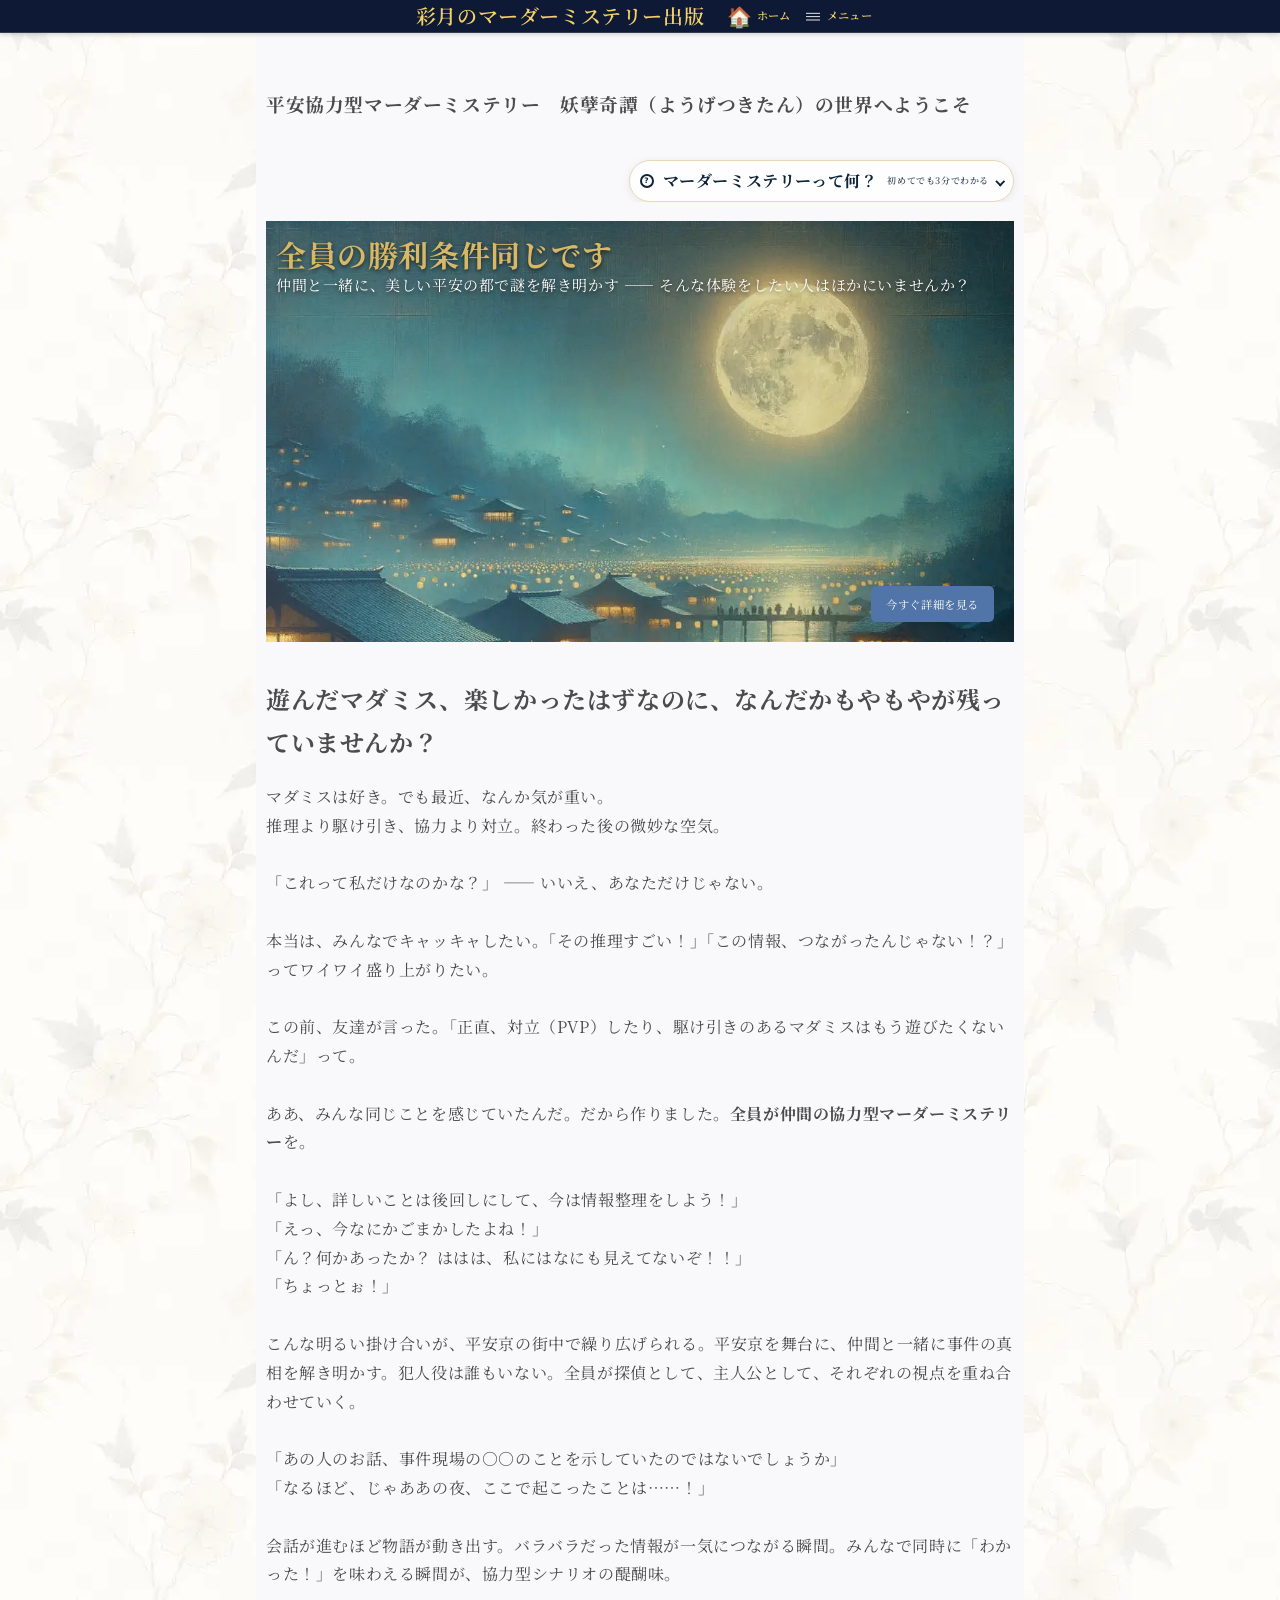
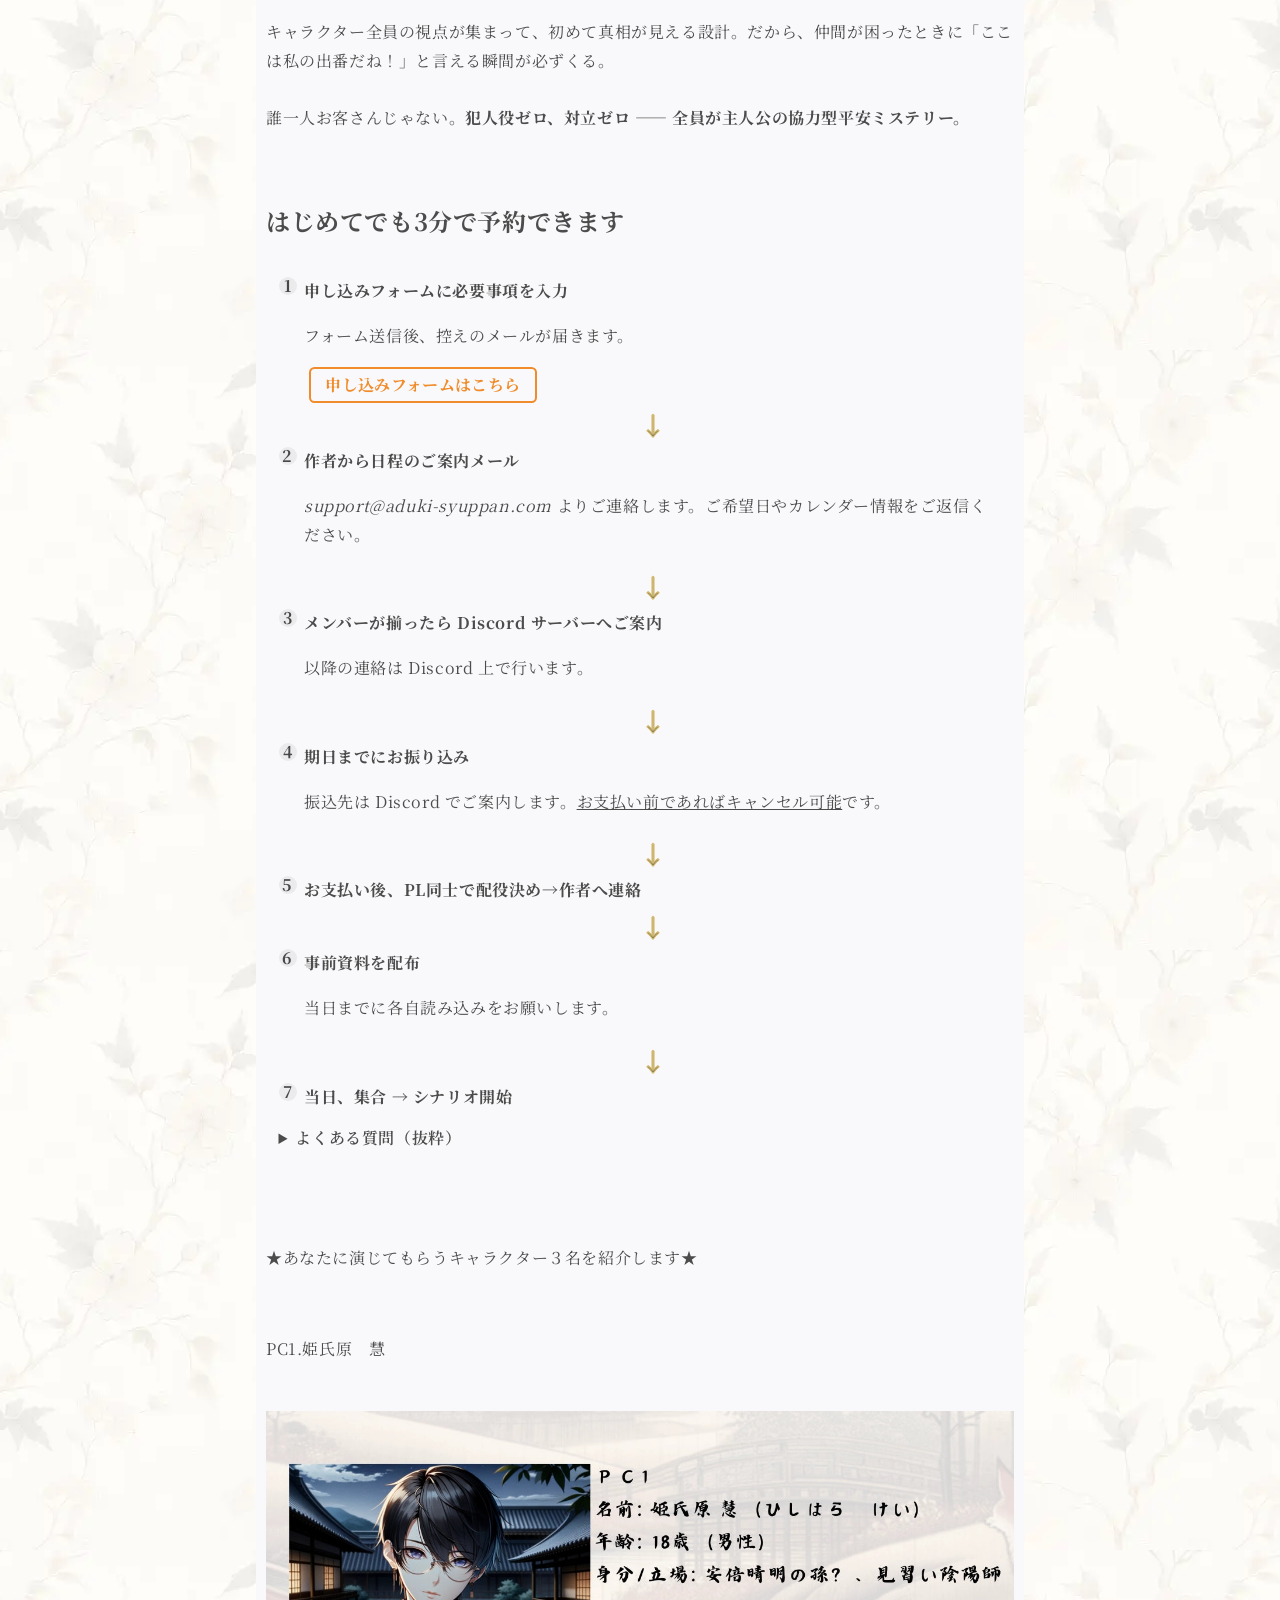
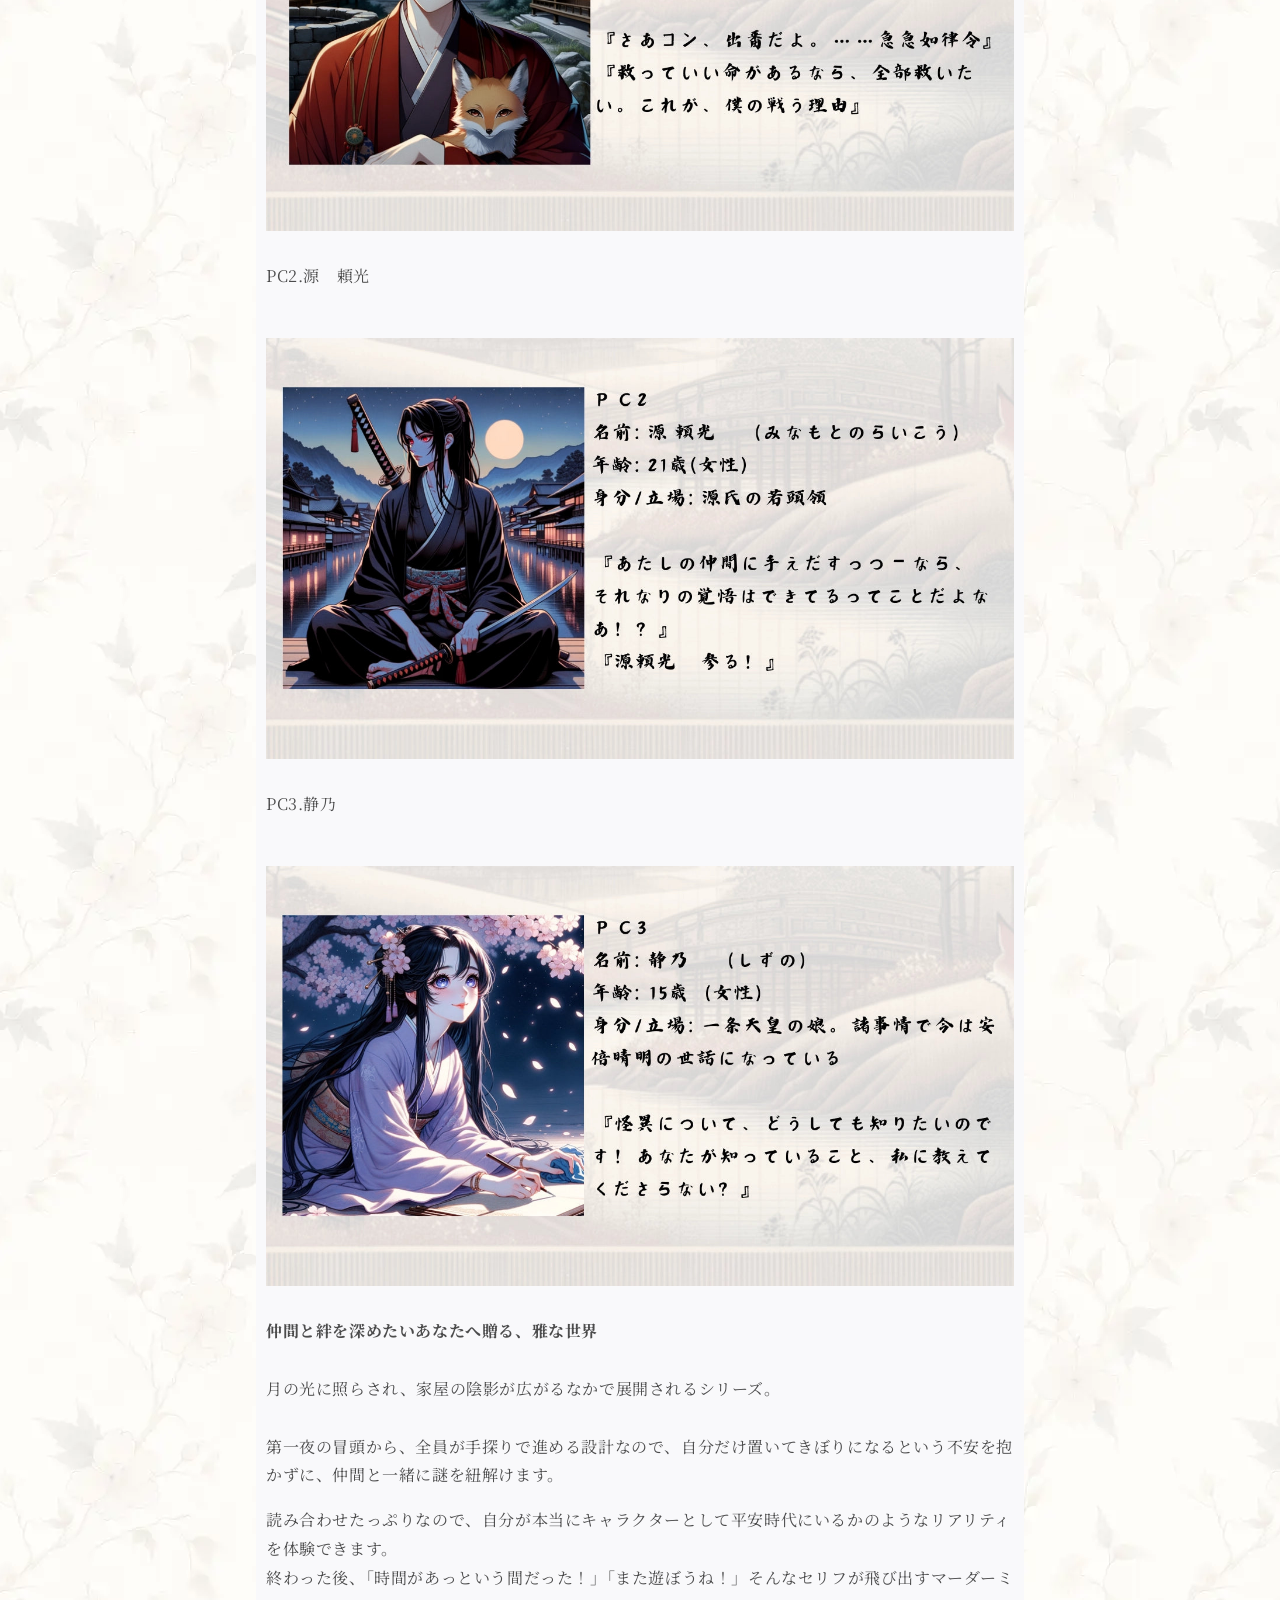
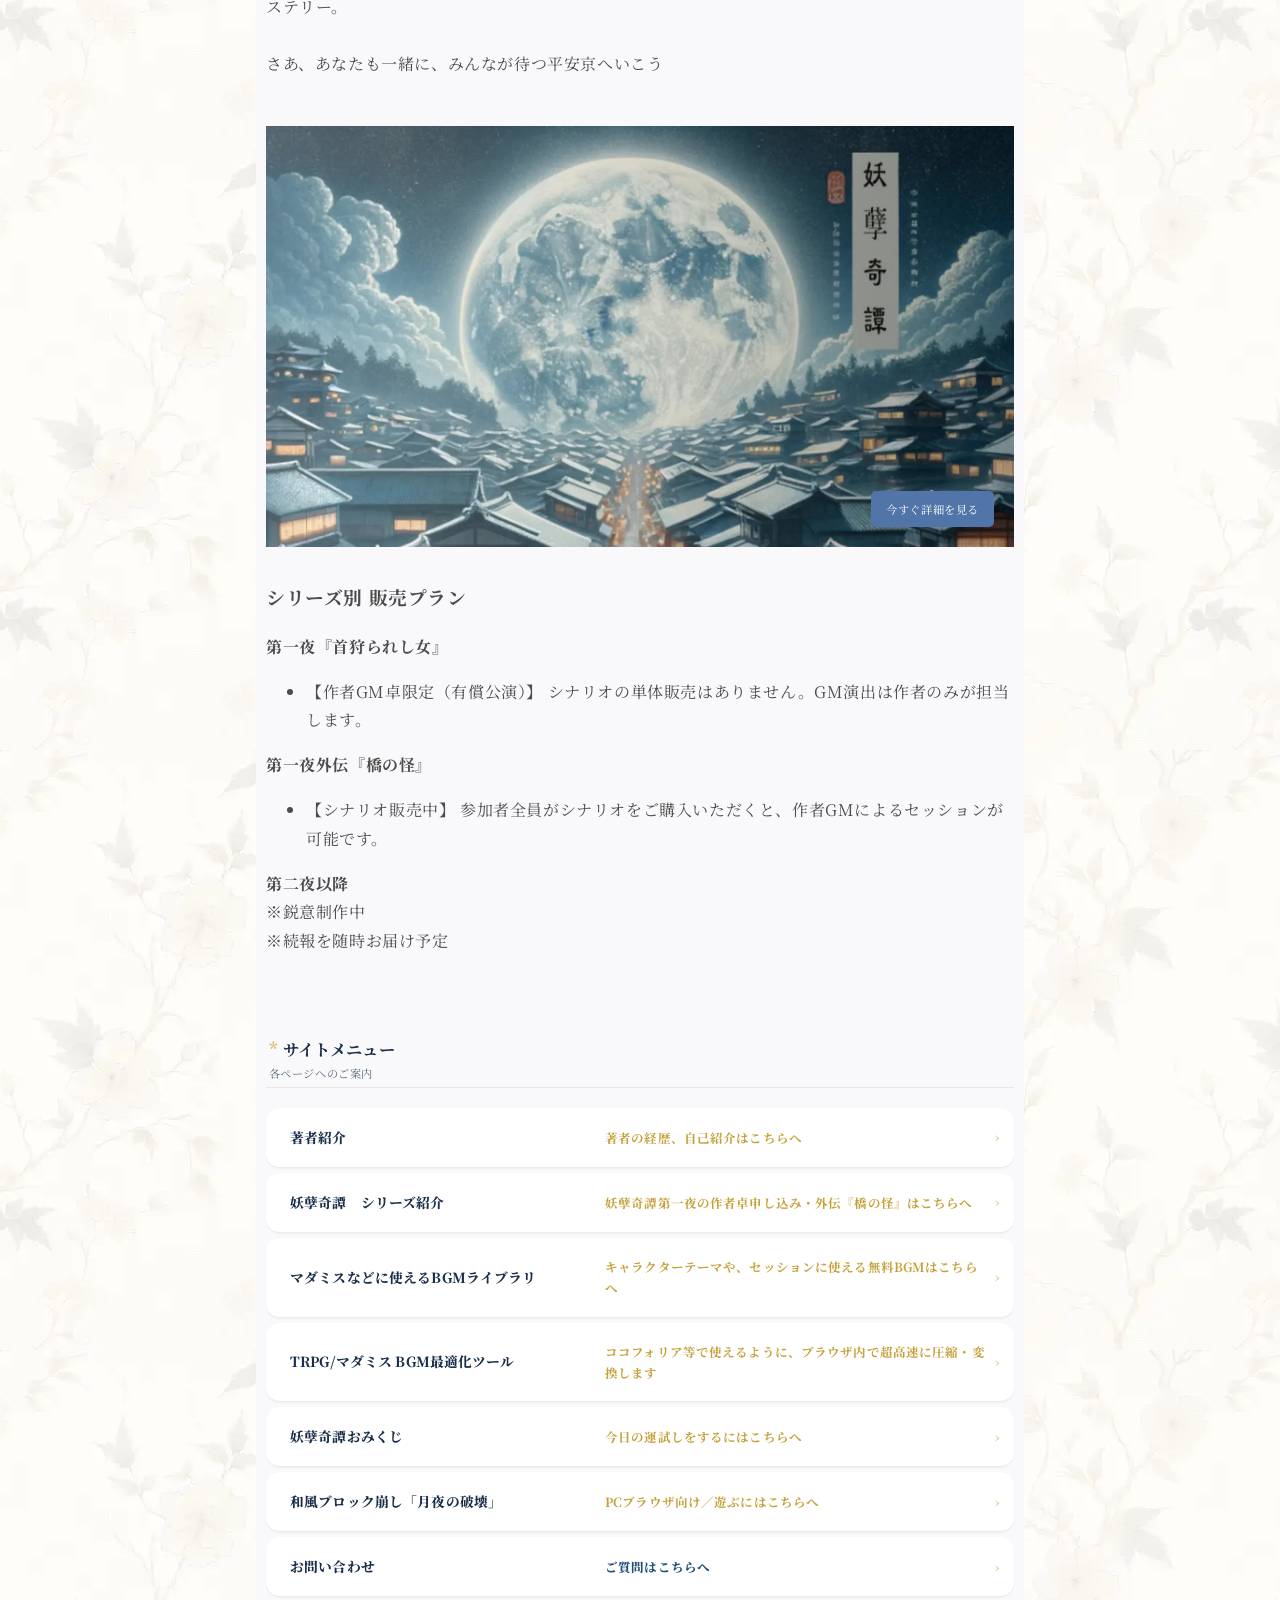
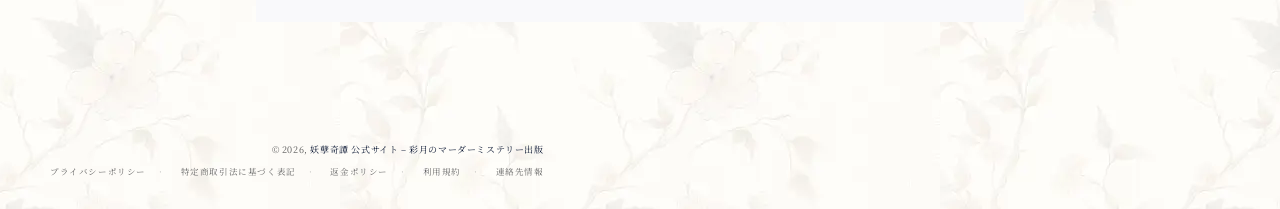
<file: index.html>
﻿<!DOCTYPE html>
<html lang="ja">
<head>
  <meta charset="utf-8">
  <meta name="viewport" content="width=device-width,initial-scale=1">
  <title>彩月のマーダーミステリー出版　『妖孽奇譚』公式ホームページ – 妖孽奇譚 公式サイト</title>
  <meta name="description" content="平安時代×マーダーミステリー『妖孽奇譚』の公式サイト。 物語と謎解きの快感を、あなたの端末で。 お知らせや特典情報も更新中。">

  <!-- OGP -->
  <meta property="og:site_name" content="妖孽奇譚 公式サイト – 彩月のマーダーミステリー出版">
  <meta property="og:url" content="https://aduki-syuppan.com/">
  <meta property="og:title" content="彩月のマーダーミステリー出版　『妖孽奇譚』公式ホームページ">
  <meta property="og:type" content="website">
  <meta property="og:description" content="平安時代×マーダーミステリー『妖孽奇譚』の公式サイト。 物語と謎解きの快感を、あなたの端末で。 お知らせや特典情報も更新中。">
  <meta property="og:image" content="https://aduki-syuppan.com/assets/images/1_hero.webp">
  <meta name="twitter:card" content="summary_large_image">

  <!-- フォント -->
  <link rel="preconnect" href="https://fonts.googleapis.com">
  <link rel="preconnect" href="https://fonts.gstatic.com" crossorigin>
  <link href="https://fonts.googleapis.com/css2?family=Noto+Serif+JP:wght@400;600;700&display=swap" rel="stylesheet">

  <!-- CSS -->
  <link rel="stylesheet" href="css/hero-heian.css?v=4">
  <link rel="stylesheet" href="css/home-single-column.css">
  <link rel="stylesheet" href="css/section-footer.css">
  <link rel="stylesheet" href="css/component-list-payment.css">
  <link rel="stylesheet" href="css/component-list-menu.css">
  <link rel="stylesheet" href="css/component-newsletter.css">

  <style>
    :root {
      --font-body-family: 'Noto Serif JP', serif;
      --font-heading-family: 'Noto Serif JP', serif;
      --font-body-scale: 1.0;
      --font-body-weight: 400;
      --font-body-style: normal;
      --font-heading-weight: 700;
      --color-foreground: 18,18,18;
      --color-background: 255,255,255;
      --color-shadow: 18,18,18;
      --color-button: 18,18,18;
      --color-button-text: 255,255,255;
      --page-width: 120rem;
      --text-boxes-radius: 0px;
      --text-boxes-shadow-horizontal-offset: 0px;
      --text-boxes-shadow-vertical-offset: 4px;
      --text-boxes-shadow-blur-radius: 5px;
      --text-boxes-shadow-opacity: 0.0;
      --spacing-sections-desktop: 0px;
      --spacing-sections-mobile: 0px;
    }
    *, *::before, *::after { box-sizing: inherit; }
    html { box-sizing: border-box; font-size: calc(var(--font-body-scale) * 62.5%); height: 100%; }
    body {
      display: grid; grid-template-rows: auto auto 1fr auto; grid-template-columns: 100%;
      min-height: 100%; margin: 0;
      font-size: 1.5rem; letter-spacing: 0.06rem;
      line-height: calc(1 + 0.8 / var(--font-body-scale));
      font-family: var(--font-body-family);
      color: rgba(var(--color-foreground), 0.75);
      background: url("assets/images/washi-texture2.webp") center/600px repeat;
    }
    @media screen and (min-width: 750px) { body { font-size: 1.6rem; } }
    @media (max-width: 768px) { body { background-size: 400px; } }

    /* 申し込みフローのスタイル */
    .bookingflow {
      --arrow-fill: #111;
      --arrow-stroke: #d8c079;
      margin: 2rem 0 3rem;
    }
    .bookingflow .section-title { margin: 0 0 1.25rem; }
    .bookingflow__box {
      border-radius: var(--text-boxes-radius);
      background: var(--color-background, #fff);
      padding: 1.25rem 1.25rem 1.5rem;
    }
    .bookingflow .flowlist { counter-reset: step; list-style: none; margin: 0 0 1.25rem; padding: 0; }
    .bookingflow .flowlist li {
      counter-increment: step; display: flex; gap: .75rem; align-items: flex-start; margin: 1rem 0; position: relative;
    }
    .bookingflow .flowlist li::before {
      content: counter(step); flex: 0 0 1.8rem; height: 1.8rem; line-height: 1.8rem; text-align: center; border-radius: 999px;
      background: rgba(var(--color-foreground), .06); font-weight: 700;
    }
    .bookingflow .flowtext { min-width: 0; }
    .bookingflow .flowtext strong { font-weight: 700; }
    .bookingflow .flow-next {
      text-align: center; margin: .35rem 0 .7rem 2.6rem; font-size: 24px; line-height: 1;
      font-weight: 900; color: var(--arrow-fill); opacity: 1; letter-spacing: .02em;
      -webkit-text-stroke: 1px var(--arrow-stroke);
      text-shadow: 0 0 0 var(--arrow-stroke), 0 1px 0 var(--arrow-stroke), 1px 0 0 var(--arrow-stroke),
        0 -1px 0 var(--arrow-stroke), -1px 0 0 var(--arrow-stroke);
    }
    .bookingflow .bookingflow__inline-btn {
      --cta: #F08C2B;
      display: inline-block; margin-left: .5rem; padding: .4em .9em;
      border: 2px solid var(--cta); border-radius: .55rem;
      background: transparent; color: var(--cta); font-weight: 700;
      text-decoration: none; line-height: 1.2; letter-spacing: .02em;
      transition: transform .08s ease, background-color .12s ease, color .12s ease;
    }
    .bookingflow .bookingflow__inline-btn:hover {
      background: var(--cta); color: #fff; transform: translateY(-1px);
    }
    .bookingflow details.faq { margin-top: 1rem; }
    .bookingflow details.faq summary { cursor: pointer; font-weight: 600; }
    @media (max-width: 640px) {
      .bookingflow .flowlist li { margin: .9rem 0; }
      .bookingflow .flow-next { font-size: 20px; margin-left: 2.4rem; }
    }

    /* フッター */
    .footer { margin-top: 75px; }
    .footer__content-bottom-wrapper { max-width: 1200px; margin: 0 auto; padding: 1rem; text-align: center; }
    .footer__copyright { font-size: .85rem; color: rgba(var(--color-foreground), .5); }
    .policies { list-style: none; padding: 0; display: flex; flex-wrap: wrap; justify-content: center; gap: .5rem; margin-top: .5rem; }
    .policies a { color: rgba(var(--color-foreground), .5); text-decoration: none; font-size: .8rem; }
    .policies a:hover { text-decoration: underline; }
    .list-payment { list-style: none; padding: 0; display: flex; justify-content: center; gap: .5rem; margin: 1rem 0; }
    .footer__payment { text-align: center; }

    /* ヒーロー画像の調整 */
    .hero-heian__main { margin: 0 auto; }
    .hero-heian__main img { width: 100%; height: auto !important; max-height: 70vh !important; object-fit: contain !important; }
    @media (max-width: 767px) { .hero-heian__main img { max-height: 55vh !important; } }
  </style>
</head>

<body class="gradient">
  <!-- ===== ヘッダー ===== -->
  <header class="header-heian" role="banner">
    <div class="header-inner">
      <a href="/" class="header-logo" aria-label="ホーム"></a>
      <div class="header-title">彩月のマーダーミステリー出版</div>
      <div class="header-actions">
        <a href="/" class="home" aria-label="ホーム">
          <span class="home-ico" aria-hidden="true">🏠</span>
          <span class="nav-label">ホーム</span>
        </a>
        <button class="burger" aria-label="メニューを開く" aria-controls="site-drawer" aria-expanded="false" type="button">
          <span class="burger-ico" aria-hidden="true">≡</span>
          <span class="nav-label">メニュー</span>
        </button>
      </div>
    </div>
    <!-- ドロワーメニュー -->
    <div class="drawer" id="site-drawer">
      <button class="drawer-close" aria-label="閉じる" type="button">✕</button>
      <nav aria-label="サイトメニュー">
        <ul class="drawer-nav">
          <li><a href="pages/about.html" class="drawer-link">著者紹介</a></li>
          <li><a href="pages/hybridbgm.html" class="drawer-link">無料BGMライブラリ</a></li>
          <li><a href="pages/audio_compress.html" class="drawer-link">BGM圧縮・最適化ツール</a></li>
          <li><a href="pages/undamesi.html" class="drawer-link">妖孽奇譚おみくじ</a></li>
          <li><a href="pages/frontpage.html" class="drawer-link">妖孽奇譚シリーズ一覧</a></li>
          <li><a href="pages/blockgame.html" class="drawer-link">和風ブロック崩し</a></li>
          <li><a href="pages/contact.html" class="drawer-link">お問い合わせ</a></li>
        </ul>
      </nav>
    </div>
  </header>

  <!-- ===== メインコンテンツ ===== -->
  <main id="MainContent" role="main">
    <section class="hs-container">

      <!-- タイトル -->
      <section class="hs-section">
        <h1>平安協力型マーダーミステリー　妖孽奇譚（ようげつきたん）の世界へようこそ</h1>
      </section>

      <!-- マーダーミステリーって何？ (折りたたみ説明) -->
      <div class="intro-explainer-row">
        <details class="bgm-terms--inline" data-mm-explainer>
          <summary class="bgm-terms__pill">
            <span class="bgm-terms__icon">?</span>
            マーダーミステリーって何？
            <span class="bgm-terms__meta">初めてでも3分でわかる</span>
          </summary>
          <div class="bgm-terms__popover">
            <button class="bgm-terms__close" type="button" aria-label="閉じる" onclick="this.closest('details').removeAttribute('open')">×</button>
            <p class="bgm-terms__digest">物語の登場人物になりきって、仲間と手がかりを読み合いながら事件の真相を解き明かす推理ゲームです。</p>
            <h4 class="mmx-sub">パート1：マーダーミステリーって何？</h4>
            <p class="mmx-p">物語の登場人物になりきって、仲間と手がかりを読み合いながら事件の真相を解き明かす推理ゲームです。映画や小説を「観る」のではなく、「体験する」感覚。自分の推理が当たったときの興奮、仲間との会話から見えてくる新しい発見が、このゲームの醍醐味です。</p>
            <h4 class="mmx-sub">パート2：協力型の特徴</h4>
            <p class="mmx-p">このシナリオは全員が同じゴールを目指す「協力型」。犯人役や裏切り者はいないので、3人で力を合わせて謎に挑めます。「これじゃない!?」「そうか、気づかなかった！」そんな会話の中で生まれる一体感。友達とおしゃべりを楽しむ感覚で安心して遊べます。</p>
            <h4 class="mmx-sub">パート3：このマーダーミステリーの遊び方</h4>
            <p class="mmx-p">Discordというオンライン通話アプリと、ココフォリアというブラウザアプリを使います。</p>
            <ol class="mmx-ol">
              <li>参加申し込み：メンバー3人を集めて申し込み。日程を決めて、お支払い</li>
              <li>準備：当日までに配られた資料PDFをあらかじめ読む</li>
              <li>当日：ルール説明のあとシナリオ開始。仲間とおしゃべりしながら、資料や新情報をもとにみんなで推理する</li>
            </ol>
            <p class="mmx-p">会話と想像力があれば、どこからでも物語の世界に飛び込めます。</p>
          </div>
        </details>
      </div>

      <!-- ヒーロー画像 -->
      <section class="hs-hero" role="banner" style="background-image:url(assets/images/5843924c0c68d8550df54a607d0733df_2000x_v_1754035098.webp.jpeg);">
        <h1 class="hs-title">全員の勝利条件同じです</h1>
        <p class="hs-lead">仲間と一緒に、美しい平安の都で謎を解き明かす —— そんな体験をしたい人はほかにいませんか？</p>
        <a href="pages/frontpage.html" class="btn-primary" aria-label="今すぐ詳細を見る">今すぐ詳細を見る</a>
      </section>

      <!-- 長文セクション：なぜ協力型？ -->
      <section class="hs-section">
        <h2>遊んだマダミス、楽しかったはずなのに、なんだかもやもやが残っていませんか？</h2>
        <p>マダミスは好き。でも最近、なんか気が重い。<br>推理より駆け引き、協力より対立。終わった後の微妙な空気。<br><br>「これって私だけなのかな？」 —— いいえ、あなただけじゃない。<br><br>本当は、みんなでキャッキャしたい。「その推理すごい！」「この情報、つながったんじゃない！？」ってワイワイ盛り上がりたい。<br><br>この前、友達が言った。「正直、対立（PVP）したり、駆け引きのあるマダミスはもう遊びたくないんだ」って。<br><br>ああ、みんな同じことを感じていたんだ。だから作りました。<strong>全員が仲間の協力型マーダーミステリー</strong>を。<br><br>「よし、詳しいことは後回しにして、今は情報整理をしよう！」<br>「えっ、今なにかごまかしたよね！」<br>「ん？何かあったか？ ははは、私にはなにも見えてないぞ！！」<br>「ちょっとぉ！」<br><br>こんな明るい掛け合いが、平安京の街中で繰り広げられる。平安京を舞台に、仲間と一緒に事件の真相を解き明かす。犯人役は誰もいない。全員が探偵として、主人公として、それぞれの視点を重ね合わせていく。<br><br>「あの人のお話、事件現場の○○のことを示していたのではないでしょうか」<br>「なるほど、じゃああの夜、ここで起こったことは……！」<br><br>会話が進むほど物語が動き出す。バラバラだった情報が一気につながる瞬間。みんなで同時に「わかった！」を味わえる瞬間が、協力型シナリオの醍醐味。<br><br>キャラクター全員の視点が集まって、初めて真相が見える設計。だから、仲間が困ったときに「ここは私の出番だね！」と言える瞬間が必ずくる。<br><br>誰一人お客さんじゃない。<strong>犯人役ゼロ、対立ゼロ —— 全員が主人公の協力型平安ミステリー。</strong></p>
      </section>

      <!-- 申し込みフロー -->
      <section class="hs-section bookingflow" id="how-to-book">
        <h2 class="section-title h2">はじめてでも3分で予約できます</h2>
        <div class="bookingflow__box">
          <ol class="flowlist">
            <li><div class="flowtext"><strong>申し込みフォームに必要事項を入力</strong><br>
              <p>フォーム送信後、控えのメールが届きます。</p>
              <a href="https://ssl.form-mailer.jp/fms/4f057064848303" class="bookingflow__inline-btn">申し込みフォームはこちら</a></div>
            </li>
            <div class="flow-next" aria-hidden="true">↓</div>
            <li><div class="flowtext"><strong>作者から日程のご案内メール</strong><br>
              <p><em>support@aduki-syuppan.com</em> よりご連絡します。ご希望日やカレンダー情報をご返信ください。</p></div>
            </li>
            <div class="flow-next" aria-hidden="true">↓</div>
            <li><div class="flowtext"><strong>メンバーが揃ったら Discord サーバーへご案内</strong><br>
              <p>以降の連絡は Discord 上で行います。</p></div>
            </li>
            <div class="flow-next" aria-hidden="true">↓</div>
            <li><div class="flowtext"><strong>期日までにお振り込み</strong><br>
              <p>振込先は Discord でご案内します。<u>お支払い前であればキャンセル可能</u>です。</p></div>
            </li>
            <div class="flow-next" aria-hidden="true">↓</div>
            <li><div class="flowtext"><strong>お支払い後、PL同士で配役決め→作者へ連絡</strong></div></li>
            <div class="flow-next" aria-hidden="true">↓</div>
            <li><div class="flowtext"><strong>事前資料を配布</strong><br>
              <p>当日までに各自読み込みをお願いします。</p></div>
            </li>
            <div class="flow-next" aria-hidden="true">↓</div>
            <li><div class="flowtext"><strong>当日、集合 → シナリオ開始</strong></div></li>
          </ol>
          <details class="faq">
            <summary>よくある質問（抜粋）</summary>
            <div style="margin-top:.5rem;">
              <p><strong>Q. 日程はどのくらい先まで予約できますか？</strong><br>空き状況に応じてご案内します。まずはフォームから希望日をご送信ください。</p>
              <p><strong>Q. メンバーがまだ揃っていません。</strong><br>申込後に募集でも大丈夫です。お支払い前まではキャンセル可能です。</p>
              <p><strong>Q. 外伝『橋の怪』を購入しました。作者GM卓を申し込みたいです。</strong><br>
                <a href="pages/contact.html">外伝『橋の怪』をご購入済みで、作者GM卓をご希望の方はこちら</a> から、フォーム項目で「作者GM申し込みについて」を選択して、お問い合わせください。</p>
            </div>
          </details>
        </div>
      </section>

      <!-- キャラクター紹介 -->
      <section class="hs-section"><p>★あなたに演じてもらうキャラクター３名を紹介します★</p></section>

      <section class="hs-section"><p>PC1.姫氏原　慧</p></section>
      <section class="hs-hero" role="banner" style="background-image:url(assets/images/1_231598a3-b666-44a0-a2aa-ffd95644ab5c_2000x_v_1754036399.webp.jpeg);"></section>

      <section class="hs-section"><p>PC2.源　頼光</p></section>
      <section class="hs-hero" role="banner" style="background-image:url(assets/images/2_1_2000x_v_1754197951.webp.jpeg);"></section>

      <section class="hs-section"><p>PC3.静乃</p></section>
      <section class="hs-hero" role="banner" style="background-image:url(assets/images/3_1_2000x_v_1754197951.webp.jpeg);"></section>

      <!-- シリーズ紹介 -->
      <section class="hs-section">
        <p><strong>仲間と絆を深めたいあなたへ贈る、雅な世界</strong><br><br>月の光に照らされ、家屋の陰影が広がるなかで展開されるシリーズ。<br><br>第一夜の冒頭から、全員が手探りで進める設計なので、自分だけ置いてきぼりになるという不安を抱かずに、仲間と一緒に謎を紐解けます。</p>
        <p>読み合わせたっぷりなので、自分が本当にキャラクターとして平安時代にいるかのようなリアリティを体験できます。<br>終わった後、「時間があっという間だった！」「また遊ぼうね！」そんなセリフが飛び出すマーダーミステリー。<br><br>さあ、あなたも一緒に、みんなが待つ平安京へいこう</p>
      </section>

      <!-- ヒーロー画像2 -->
      <section class="hs-hero" role="banner" style="background-image:url(assets/images/1_2000x_v_1754034074.webp.jpeg);">
        <a href="pages/frontpage.html" class="btn-primary" aria-label="今すぐ詳細を見る">今すぐ詳細を見る</a>
      </section>

      <!-- シリーズ別販売プラン -->
      <section class="hs-section">
        <h3>シリーズ別 販売プラン</h3>
        <p><strong>第一夜『首狩られし女』</strong></p>
        <ul><li>【作者GM卓限定（有償公演）】 シナリオの単体販売はありません。GM演出は作者のみが担当します。</li></ul>
        <p><strong>第一夜外伝『橋の怪』</strong></p>
        <ul><li>【シナリオ販売中】 参加者全員がシナリオをご購入いただくと、作者GMによるセッションが可能です。</li></ul>
        <p><strong>第二夜以降</strong><br>※鋭意制作中<br>※続報を随時お届け予定</p>
      </section>

      <section class="hs-section"></section>

      <!-- サイトメニュー -->
      <nav class="hs-menu" aria-label="サイトメニュー">
        <div class="hs-menu-heading">
          <h2 class="hs-menu-h2">
            <span class="hs-menu-symbol" aria-hidden="true">*</span>
            サイトメニュー
          </h2>
          <p class="hs-menu-note">各ページへのご案内</p>
        </div>
        <a class="hs-menu-item" href="pages/about.html">
          <span class="hs-menu-title">著者紹介</span>
          <span class="hs-menu-desc">著者の経歴、自己紹介はこちらへ</span>
          <span class="hs-menu-arrow" aria-hidden="true">›</span>
        </a>
        <a class="hs-menu-item" href="pages/frontpage.html">
          <span class="hs-menu-title">妖孽奇譚　シリーズ紹介</span>
          <span class="hs-menu-desc">妖孽奇譚第一夜の作者卓申し込み・外伝『橋の怪』はこちらへ</span>
          <span class="hs-menu-arrow" aria-hidden="true">›</span>
        </a>
        <a class="hs-menu-item" href="pages/hybridbgm.html">
          <span class="hs-menu-title">マダミスなどに使えるBGMライブラリ</span>
          <span class="hs-menu-desc">キャラクターテーマや、セッションに使える無料BGMはこちらへ</span>
          <span class="hs-menu-arrow" aria-hidden="true">›</span>
        </a>
        <a class="hs-menu-item" href="pages/audio_compress.html">
          <span class="hs-menu-title">TRPG/マダミス BGM最適化ツール</span>
          <span class="hs-menu-desc">ココフォリア等で使えるように、ブラウザ内で超高速に圧縮・変換します</span>
          <span class="hs-menu-arrow" aria-hidden="true">›</span>
        </a>
        <a class="hs-menu-item" href="pages/undamesi.html">
          <span class="hs-menu-title">妖孽奇譚おみくじ</span>
          <span class="hs-menu-desc">今日の運試しをするにはこちらへ</span>
          <span class="hs-menu-arrow" aria-hidden="true">›</span>
        </a>
        <a class="hs-menu-item" href="pages/blockgame.html">
          <span class="hs-menu-title">和風ブロック崩し「月夜の破壊」</span>
          <span class="hs-menu-desc">PCブラウザ向け／遊ぶにはこちらへ</span>
          <span class="hs-menu-arrow" aria-hidden="true">›</span>
        </a>
        <a class="hs-menu-item" href="pages/contact.html">
          <span class="hs-menu-title">お問い合わせ</span>
          <span class="hs-menu-desc">ご質問はこちらへ</span>
          <span class="hs-menu-arrow" aria-hidden="true">›</span>
        </a>
      </nav>
    </section>
  </main>

  <!-- ===== フッター ===== -->
  <footer class="footer">
    <div class="footer__content-bottom-wrapper">
      <div class="footer__copyright">
        <small>© 2026, <a href="/">妖孽奇譚 公式サイト – 彩月のマーダーミステリー出版</a></small>
        <ul class="policies">
          <li><a href="pages/privacy.html">プライバシーポリシー</a></li>
          <li><a href="pages/legal.html">特定商取引法に基づく表記</a></li>
          <li><a href="pages/refund.html">返金ポリシー</a></li>
          <li><a href="pages/terms.html">利用規約</a></li>
          <li><a href="pages/contact.html">連絡先情報</a></li>
        </ul>
      </div>
    </div>
  </footer>

  <!-- ===== ドロワーメニューのJS（Shopify不要・純粋なJS） ===== -->
  <script>
    (function(){
      const burger = document.querySelector('.burger');
      const drawer = document.getElementById('site-drawer');
      const closeBtn = document.querySelector('.drawer-close');
      if (!burger || !drawer) return;

      burger.addEventListener('click', function(){
        drawer.classList.toggle('is-open');
        burger.setAttribute('aria-expanded', drawer.classList.contains('is-open'));
      });
      closeBtn.addEventListener('click', function(){
        drawer.classList.remove('is-open');
        burger.setAttribute('aria-expanded', 'false');
      });
      // 背景クリックで閉じる
      document.addEventListener('click', function(e){
        if (drawer.classList.contains('is-open') && !drawer.contains(e.target) && !burger.contains(e.target)){
          drawer.classList.remove('is-open');
          burger.setAttribute('aria-expanded', 'false');
        }
      });
    })();
  </script>
</body>
</html>
</file>
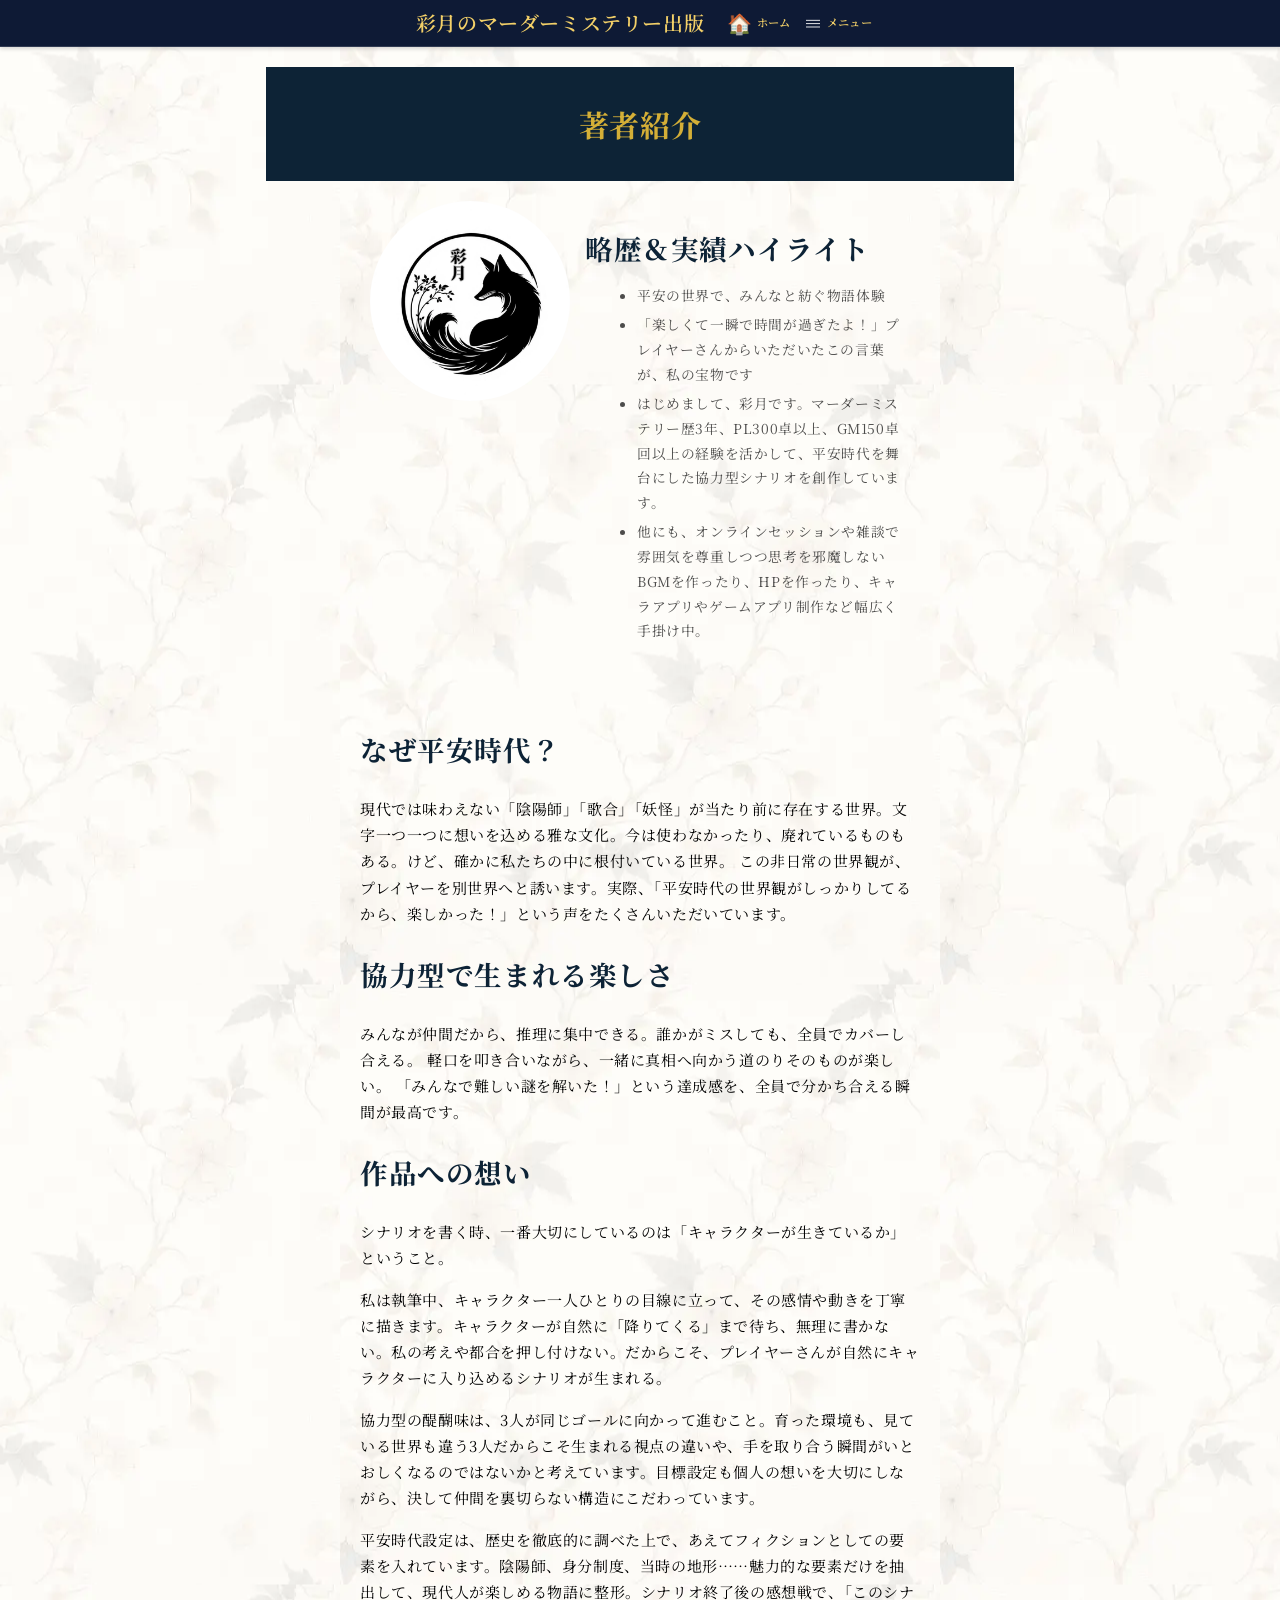
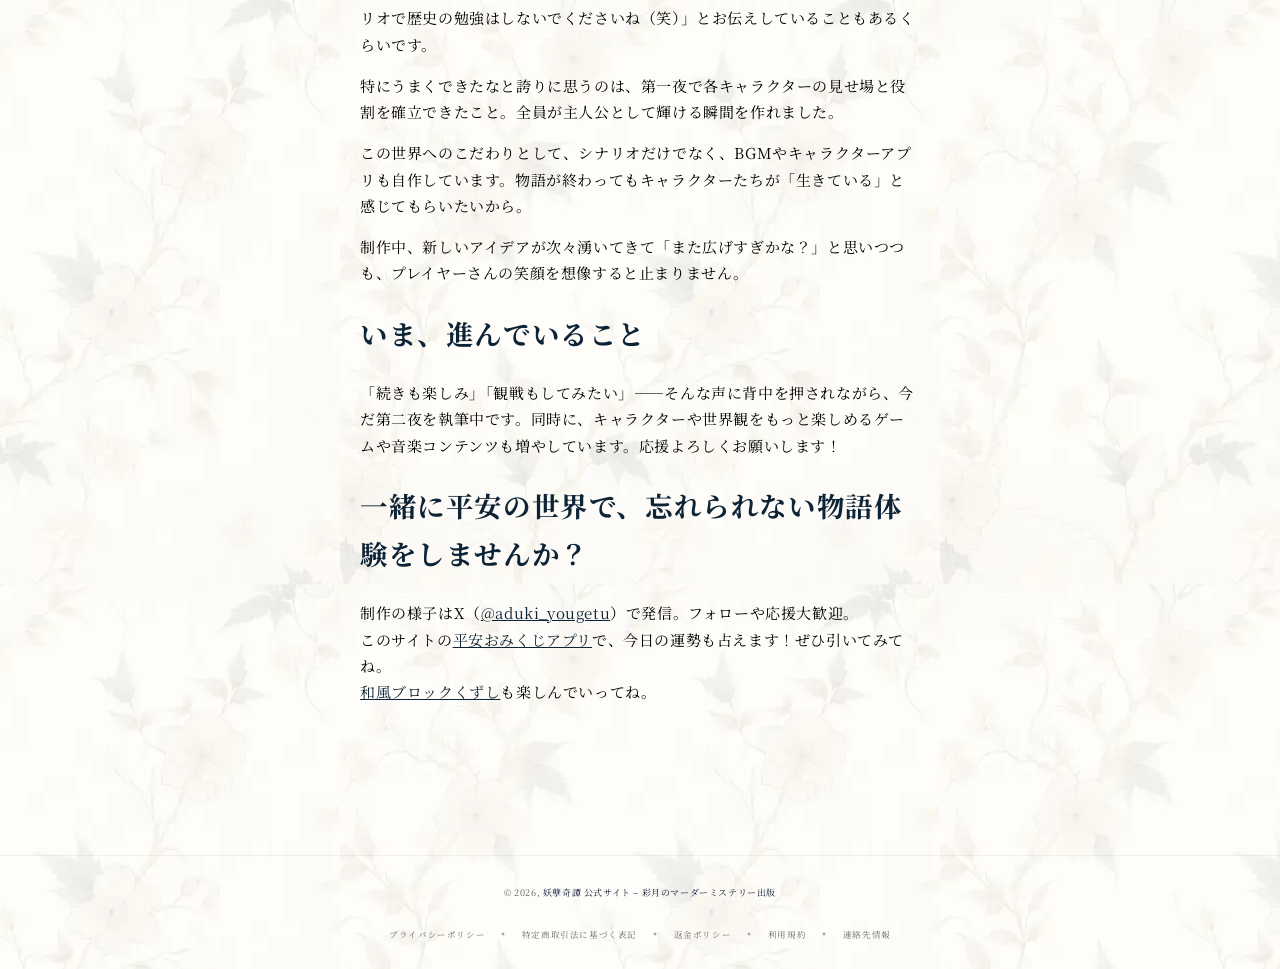
<file: pages/about.html>
﻿<!DOCTYPE html>
<html lang="ja">
<head>
  <meta charset="utf-8">
  <meta name="viewport" content="width=device-width,initial-scale=1">
  <title>著者紹介 – 妖孽奇譚 公式サイト</title>
  <meta name="description" content="マーダーミステリー『妖孽奇譚』の著者・彩月の紹介ページ。なぜ平安時代なのか、なぜ協力型なのか、作品への想いをお伝えします。">
  <link rel="preconnect" href="https://fonts.googleapis.com">
  <link rel="preconnect" href="https://fonts.gstatic.com" crossorigin>
  <link href="https://fonts.googleapis.com/css2?family=Noto+Serif+JP:wght@400;600;700&display=swap" rel="stylesheet">
  <link rel="stylesheet" href="../css/hero-heian.css?v=4">
  <link rel="stylesheet" href="../css/about.css">
  <style>
    :root {
      --font-body-family: 'Noto Serif JP', serif;
      --font-heading-family: 'Noto Serif JP', serif;
      --font-body-scale: 1.0;
      --color-foreground: 18,18,18;
      --color-background: 255,255,255;
    }
    *, *::before, *::after { box-sizing: inherit; }
    html { box-sizing: border-box; font-size: calc(var(--font-body-scale) * 62.5%); }
    body {
      min-height: 100vh; margin: 0;
      font-size: 1.5rem; letter-spacing: 0.06rem;
      line-height: calc(1 + 0.8 / var(--font-body-scale));
      font-family: var(--font-body-family);
      color: rgba(var(--color-foreground), 0.75);
      background: url("../assets/images/washi-texture2.webp") center/600px repeat;
    }
    @media screen and (min-width: 750px) { body { font-size: 1.6rem; } }
    .page-container { max-width: 768px; margin: 0 auto; padding: 2rem 1rem; }
          </style>
</head>
<body>
  <!-- ヘッダー -->
  <header class="header-heian" role="banner">
    <div class="header-inner">
      <a href="../index.html" class="header-logo" aria-label="ホーム"></a>
      <div class="header-title">彩月のマーダーミステリー出版</div>
      <div class="header-actions">
        <a href="../index.html" class="home" aria-label="ホーム">
          <span aria-hidden="true">🏠</span><span class="nav-label">ホーム</span>
        </a>
        <button class="burger" aria-label="メニューを開く" aria-controls="site-drawer" aria-expanded="false" type="button">
          <span aria-hidden="true">≡</span><span class="nav-label">メニュー</span>
        </button>
      </div>
    </div>
    <div class="drawer" id="site-drawer">
      <button class="drawer-close" aria-label="閉じる" type="button">✕</button>
      <nav aria-label="サイトメニュー">
        <ul class="drawer-nav">
          <li><a href="about.html" class="drawer-link">著者紹介</a></li>
          <li><a href="hybridbgm.html" class="drawer-link">無料BGMライブラリ</a></li>
          <li><a href="audio_compress.html" class="drawer-link">BGM圧縮・最適化ツール</a></li>
          <li><a href="undamesi.html" class="drawer-link">妖孽奇譚おみくじ</a></li>
          <li><a href="frontpage.html" class="drawer-link">妖孽奇譚シリーズ一覧</a></li>
          <li><a href="blockgame.html" class="drawer-link">和風ブロック崩し</a></li>
          <li><a href="contact.html" class="drawer-link">お問い合わせ</a></li>
        </ul>
      </nav>
    </div>
  </header>

  <main class="page-container">
    <section class="section-about">
      <div class="about-hero">
        <h1 class="about-title">著者紹介</h1>
      </div>

      <div class="about-intro-block">
        <div class="intro-image">
          <img src="../assets/images/myicon.webp" alt="著者 彩月">
        </div>
        <div class="intro-list">
          <h2>略歴＆実績ハイライト</h2>
          <ul>
            <li>平安の世界で、みんなと紡ぐ物語体験</li>
            <li>「楽しくて一瞬で時間が過ぎたよ！」プレイヤーさんからいただいたこの言葉が、私の宝物です</li>
            <li>はじめまして、彩月です。マーダーミステリー歴3年、PL300卓以上、GM150卓回以上の経験を活かして、平安時代を舞台にした協力型シナリオを創作しています。</li>
            <li>他にも、オンラインセッションや雑談で雰囲気を尊重しつつ思考を邪魔しないBGMを作ったり、HPを作ったり、キャラアプリやゲームアプリ制作など幅広く手掛け中。</li>
          </ul>
        </div>
      </div>

      <div class="about-content">
        <div class="about-text">
          <h2>なぜ平安時代？</h2>
          <p>現代では味わえない「陰陽師」「歌合」「妖怪」が当たり前に存在する世界。文字一つ一つに想いを込める雅な文化。今は使わなかったり、廃れているものもある。けど、確かに私たちの中に根付いている世界。
          この非日常の世界観が、プレイヤーを別世界へと誘います。実際、「平安時代の世界観がしっかりしてるから、楽しかった！」という声をたくさんいただいています。</p>

          <h2>協力型で生まれる楽しさ</h2>
          <p>みんなが仲間だから、推理に集中できる。誰かがミスしても、全員でカバーし合える。
          軽口を叩き合いながら、一緒に真相へ向かう道のりそのものが楽しい。
          「みんなで難しい謎を解いた！」という達成感を、全員で分かち合える瞬間が最高です。</p>

          <h2>作品への想い</h2>
          <p>シナリオを書く時、一番大切にしているのは「キャラクターが生きているか」ということ。</p>
          <p>私は執筆中、キャラクター一人ひとりの目線に立って、その感情や動きを丁寧に描きます。キャラクターが自然に「降りてくる」まで待ち、無理に書かない。私の考えや都合を押し付けない。だからこそ、プレイヤーさんが自然にキャラクターに入り込めるシナリオが生まれる。</p>
          <p>協力型の醍醐味は、3人が同じゴールに向かって進むこと。育った環境も、見ている世界も違う3人だからこそ生まれる視点の違いや、手を取り合う瞬間がいとおしくなるのではないかと考えています。目標設定も個人の想いを大切にしながら、決して仲間を裏切らない構造にこだわっています。</p>
          <p>平安時代設定は、歴史を徹底的に調べた上で、あえてフィクションとしての要素を入れています。陰陽師、身分制度、当時の地形……魅力的な要素だけを抽出して、現代人が楽しめる物語に整形。シナリオ終了後の感想戦で、「このシナリオで歴史の勉強はしないでくださいね（笑）」とお伝えしていることもあるくらいです。</p>
          <p>特にうまくできたなと誇りに思うのは、第一夜で各キャラクターの見せ場と役割を確立できたこと。全員が主人公として輝ける瞬間を作れました。</p>
          <p>この世界へのこだわりとして、シナリオだけでなく、BGMやキャラクターアプリも自作しています。物語が終わってもキャラクターたちが「生きている」と感じてもらいたいから。</p>
          <p>制作中、新しいアイデアが次々湧いてきて「また広げすぎかな？」と思いつつも、プレイヤーさんの笑顔を想像すると止まりません。</p>

          <h2>いま、進んでいること</h2>
          <p>「続きも楽しみ」「観戦もしてみたい」――そんな声に背中を押されながら、今だ第二夜を執筆中です。同時に、キャラクターや世界観をもっと楽しめるゲームや音楽コンテンツも増やしています。応援よろしくお願いします！</p>

          <h2>一緒に平安の世界で、忘れられない物語体験をしませんか？</h2>
          <p>制作の様子はX（<a href="https://x.com/aduki_yougetu" target="_blank" rel="noopener">@aduki_yougetu</a>）で発信。フォローや応援大歓迎。<br>
          このサイトの<a href="undamesi.html">平安おみくじアプリ</a>で、今日の運勢も占えます！ぜひ引いてみてね。<br>
          <a href="blockgame.html">和風ブロックくずし</a>も楽しんでいってね。</p>
        </div>
      </div>
    </section>
  </main>

  <footer class="footer">
    <div class="footer__content-bottom-wrapper">
      <div class="footer__copyright">
        <small>© 2026, <a href="../index.html">妖孽奇譚 公式サイト – 彩月のマーダーミステリー出版</a></small>
        <ul class="policies">
          <li><a href="privacy.html">プライバシーポリシー</a></li>
          <li><a href="legal.html">特定商取引法に基づく表記</a></li>
          <li><a href="refund.html">返金ポリシー</a></li>
          <li><a href="terms.html">利用規約</a></li>
          <li><a href="contact.html">連絡先情報</a></li>
        </ul>
      </div>
    </div>
  </footer>

  <script>
    (function(){
      const burger = document.querySelector('.burger');
      const drawer = document.getElementById('site-drawer');
      const closeBtn = document.querySelector('.drawer-close');
      if (!burger || !drawer) return;
      burger.addEventListener('click', function(){ drawer.classList.toggle('is-open'); burger.setAttribute('aria-expanded', drawer.classList.contains('is-open')); });
      closeBtn.addEventListener('click', function(){ drawer.classList.remove('is-open'); burger.setAttribute('aria-expanded', 'false'); });
      document.addEventListener('click', function(e){ if (drawer.classList.contains('is-open') && !drawer.contains(e.target) && !burger.contains(e.target)){ drawer.classList.remove('is-open'); burger.setAttribute('aria-expanded', 'false'); }});
    })();
  </script>
</body>
</html>
</file>
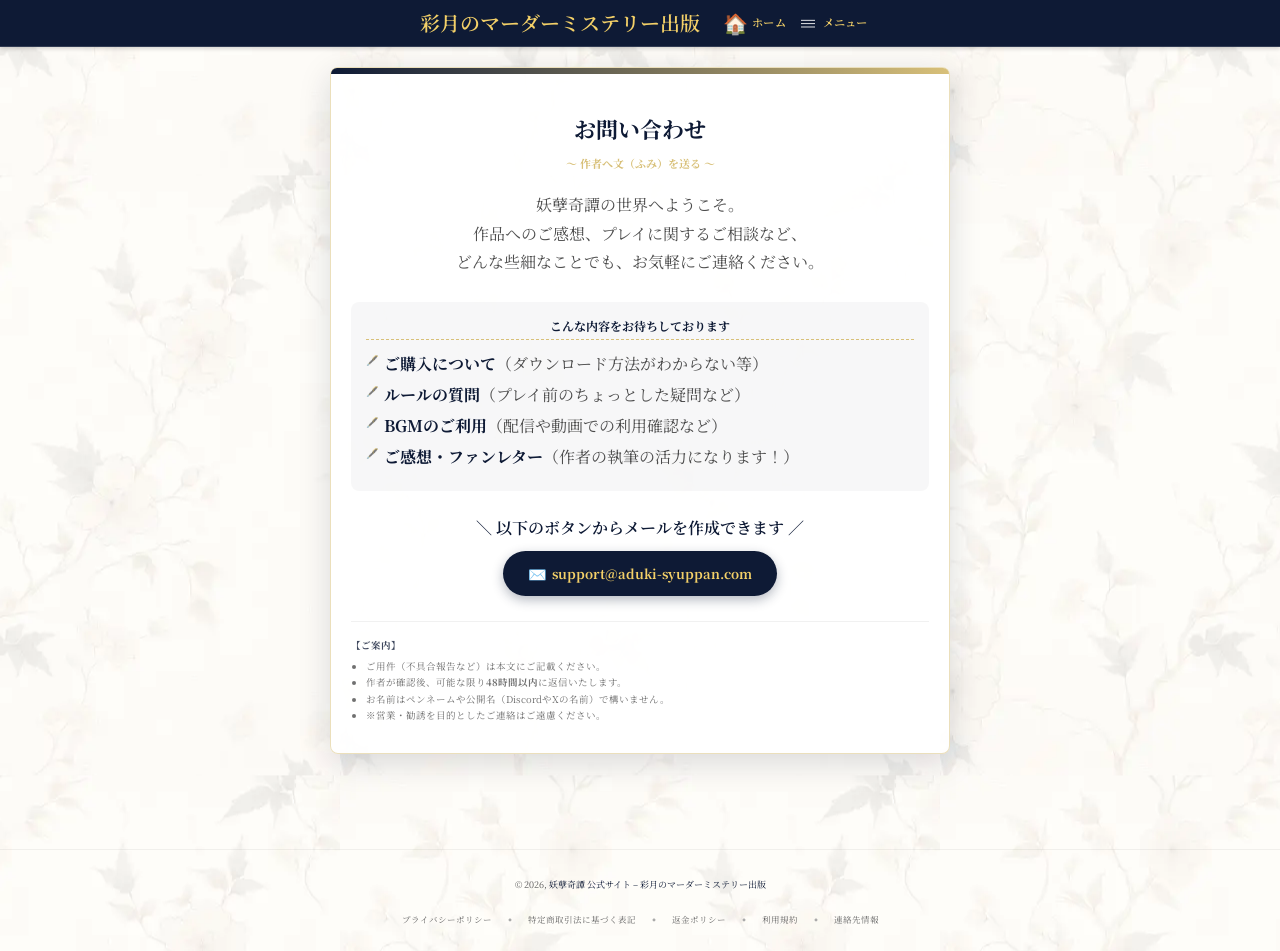
<file: pages/contact.html>
﻿<!DOCTYPE html>
<html lang="ja">
<head>
  <meta charset="utf-8">
  <meta name="viewport" content="width=device-width,initial-scale=1">
  <title>お問い合わせ – 妖孽奇譚 公式サイト</title>
  <meta name="description" content="妖孽奇譚に関するお問い合わせフォーム。ご購入、ライセンス、作者GM卓、不具合報告などお気軽にどうぞ。">
  <link rel="preconnect" href="https://fonts.googleapis.com">
  <link rel="preconnect" href="https://fonts.gstatic.com" crossorigin>
  <link href="https://fonts.googleapis.com/css2?family=Noto+Serif+JP:wght@400;600;700&display=swap" rel="stylesheet">
  <link rel="stylesheet" href="../css/hero-heian.css?v=4">
  <style>
    :root { --font-body-family: 'Noto Serif JP', serif; --color-foreground: 18,18,18; --font-body-scale: 1.0; }
    *, *::before, *::after { box-sizing: inherit; }
    html { box-sizing: border-box; font-size: calc(var(--font-body-scale) * 62.5%); }
    body { min-height: 100vh; margin: 0; font-size: 1.5rem; font-family: var(--font-body-family);
      color: rgba(var(--color-foreground), 0.75);
      background: url("../assets/images/washi-texture2.webp") center/600px repeat; }
    @media screen and (min-width: 750px) { body { font-size: 1.6rem; } }
    .page-container { max-width: 640px; margin: 0 auto; padding: 2rem 1rem; }
    .letter-card {
      background: rgba(255, 255, 255, 0.95);
      border-radius: 8px; padding: 3rem 2rem;
      box-shadow: 0 8px 32px rgba(14, 26, 53, 0.15);
      border: 1px solid rgba(216, 192, 121, 0.5);
      position: relative;
    }
    .letter-card::before {
      content: ""; position: absolute; top: 0; left: 0; right: 0; height: 6px;
      background: linear-gradient(90deg, #0e1a35, #d8c079);
      border-radius: 8px 8px 0 0;
    }
    .contact-title {
      font-size: clamp(1.8rem, 4vw, 2.2rem);
      color: #0e1a35; text-align: center; margin-bottom: 0.5rem;
    }
    .contact-subtitle {
      text-align: center; color: #d8c079; font-weight: 700; margin-bottom: 2rem; font-size: 1.1rem;
    }
    .contact-greeting {
      line-height: 1.8; text-align: center; margin-bottom: 2.5rem;
    }
    .contact-topics {
      background: rgba(14, 26, 53, 0.03);
      padding: 1.5rem; border-radius: 8px; margin-bottom: 2.5rem;
    }
    .contact-topics h3 { font-size: 1.2rem; color: #0e1a35; margin-top: 0; border-bottom: 1px dashed #d8c079; padding-bottom: 0.5rem; text-align: center; }
    .topic-list { list-style: none; padding: 0; margin: 1rem 0 0 0; }
    .topic-list li { margin: 0.8rem 0; padding-left: 1.8rem; position: relative; }
    .topic-list li::before { content: "🖋️"; position: absolute; left: 0; top: 0; font-size: 1rem; }
    .topic-list strong { color: #0e1a35; }
    
    .cta-area { text-align: center; margin-bottom: 2.5rem; }
    .mail-btn {
      display: inline-flex; align-items: center; justify-content: center; gap: 0.5rem;
      background: #0e1a35; color: #f3d068; text-decoration: none;
      padding: 1.2rem 2.5rem; border-radius: 50px; font-weight: 700; font-size: 1.3rem;
      transition: all 0.3s; box-shadow: 0 4px 12px rgba(14, 26, 53, 0.3);
    }
    .mail-btn:hover {
      background: #d8c079; color: #0e1a35; transform: translateY(-3px); box-shadow: 0 6px 16px rgba(14, 26, 53, 0.4);
    }
    .mail-address-text {
      margin-top: 1.5rem; font-size: 1.1rem; color: #555;
    }
    .mail-address-text strong { color: #0e1a35; user-select: all; border-bottom: 2px solid #d8c079; padding-bottom: 2px; }
    
    .contact-notes { font-size: 0.95rem; opacity: 0.8; line-height: 1.7; border-top: 1px solid #eee; padding-top: 1.5rem; }
    .contact-notes h4 { margin: 0 0 0.5rem 0; color: #0e1a35; }
    .contact-notes ul { padding-left: 1.5rem; margin: 0; }
  </style>
</head>
<body>
  <header class="header-heian" role="banner">
    <div class="header-inner">
      <a href="../index.html" class="header-logo"></a>
      <div class="header-title">彩月のマーダーミステリー出版</div>
      <div class="header-actions">
        <a href="../index.html"><span aria-hidden="true">🏠</span><span class="nav-label">ホーム</span></a>
        <button class="burger" aria-label="メニューを開く" aria-controls="site-drawer" aria-expanded="false" type="button">
          <span aria-hidden="true">≡</span><span class="nav-label">メニュー</span>
        </button>
      </div>
    </div>
    <div class="drawer" id="site-drawer">
      <button class="drawer-close" aria-label="閉じる" type="button">✕</button>
      <nav><ul class="drawer-nav">
        <li><a href="about.html" class="drawer-link">著者紹介</a></li>
        <li><a href="hybridbgm.html" class="drawer-link">無料BGMライブラリ</a></li>
          <li><a href="audio_compress.html" class="drawer-link">BGM圧縮・最適化ツール</a></li>
        <li><a href="undamesi.html" class="drawer-link">妖孽奇譚おみくじ</a></li>
        <li><a href="frontpage.html" class="drawer-link">妖孽奇譚シリーズ一覧</a></li>
        <li><a href="blockgame.html" class="drawer-link">和風ブロック崩し</a></li>
        <li><a href="contact.html" class="drawer-link">お問い合わせ</a></li>
      </ul></nav>
    </div>
  </header>

  <main class="page-container">
    <div class="letter-card">
      <h1 class="contact-title">お問い合わせ</h1>
      <p class="contact-subtitle">〜 作者へ文（ふみ）を送る 〜</p>
      
      <p class="contact-greeting">
        妖孽奇譚の世界へようこそ。<br>
        作品へのご感想、プレイに関するご相談など、<br>
        どんな些細なことでも、お気軽にご連絡ください。
      </p>

      <div class="contact-topics">
        <h3>こんな内容をお待ちしております</h3>
        <ul class="topic-list">
          <li><strong>ご購入について</strong>（ダウンロード方法がわからない等）</li>
          <li><strong>ルールの質問</strong>（プレイ前のちょっとした疑問など）</li>
          <li><strong>BGMのご利用</strong>（配信や動画での利用確認など）</li>
          <li><strong>ご感想・ファンレター</strong>（作者の執筆の活力になります！）</li>
        </ul>
      </div>

      <div class="cta-area">
        <p style="margin-bottom: 1.2rem; font-weight: 600; color: #0e1a35;">＼ 以下のボタンからメールを作成できます ／</p>
        <a href="mailto:support@aduki-syuppan.com" class="mail-btn">
          <span style="font-size: 1.5rem;">✉️</span> support@aduki-syuppan.com
        </a>
      </div>

      <div class="contact-notes">
        <h4>【ご案内】</h4>
        <ul>
          <li>ご用件（不具合報告など）は本文にご記載ください。</li>
          <li>作者が確認後、可能な限り<strong>48時間以内</strong>に返信いたします。</li>
          <li>お名前はペンネームや公開名（DiscordやXの名前）で構いません。</li>
          <li>※営業・勧誘を目的としたご連絡はご遠慮ください。</li>
        </ul>
      </div>
    </div>
  </main>

  <footer class="footer">
    <div class="footer__content-bottom-wrapper">
      <div class="footer__copyright">
        <small>© 2026, <a href="../index.html">妖孽奇譚 公式サイト – 彩月のマーダーミステリー出版</a></small>
        <ul class="policies">
          <li><a href="privacy.html">プライバシーポリシー</a></li>
          <li><a href="legal.html">特定商取引法に基づく表記</a></li>
          <li><a href="refund.html">返金ポリシー</a></li>
          <li><a href="terms.html">利用規約</a></li>
          <li><a href="contact.html">連絡先情報</a></li>
        </ul>
      </div>
    </div>
  </footer>
  <script>
    (function(){
      const burger = document.querySelector('.burger'), drawer = document.getElementById('site-drawer'), closeBtn = document.querySelector('.drawer-close');
      if (!burger || !drawer) return;
      burger.addEventListener('click', function(){ drawer.classList.toggle('is-open'); burger.setAttribute('aria-expanded', drawer.classList.contains('is-open')); });
      closeBtn.addEventListener('click', function(){ drawer.classList.remove('is-open'); burger.setAttribute('aria-expanded', 'false'); });
      document.addEventListener('click', function(e){ if(drawer.classList.contains('is-open')&&!drawer.contains(e.target)&&!burger.contains(e.target)){drawer.classList.remove('is-open');burger.setAttribute('aria-expanded','false');}});
    })();
  </script>
</body>
</html>
</file>
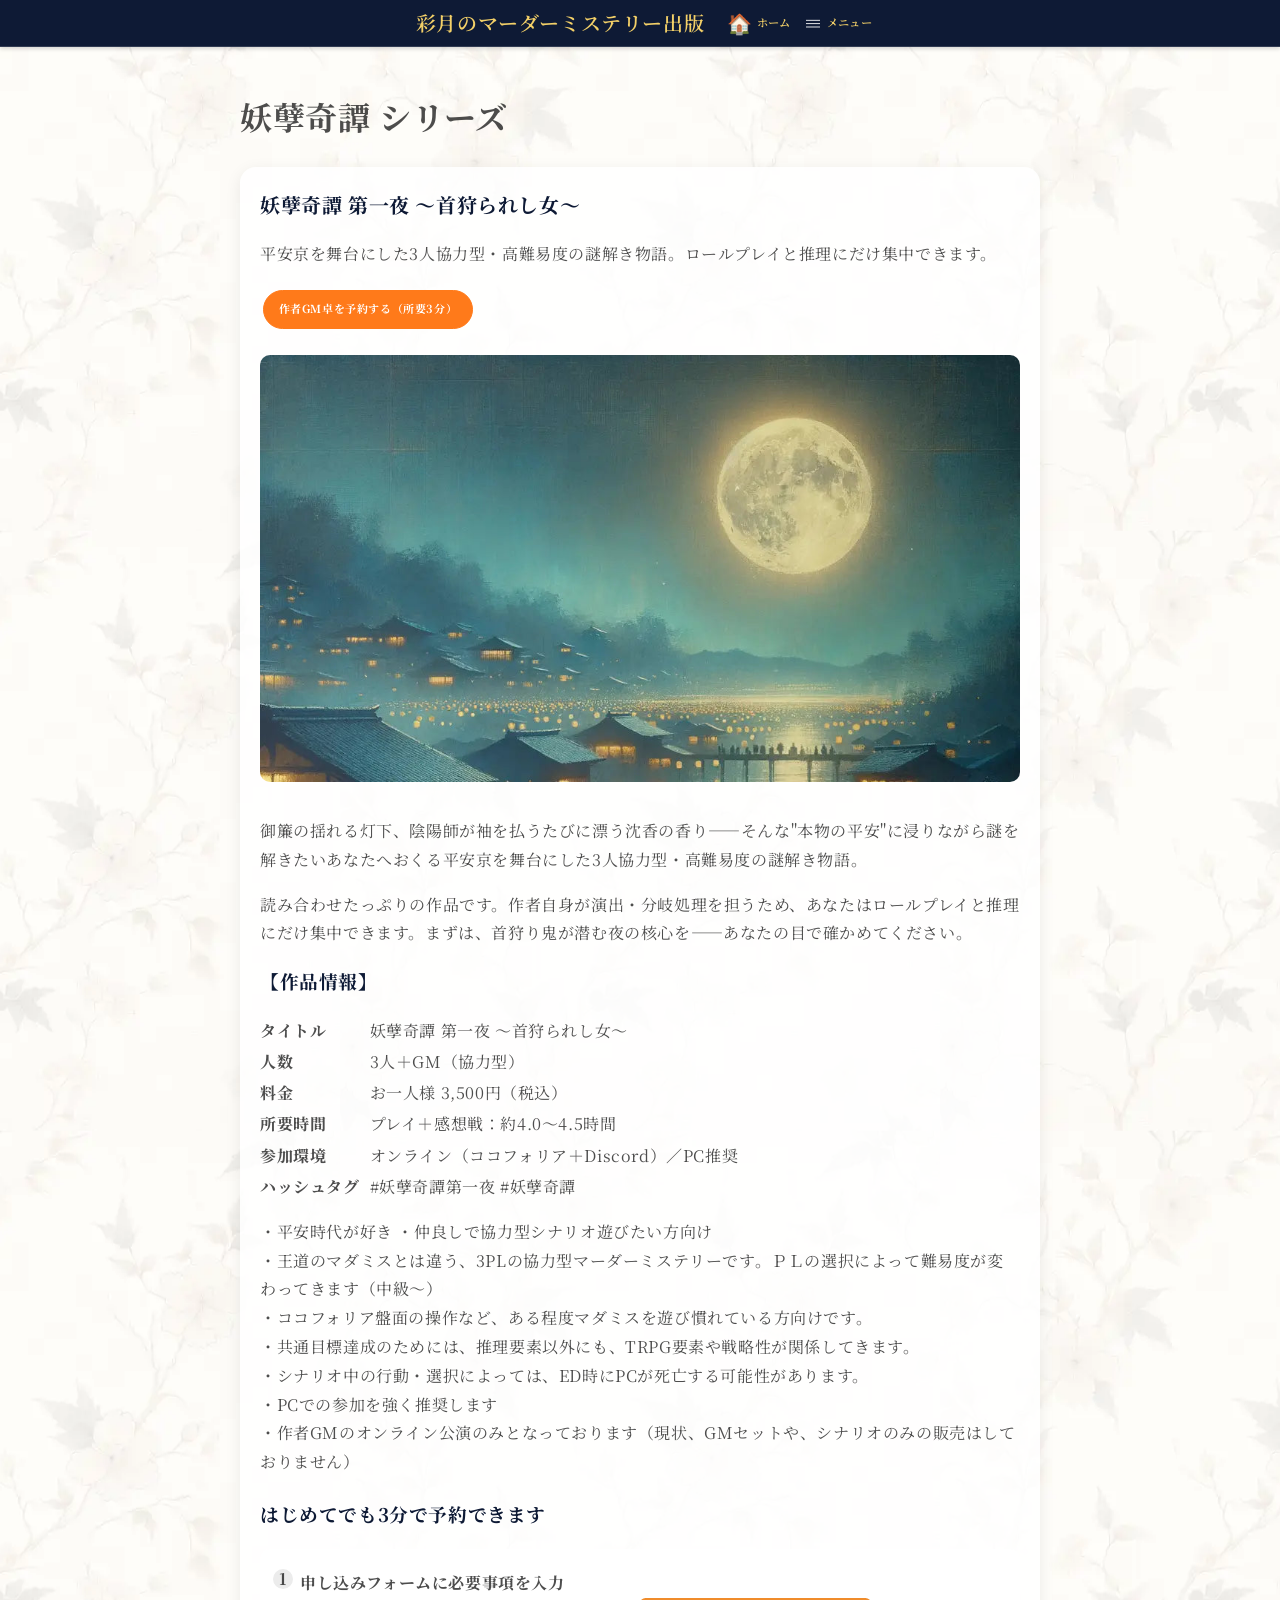
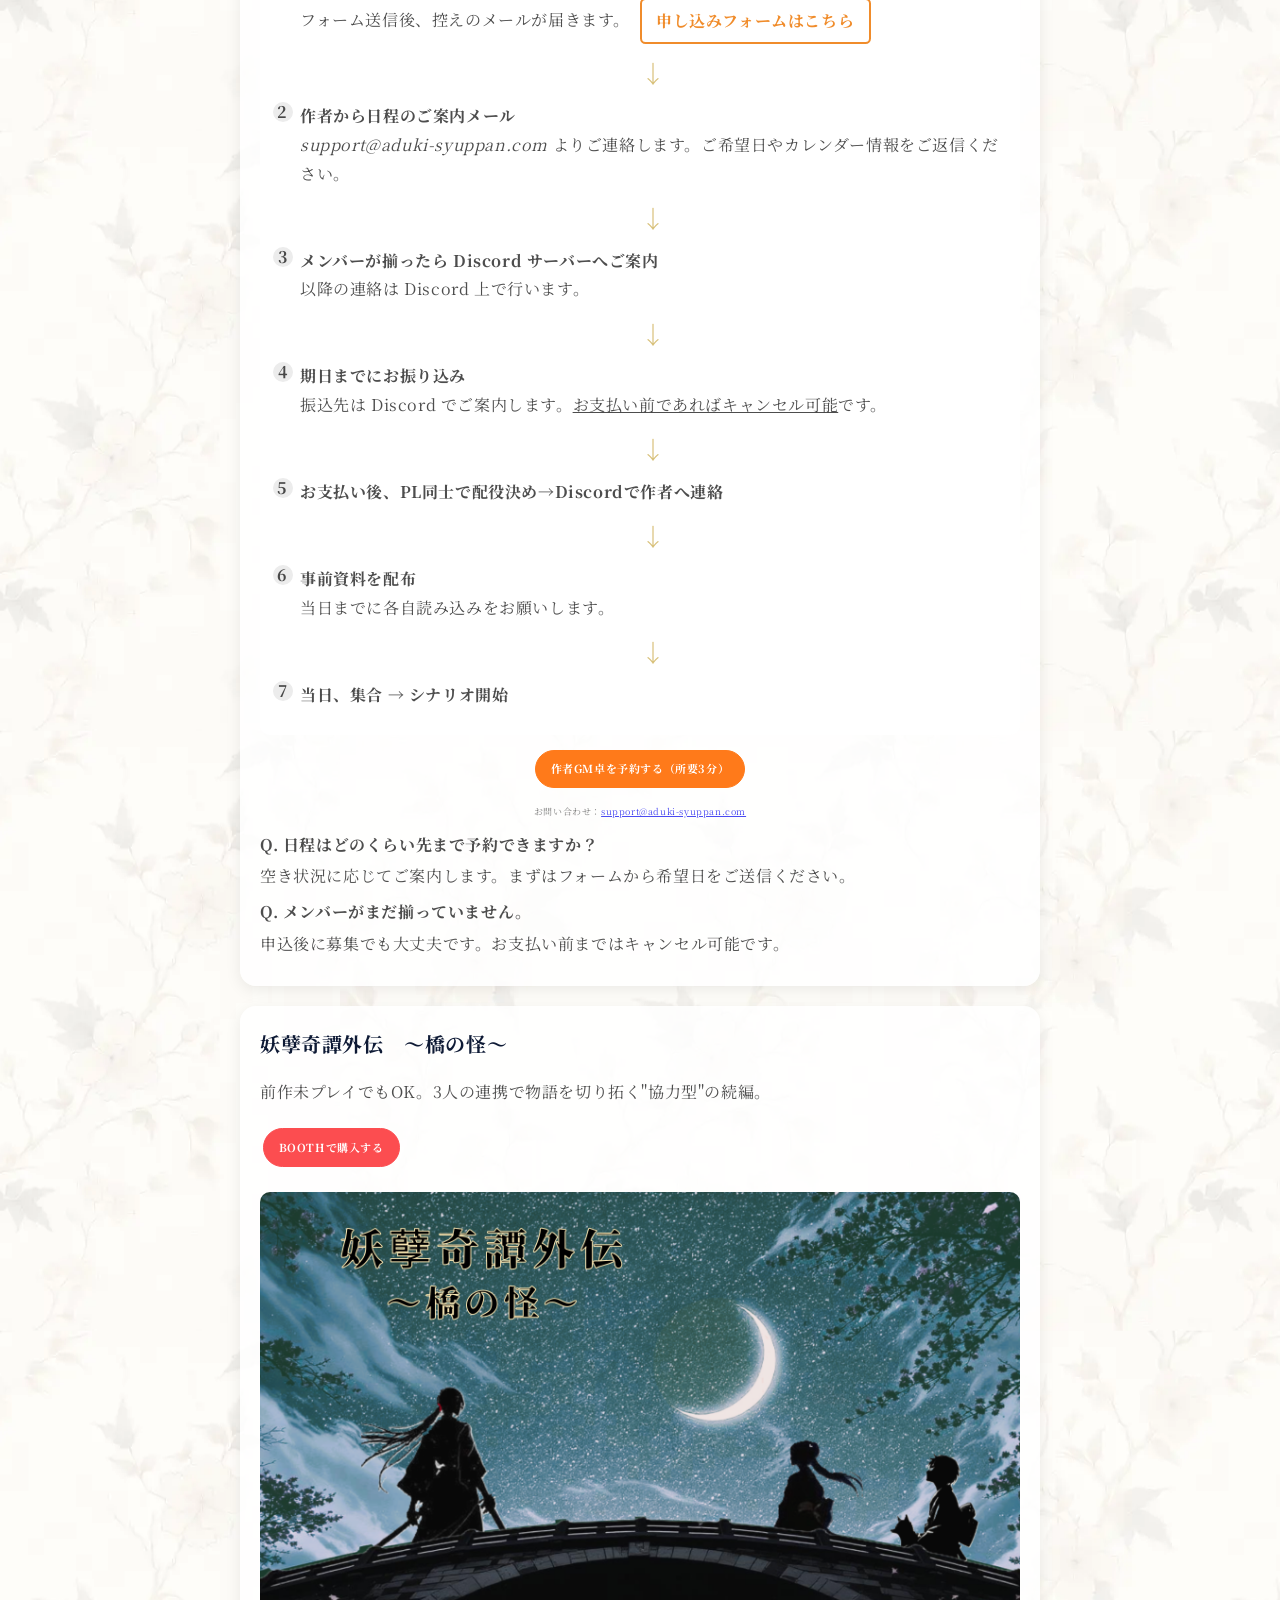
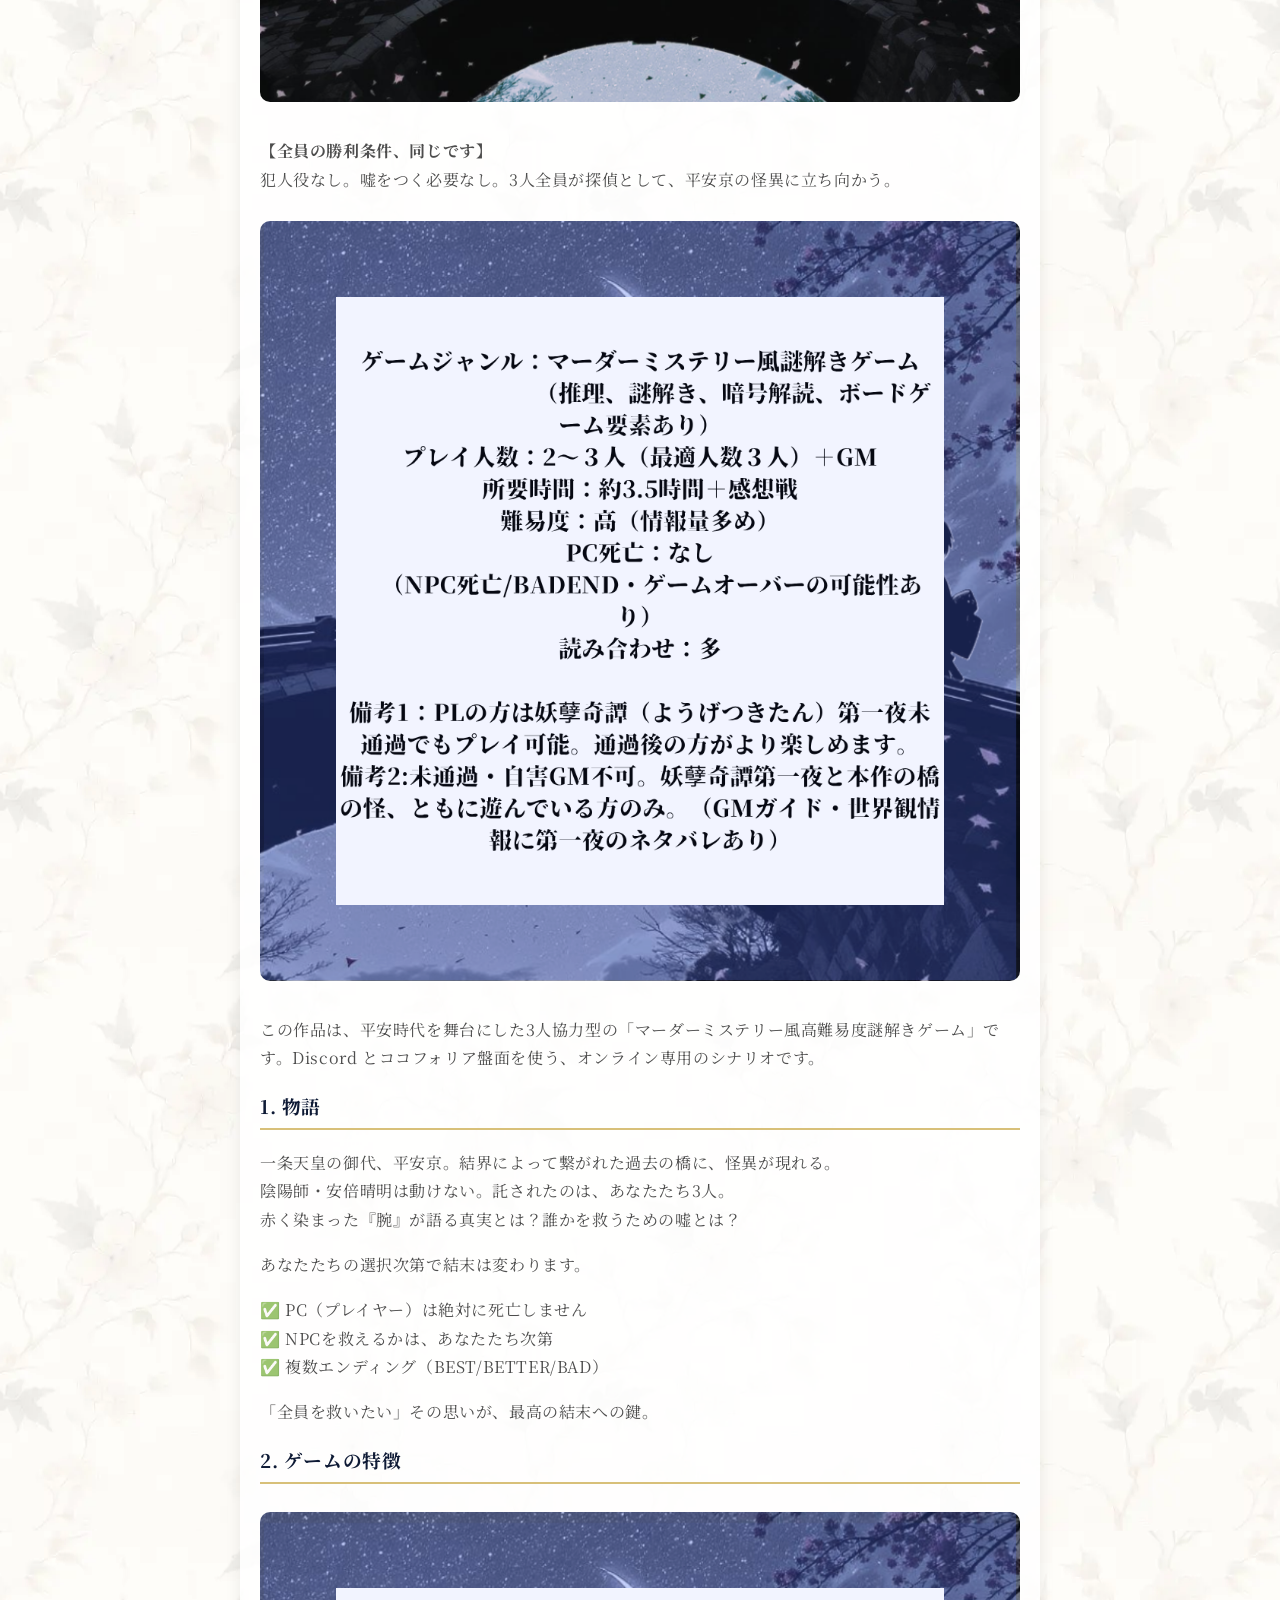
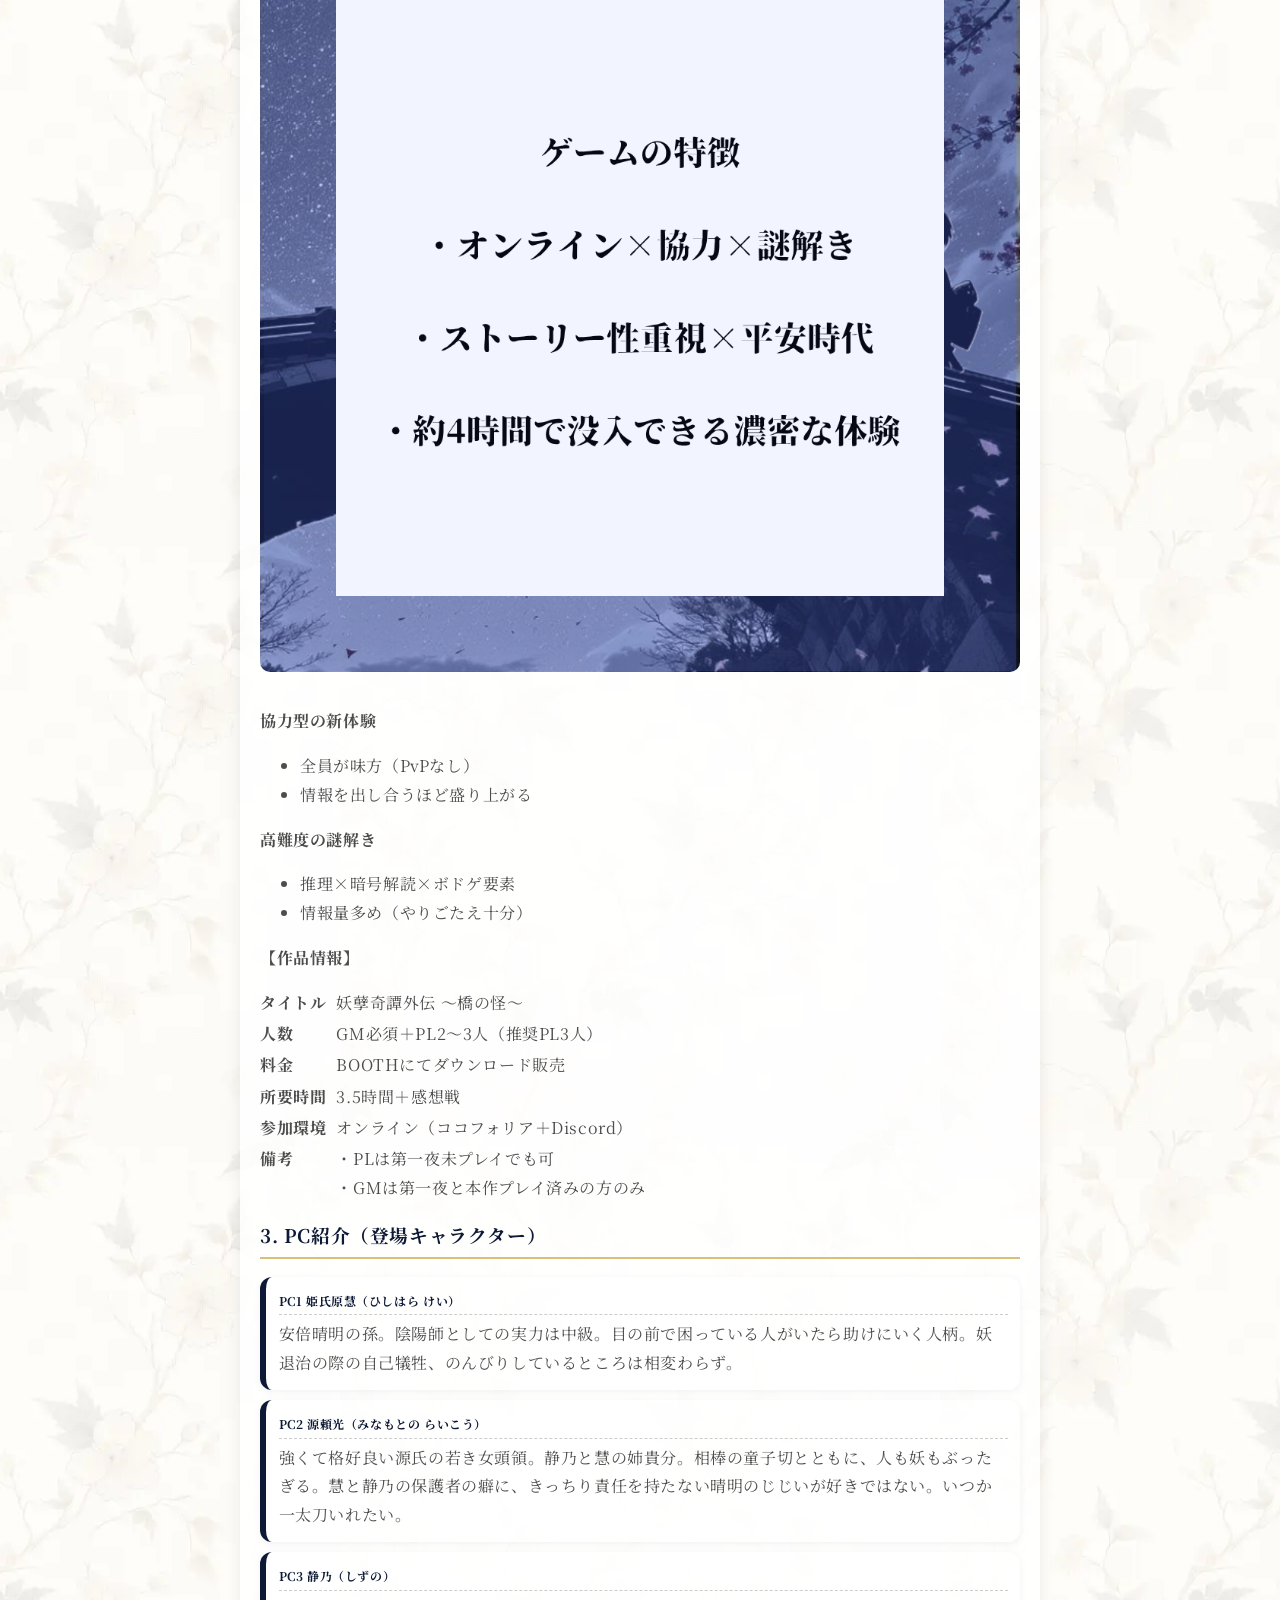
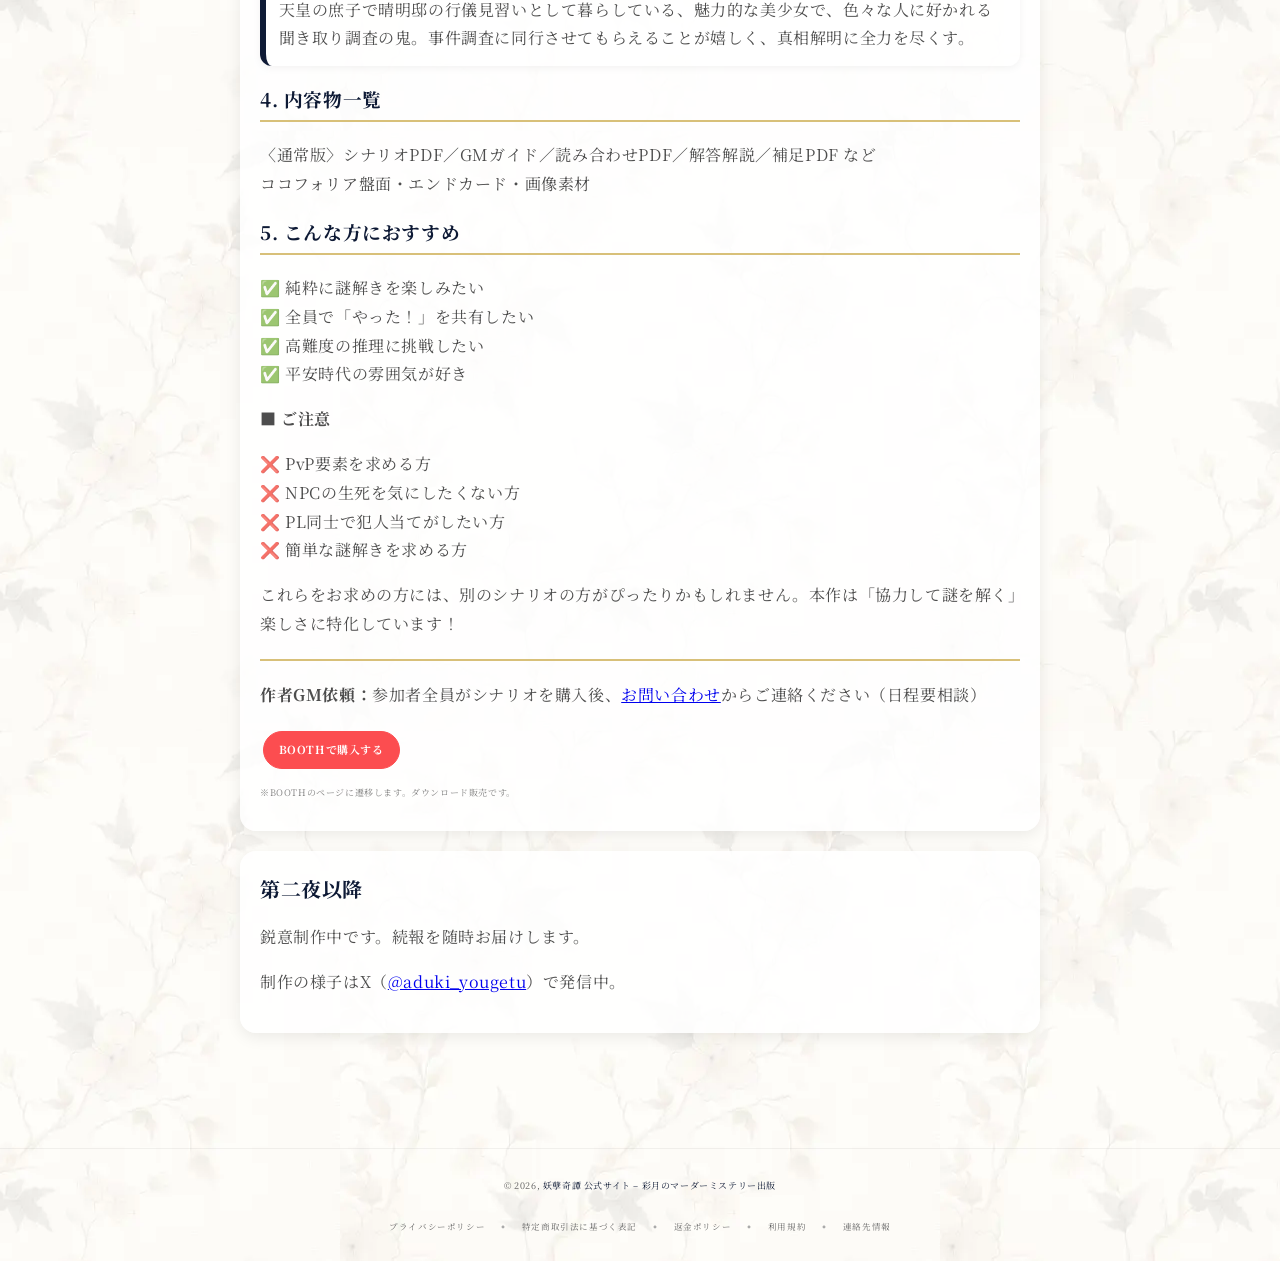
<file: pages/frontpage.html>
﻿<!DOCTYPE html>
<html lang="ja">
<head>
  <meta charset="utf-8">
  <meta name="viewport" content="width=device-width,initial-scale=1">
  <title>妖孽奇譚 シリーズ一覧 – 妖孽奇譚 公式サイト</title>
  <meta name="description" content="妖孽奇譚シリーズの作品一覧。第一夜『首狩られし女』作者GM卓、外伝『橋の怪』購入ページ。">
  <link rel="preconnect" href="https://fonts.googleapis.com">
  <link rel="preconnect" href="https://fonts.gstatic.com" crossorigin>
  <link href="https://fonts.googleapis.com/css2?family=Noto+Serif+JP:wght@400;600;700&display=swap" rel="stylesheet">
  <link rel="stylesheet" href="../css/hero-heian.css?v=4">
  <link rel="stylesheet" href="../css/home-single-column.css">
  <style>
    :root { --font-body-family: 'Noto Serif JP', serif; --color-foreground: 18,18,18; --font-body-scale: 1.0; }
    *, *::before, *::after { box-sizing: inherit; }
    html { box-sizing: border-box; font-size: calc(var(--font-body-scale) * 62.5%); }
    body { min-height: 100vh; margin: 0; font-size: 1.5rem; font-family: var(--font-body-family);
      color: rgba(var(--color-foreground), 0.75); letter-spacing: 0.06rem;
      line-height: calc(1 + 0.8 / var(--font-body-scale));
      background: url("../assets/images/washi-texture2.webp") center/600px repeat; }
    @media screen and (min-width: 750px) { body { font-size: 1.6rem; } }
    .page-container { max-width: 820px; margin: 0 auto; padding: 2rem 1rem; }

    /* 共通カード */
    .product-card {
      background: rgba(255,255,255,.85); border-radius: 16px; padding: 2rem; margin: 2rem 0;
      box-shadow: 0 4px 16px rgba(0,0,0,.08);
    }
    .product-card h2 { margin-top: 0; color: #0e1a35; font-size: clamp(1.5rem, 3vw, 2rem); }
    .product-card h3 { color: #0e1a35; margin-top: 1.5rem; }
    .product-card img { width: 100%; height: auto; border-radius: 10px; margin: 1rem 0; }

    /* CTA */
    .cta-btn {
      display: inline-block; padding: .85rem 1.5rem; border-radius: 999px;
      font-weight: 700; font-size: 1.1rem; text-decoration: none; margin: .5rem .25rem 0;
      transition: transform .1s ease, filter .15s ease;
    }
    .cta-btn--primary { background: #ff7a1a; color: #fff; border: 1px solid #ff7a1a; }
    .cta-btn--primary:hover { filter: brightness(.92); }
    .cta-btn--ghost { background: transparent; color: #ff7a1a; border: 1px solid #ff7a1a; }
    .cta-btn--ghost:hover { background: #ff7a1a; color: #fff; }
    .cta-btn--booth { background: #fc4d50; color: #fff; border: 1px solid #fc4d50; }
    .cta-btn--booth:hover { filter: brightness(.9); }

    /* Info Grid */
    .info-grid { display: grid; grid-template-columns: auto 1fr; gap: .25rem 1rem; margin: 1rem 0; }
    .info-grid dt { font-weight: 700; white-space: nowrap; }
    .info-grid dd { margin: 0; }

    /* 申し込みフロー */
    .bookingflow { margin: 2rem 0 1rem; }
    .bookingflow__box { background: #fff; padding: 1.25rem; border-radius: 10px; }
    .flowlist { counter-reset: step; list-style: none; margin: 0 0 1.25rem; padding: 0; }
    .flowlist li { counter-increment: step; display: flex; gap: .75rem; align-items: flex-start; margin: .75rem 0; }
    .flowlist li::before {
      content: counter(step); flex: 0 0 2rem; height: 2rem; line-height: 2rem; text-align: center;
      border-radius: 999px; background: rgba(var(--color-foreground), .08); font-weight: 700;
    }
    .flow-next { text-align: center; margin: .35rem 0 .7rem 2.6rem; font-size: 24px; font-weight: 900; color: #d8c079; }
    .bookingflow__inline-btn {
      display: inline-block; margin-left: .5rem; padding: .4em .9em;
      border: 2px solid #F08C2B; border-radius: .55rem; background: transparent; color: #F08C2B;
      font-weight: 700; text-decoration: none; transition: all .12s;
    }
    .bookingflow__inline-btn:hover { background: #F08C2B; color: #fff; }

    /* FAQ Section */
    .faq-item { margin: .75rem 0; }
    .faq-item dt { font-weight: 700; }
    .faq-item dd { margin: .25rem 0 0 0; }

    /* 和風見出し */
    .heian-heading { border-bottom: 2px solid #d8c079; padding-bottom: 0.5rem; margin-top: 2.5rem; color: #0e1a35; }

    /* PC紹介 */
    .pc-list { list-style: none; padding: 0; display: grid; gap: 1rem; }
    .pc-list li { background: rgba(255, 255, 255, 0.6); padding: 1.25rem; border-radius: 12px; border-left: 6px solid #0e1a35; box-shadow: 0 2px 8px rgba(0,0,0,0.05); }
    .pc-list li strong { display: block; font-size: 1.2rem; color: #0e1a35; margin-bottom: 0.5rem; border-bottom: 1px dashed #ccc; padding-bottom: 0.3rem; }

    /* 注意書き区切り */
    .section-rule { border: none; border-top: 2px solid #d8c079; margin: 2rem 0; }

    /* チェックマーク */
    .check-list, .x-list { list-style: none; padding: 0; margin: .5rem 0; }
    .check-list li::before { content: "✅ "; }
    .x-list li::before { content: "❌ "; }

          </style>
</head>
<body>
  <header class="header-heian" role="banner">
    <div class="header-inner">
      <a href="../index.html" class="header-logo"></a>
      <div class="header-title">彩月のマーダーミステリー出版</div>
      <div class="header-actions">
        <a href="../index.html"><span aria-hidden="true">🏠</span><span class="nav-label">ホーム</span></a>
        <button class="burger" aria-label="メニューを開く" aria-controls="site-drawer" aria-expanded="false" type="button">
          <span aria-hidden="true">≡</span><span class="nav-label">メニュー</span>
        </button>
      </div>
    </div>
    <div class="drawer" id="site-drawer">
      <button class="drawer-close" aria-label="閉じる" type="button">✕</button>
      <nav><ul class="drawer-nav">
        <li><a href="about.html" class="drawer-link">著者紹介</a></li>
        <li><a href="hybridbgm.html" class="drawer-link">無料BGMライブラリ</a></li>
          <li><a href="audio_compress.html" class="drawer-link">BGM圧縮・最適化ツール</a></li>
        <li><a href="undamesi.html" class="drawer-link">妖孽奇譚おみくじ</a></li>
        <li><a href="frontpage.html" class="drawer-link">妖孽奇譚シリーズ一覧</a></li>
        <li><a href="blockgame.html" class="drawer-link">和風ブロック崩し</a></li>
        <li><a href="contact.html" class="drawer-link">お問い合わせ</a></li>
      </ul></nav>
    </div>
  </header>

  <main class="page-container">
    <h1>妖孽奇譚 シリーズ</h1>

    <!-- ============================================================ -->
    <!-- 第一夜 ～首狩られし女～ -->
    <!-- ============================================================ -->
    <div class="product-card" id="detail-vol1">
      <h2>妖孽奇譚 第一夜 ～首狩られし女～</h2>
      <p>平安京を舞台にした3人協力型・高難易度の謎解き物語。ロールプレイと推理にだけ集中できます。</p>
      <p>
        <a href="https://ssl.form-mailer.jp/fms/4f057064848303" class="cta-btn cta-btn--primary" target="_blank" rel="noopener">作者GM卓を予約する（所要3分）</a>
      </p>

      <img src="../assets/images/5843924c0c68d8550df54a607d0733df_2000x_v_1754035098.webp.jpeg" alt="首狩られし女 メインビジュアル" loading="lazy">

      <p>御簾の揺れる灯下、陰陽師が袖を払うたびに漂う沈香の香り――そんな"本物の平安"に浸りながら謎を解きたいあなたへおくる平安京を舞台にした3人協力型・高難易度の謎解き物語。</p>
      <p>読み合わせたっぷりの作品です。作者自身が演出・分岐処理を担うため、あなたはロールプレイと推理にだけ集中できます。まずは、首狩り鬼が潜む夜の核心を――あなたの目で確かめてください。</p>

      <h3>【作品情報】</h3>
      <dl class="info-grid">
        <dt>タイトル</dt><dd>妖孽奇譚 第一夜 ～首狩られし女～</dd>
        <dt>人数</dt><dd>3人＋GM（協力型）</dd>
        <dt>料金</dt><dd>お一人様 3,500円（税込）</dd>
        <dt>所要時間</dt><dd>プレイ＋感想戦：約4.0～4.5時間</dd>
        <dt>参加環境</dt><dd>オンライン（ココフォリア＋Discord）／PC推奨</dd>
        <dt>ハッシュタグ</dt><dd>#妖孽奇譚第一夜 #妖孽奇譚</dd>
      </dl>

      <p>・平安時代が好き ・仲良しで協力型シナリオ遊びたい方向け<br>
      ・王道のマダミスとは違う、3PLの協力型マーダーミステリーです。ＰＬの選択によって難易度が変わってきます（中級～）<br>
      ・ココフォリア盤面の操作など、ある程度マダミスを遊び慣れている方向けです。<br>
      ・共通目標達成のためには、推理要素以外にも、TRPG要素や戦略性が関係してきます。<br>
      ・シナリオ中の行動・選択によっては、ED時にPCが死亡する可能性があります。<br>
      ・PCでの参加を強く推奨します<br>
      ・作者GMのオンライン公演のみとなっております（現状、GMセットや、シナリオのみの販売はしておりません）</p>

      <div class="bookingflow" id="how-to-book">
        <h3>はじめてでも3分で予約できます</h3>
        <div class="bookingflow__box">
          <ol class="flowlist">
            <li><div><strong>申し込みフォームに必要事項を入力</strong><br>フォーム送信後、控えのメールが届きます。
              <a href="https://ssl.form-mailer.jp/fms/4f057064848303" class="bookingflow__inline-btn" target="_blank" rel="noopener">申し込みフォームはこちら</a></div></li>
            <div class="flow-next" aria-hidden="true">↓</div>
            <li><div><strong>作者から日程のご案内メール</strong><br><em>support@aduki-syuppan.com</em> よりご連絡します。ご希望日やカレンダー情報をご返信ください。</div></li>
            <div class="flow-next" aria-hidden="true">↓</div>
            <li><div><strong>メンバーが揃ったら Discord サーバーへご案内</strong><br>以降の連絡は Discord 上で行います。</div></li>
            <div class="flow-next" aria-hidden="true">↓</div>
            <li><div><strong>期日までにお振り込み</strong><br>振込先は Discord でご案内します。<u>お支払い前であればキャンセル可能</u>です。</div></li>
            <div class="flow-next" aria-hidden="true">↓</div>
            <li><div><strong>お支払い後、PL同士で配役決め→Discordで作者へ連絡</strong></div></li>
            <div class="flow-next" aria-hidden="true">↓</div>
            <li><div><strong>事前資料を配布</strong><br>当日までに各自読み込みをお願いします。</div></li>
            <div class="flow-next" aria-hidden="true">↓</div>
            <li><div><strong>当日、集合 → シナリオ開始</strong></div></li>
          </ol>
        </div>
        <p style="text-align:center;margin-top:1rem;">
          <a href="https://ssl.form-mailer.jp/fms/4f057064848303" class="cta-btn cta-btn--primary" target="_blank" rel="noopener">作者GM卓を予約する（所要3分）</a>
        </p>
        <p style="text-align:center;font-size:.9rem;opacity:.7;">お問い合わせ：<a href="mailto:support@aduki-syuppan.com">support@aduki-syuppan.com</a></p>
      </div>

      <dl class="faq-item"><dt>Q. 日程はどのくらい先まで予約できますか？</dt><dd>空き状況に応じてご案内します。まずはフォームから希望日をご送信ください。</dd></dl>
      <dl class="faq-item"><dt>Q. メンバーがまだ揃っていません。</dt><dd>申込後に募集でも大丈夫です。お支払い前まではキャンセル可能です。</dd></dl>
    </div>

    <!-- ============================================================ -->
    <!-- 外伝 ～橋の怪～ -->
    <!-- ============================================================ -->
    <div class="product-card" id="detail-bridge">
      <h2>妖孽奇譚外伝　～橋の怪～</h2>
      <p>前作未プレイでもOK。3人の連携で物語を切り拓く"協力型"の続編。</p>

      <p style="margin-bottom: 1.5rem;">
        <a href="https://aduki.booth.pm/items/7104119" class="cta-btn cta-btn--booth" target="_blank" rel="noopener">BOOTHで購入する</a>
      </p>

      <img src="../assets/images/bridge_main.png" alt="橋の怪 メインビジュアル" loading="lazy">

      <p><strong>【全員の勝利条件、同じです】</strong><br>
      犯人役なし。嘘をつく必要なし。3人全員が探偵として、平安京の怪異に立ち向かう。</p>

      <img src="../assets/images/bridge_overview.png" alt="橋の怪 概要" loading="lazy">

      <p>この作品は、平安時代を舞台にした3人協力型の「マーダーミステリー風高難易度謎解きゲーム」です。Discord とココフォリア盤面を使う、オンライン専用のシナリオです。</p>

      <h3 class="heian-heading">1. 物語</h3>
      <p>一条天皇の御代、平安京。結界によって繋がれた過去の橋に、怪異が現れる。<br>
      陰陽師・安倍晴明は動けない。託されたのは、あなたたち3人。<br>
      赤く染まった『腕』が語る真実とは？誰かを救うための嘘とは？</p>
      <p>あなたたちの選択次第で結末は変わります。</p>
      <ul class="check-list">
        <li>PC（プレイヤー）は絶対に死亡しません</li>
        <li>NPCを救えるかは、あなたたち次第</li>
        <li>複数エンディング（BEST/BETTER/BAD）</li>
      </ul>
      <p>「全員を救いたい」その思いが、最高の結末への鍵。</p>

      <h3 class="heian-heading">2. ゲームの特徴</h3>
      <img src="../assets/images/bridge_features.png" alt="橋の怪 ゲームの特徴" loading="lazy">
      <p><strong>協力型の新体験</strong></p>
      <ul>
        <li>全員が味方（PvPなし）</li>
        <li>情報を出し合うほど盛り上がる</li>
      </ul>
      <p><strong>高難度の謎解き</strong></p>
      <ul>
        <li>推理×暗号解読×ボドゲ要素</li>
        <li>情報量多め（やりごたえ十分）</li>
      </ul>
      <p><strong>【作品情報】</strong></p>
      <dl class="info-grid">
        <dt>タイトル</dt><dd>妖孽奇譚外伝 ～橋の怪～</dd>
        <dt>人数</dt><dd>GM必須＋PL2〜3人（推奨PL3人）</dd>
        <dt>料金</dt><dd>BOOTHにてダウンロード販売</dd>
        <dt>所要時間</dt><dd>3.5時間＋感想戦</dd>
        <dt>参加環境</dt><dd>オンライン（ココフォリア＋Discord）</dd>
        <dt>備考</dt><dd>・PLは第一夜未プレイでも可<br>・GMは第一夜と本作プレイ済みの方のみ</dd>
      </dl>


      <h3 class="heian-heading">3. PC紹介（登場キャラクター）</h3>
      <ul class="pc-list">
        <li><strong>PC1 姫氏原慧（ひしはら けい）</strong>安倍晴明の孫。陰陽師としての実力は中級。目の前で困っている人がいたら助けにいく人柄。妖退治の際の自己犠牲、のんびりしているところは相変わらず。</li>
        <li><strong>PC2 源頼光（みなもとの らいこう）</strong>強くて格好良い源氏の若き女頭領。静乃と慧の姉貴分。相棒の童子切とともに、人も妖もぶったぎる。慧と静乃の保護者の癖に、きっちり責任を持たない晴明のじじいが好きではない。いつか一太刀いれたい。</li>
        <li><strong>PC3 静乃（しずの）</strong>天皇の庶子で晴明邸の行儀見習いとして暮らしている、魅力的な美少女で、色々な人に好かれる聞き取り調査の鬼。事件調査に同行させてもらえることが嬉しく、真相解明に全力を尽くす。</li>
      </ul>

      <h3 class="heian-heading">4. 内容物一覧</h3>
      <p>〈通常版〉シナリオPDF／GMガイド／読み合わせPDF／解答解説／補足PDF など<br>
      ココフォリア盤面・エンドカード・画像素材</p>

      <h3 class="heian-heading">5. こんな方におすすめ</h3>
      <ul class="check-list">
        <li>純粋に謎解きを楽しみたい</li>
        <li>全員で「やった！」を共有したい</li>
        <li>高難度の推理に挑戦したい</li>
        <li>平安時代の雰囲気が好き</li>
      </ul>

      <p><strong>■ ご注意</strong></p>
      <ul class="x-list">
        <li>PvP要素を求める方</li>
        <li>NPCの生死を気にしたくない方</li>
        <li>PL同士で犯人当てがしたい方</li>
        <li>簡単な謎解きを求める方</li>
      </ul>
      <p>これらをお求めの方には、別のシナリオの方がぴったりかもしれません。本作は「協力して謎を解く」楽しさに特化しています！</p>

      <hr class="section-rule">

      <p><strong>作者GM依頼：</strong>参加者全員がシナリオを購入後、<a href="contact.html">お問い合わせ</a>からご連絡ください（日程要相談）</p>
      <p>
        <a href="https://aduki.booth.pm/items/7104119" class="cta-btn cta-btn--booth" target="_blank" rel="noopener">BOOTHで購入する</a>
      </p>
      <p style="font-size:.9rem;opacity:.7;">※BOOTHのページに遷移します。ダウンロード販売です。</p>
    </div>

    <!-- ============================================================ -->
    <!-- 今後 -->
    <!-- ============================================================ -->
    <div class="product-card">
      <h2>第二夜以降</h2>
      <p>鋭意制作中です。続報を随時お届けします。</p>
      <p>制作の様子はX（<a href="https://x.com/aduki_yougetu" target="_blank" rel="noopener">@aduki_yougetu</a>）で発信中。</p>
    </div>
  </main>

  <footer class="footer">
    <div class="footer__content-bottom-wrapper">
      <div class="footer__copyright">
        <small>© 2026, <a href="../index.html">妖孽奇譚 公式サイト – 彩月のマーダーミステリー出版</a></small>
        <ul class="policies">
          <li><a href="privacy.html">プライバシーポリシー</a></li>
          <li><a href="legal.html">特定商取引法に基づく表記</a></li>
          <li><a href="refund.html">返金ポリシー</a></li>
          <li><a href="terms.html">利用規約</a></li>
          <li><a href="contact.html">連絡先情報</a></li>
        </ul>
      </div>
    </div>
  </footer>
  <script>
    (function(){
      const burger=document.querySelector('.burger'),drawer=document.getElementById('site-drawer'),closeBtn=document.querySelector('.drawer-close');
      if(!burger||!drawer)return;
      burger.addEventListener('click',function(){drawer.classList.toggle('is-open');burger.setAttribute('aria-expanded',drawer.classList.contains('is-open'));});
      closeBtn.addEventListener('click',function(){drawer.classList.remove('is-open');burger.setAttribute('aria-expanded','false');});
      document.addEventListener('click',function(e){if(drawer.classList.contains('is-open')&&!drawer.contains(e.target)&&!burger.contains(e.target)){drawer.classList.remove('is-open');burger.setAttribute('aria-expanded','false');}});
    })();
  </script>
</body>
</html>
</file>
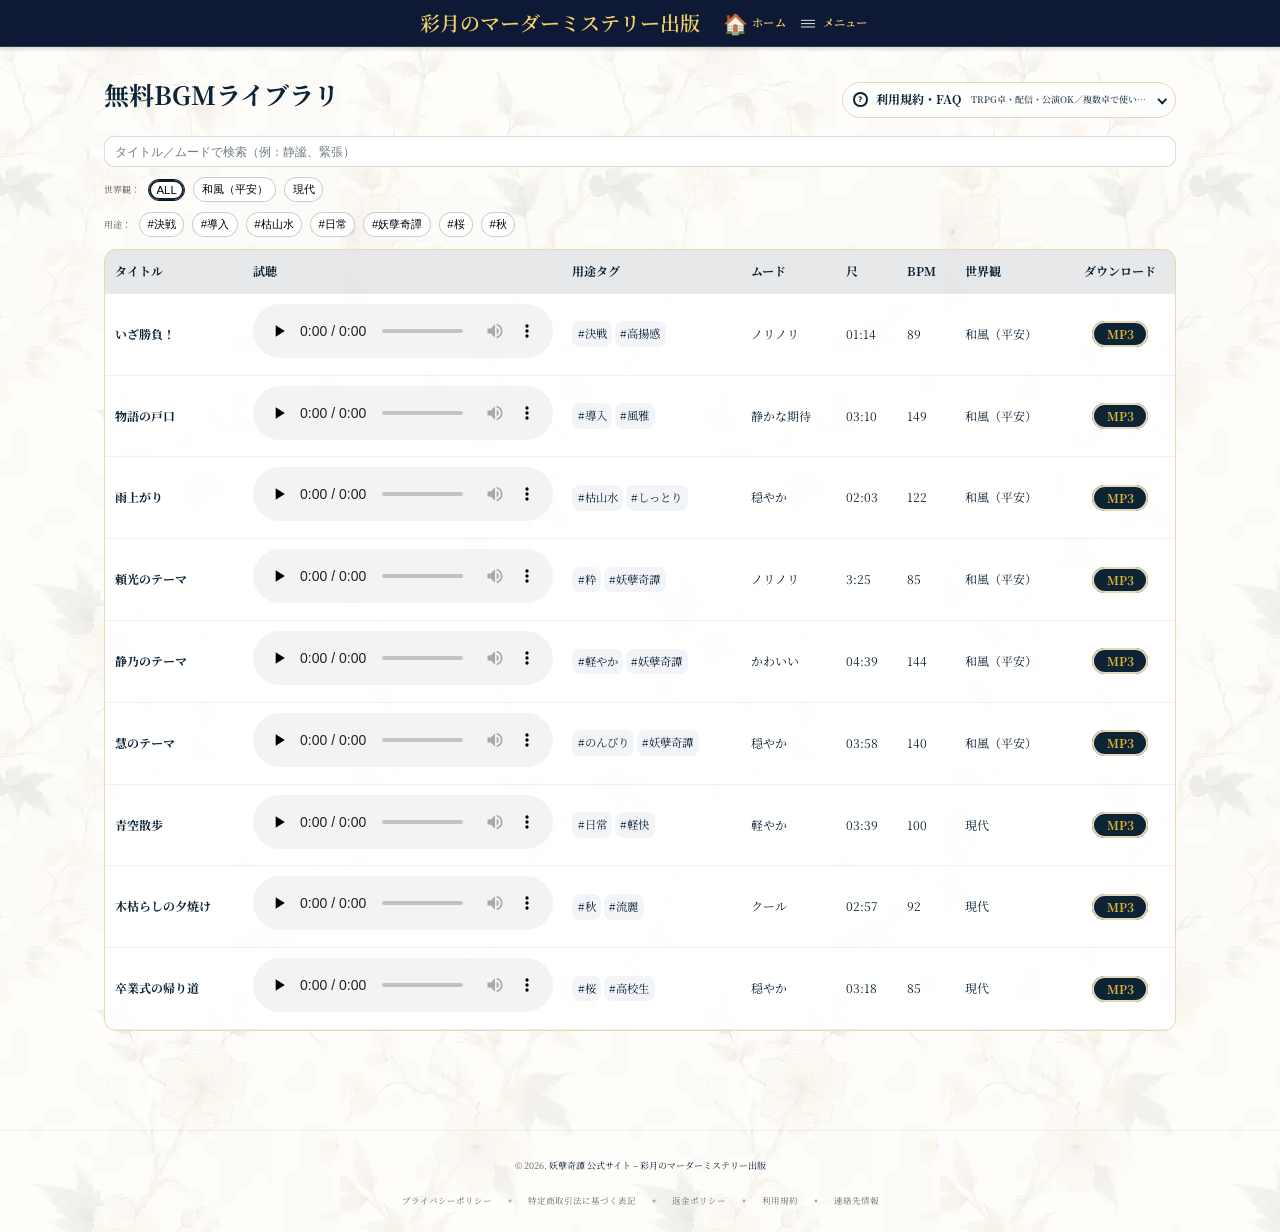
<file: pages/hybridbgm.html>
﻿<!DOCTYPE html>
<html lang="ja">
<head>
  <meta charset="utf-8">
  <meta name="viewport" content="width=device-width,initial-scale=1">
  <title>無料BGMライブラリ – 妖孽奇譚 公式サイト</title>
  <meta name="description" content="TRPGやマダミスで使える無料BGM。和風（平安）・現代の世界観別にフィルタ・試聴・ダウンロードできます。">
  <link rel="preconnect" href="https://fonts.googleapis.com">
  <link rel="preconnect" href="https://fonts.gstatic.com" crossorigin>
  <link href="https://fonts.googleapis.com/css2?family=Noto+Serif+JP:wght@400;600;700&display=swap" rel="stylesheet">
  <link rel="stylesheet" href="../css/hero-heian.css?v=4">
  <link rel="stylesheet" href="../css/bgm-free-hybrid.css">
  <style>
    :root { --font-body-family: 'Noto Serif JP', serif; --color-foreground: 18,18,18; --font-body-scale: 1.0; }
    *, *::before, *::after { box-sizing: inherit; }
    html { box-sizing: border-box; font-size: calc(var(--font-body-scale) * 62.5%); }
    body { min-height: 100vh; margin: 0; font-size: 1.5rem; font-family: var(--font-body-family);
      color: rgba(var(--color-foreground), 0.75);
      background: url("../assets/images/washi-texture2.webp") center/600px repeat; }
    @media screen and (min-width: 750px) { body { font-size: 1.6rem; } }
            .bgm-btn--disabled { pointer-events: none; cursor: not-allowed; opacity: .8; text-decoration: none; }
  </style>
</head>
<body>
  <header class="header-heian" role="banner">
    <div class="header-inner">
      <a href="../index.html" class="header-logo"></a>
      <div class="header-title">彩月のマーダーミステリー出版</div>
      <div class="header-actions">
        <a href="../index.html"><span aria-hidden="true">🏠</span><span class="nav-label">ホーム</span></a>
        <button class="burger" aria-label="メニューを開く" aria-controls="site-drawer" aria-expanded="false" type="button">
          <span aria-hidden="true">≡</span><span class="nav-label">メニュー</span>
        </button>
      </div>
    </div>
    <div class="drawer" id="site-drawer">
      <button class="drawer-close" aria-label="閉じる" type="button">✕</button>
      <nav><ul class="drawer-nav">
        <li><a href="about.html" class="drawer-link">著者紹介</a></li>
        <li><a href="hybridbgm.html" class="drawer-link">無料BGMライブラリ</a></li>
          <li><a href="audio_compress.html" class="drawer-link">BGM圧縮・最適化ツール</a></li>
        <li><a href="undamesi.html" class="drawer-link">妖孽奇譚おみくじ</a></li>
        <li><a href="frontpage.html" class="drawer-link">妖孽奇譚シリーズ一覧</a></li>
        <li><a href="blockgame.html" class="drawer-link">和風ブロック崩し</a></li>
        <li><a href="contact.html" class="drawer-link">お問い合わせ</a></li>
      </ul></nav>
    </div>
  </header>

  <main>
    <section class="bgm-free" aria-labelledby="bgm-free-heading">
      <div class="bgm-free__inner">

        <div class="bgm-free__headrow">
          <h1 id="bgm-free-heading" class="bgm-free__heading">無料BGMライブラリ</h1>
          <details class="bgm-terms bgm-terms--inline">
            <summary class="bgm-terms__pill">
              <span class="bgm-terms__icon" aria-hidden="true">?</span>
              <span class="bgm-terms__pill-label">利用規約・FAQ</span>
              <span class="bgm-terms__meta">TRPG卓・配信・公演OK／複数卓で使い回し可／クレジット任意／再配布不可</span>
            </summary>
            <div class="bgm-terms__popover" role="region" aria-label="利用規約とFAQの要点">
              <button type="button" class="bgm-terms__close" aria-label="閉じる">×</button>
              <ul class="bgm-terms__points">
                <li>TRPGやマダミスなどのBGMにどうぞ（商用もOK）</li>
                <li>著作権は放棄していませんが、ロイヤリティフリーの利用許諾をお渡しします（回数制限なし）</li>
                <li>再配布と素材改変はご遠慮ください（音量調整などの非改変操作はOK）</li>
              </ul>
              <p class="bgm-terms__digest">TRPG卓・配信・公演OK／複数卓で使い回し可／クレジット任意／再配布不可</p>
            </div>
          </details>
        </div>

        <!-- フィルタ -->
        <div class="bgm-filter" role="region" aria-label="検索とフィルタ">
          <div class="bgm-filter__search">
            <label for="bgm-search" class="visually-hidden">検索</label>
            <input id="bgm-search" class="bgm-input" type="search" placeholder="タイトル／ムードで検索（例：静謐、緊張）">
          </div>
          <div class="bgm-filter__chips">
            <span class="bgm-filter__label">世界観：</span>
            <button class="bgm-chip bgm-chip--world is-active" data-world="all" type="button" aria-pressed="true">ALL</button>
            <button class="bgm-chip bgm-chip--world" data-world="heian" type="button" aria-pressed="false">和風（平安）</button>
            <button class="bgm-chip bgm-chip--world" data-world="modern" type="button" aria-pressed="false">現代</button>
          </div>
          <div class="bgm-filter__chips">
            <span class="bgm-filter__label">用途：</span>
            <button class="bgm-chip bgm-chip--tag" data-tag="決戦" type="button" aria-pressed="false">#決戦</button>
            <button class="bgm-chip bgm-chip--tag" data-tag="導入" type="button" aria-pressed="false">#導入</button>
            <button class="bgm-chip bgm-chip--tag" data-tag="枯山水" type="button" aria-pressed="false">#枯山水</button>
            <button class="bgm-chip bgm-chip--tag" data-tag="日常" type="button" aria-pressed="false">#日常</button>
            <button class="bgm-chip bgm-chip--tag" data-tag="妖孽奇譚" type="button" aria-pressed="false">#妖孽奇譚</button>
            <button class="bgm-chip bgm-chip--tag" data-tag="桜" type="button" aria-pressed="false">#桜</button>
            <button class="bgm-chip bgm-chip--tag" data-tag="秋" type="button" aria-pressed="false">#秋</button>
          </div>
        </div>

        <!-- 曲テーブル -->
        <div class="bgm-table-wrap">
          <table class="bgm-table">
            <thead><tr>
              <th>タイトル</th><th>試聴</th><th>用途タグ</th><th>ムード</th><th>尺</th><th>BPM</th><th>世界観</th><th>ダウンロード</th>
            </tr></thead>
            <tbody id="bgm-tbody">
              <tr class="bgm-row" data-world="heian" data-tags="決戦,高揚感" data-text="いざ勝負！ ノリノリ 決戦,高揚感">
                <td data-label="タイトル"><strong>いざ勝負！</strong></td>
                <td data-label="試聴"><audio class="bgm-audio" preload="none" controls src="https://aduki-shuppan.sakura.ne.jp/dl/bgm/free/wahu1.mp3"></audio></td>
                <td data-label="用途タグ"><span class="bgm-tag">#決戦</span><span class="bgm-tag">#高揚感</span></td>
                <td data-label="ムード">ノリノリ</td>
                <td data-label="尺">01:14</td>
                <td data-label="BPM">89</td>
                <td data-label="世界観">和風（平安）</td>
                <td data-label="ダウンロード"><a class="bgm-link--btn" href="https://aduki-shuppan.sakura.ne.jp/dl/bgm/free/wahu1.mp3" target="_blank" rel="noopener">MP3</a></td>
              </tr>
              <tr class="bgm-row" data-world="heian" data-tags="導入,風雅" data-text="物語の戸口 静かな期待 導入,風雅">
                <td data-label="タイトル"><strong>物語の戸口</strong></td>
                <td data-label="試聴"><audio class="bgm-audio" preload="none" controls src="https://aduki-shuppan.sakura.ne.jp/dl/bgm/free/wafu7_FREE_norm.mp3"></audio></td>
                <td data-label="用途タグ"><span class="bgm-tag">#導入</span><span class="bgm-tag">#風雅</span></td>
                <td data-label="ムード">静かな期待</td>
                <td data-label="尺">03:10</td>
                <td data-label="BPM">149</td>
                <td data-label="世界観">和風（平安）</td>
                <td data-label="ダウンロード"><a class="bgm-link--btn" href="https://aduki-shuppan.sakura.ne.jp/dl/bgm/free/wafu7_FREE_norm.mp3" target="_blank" rel="noopener">MP3</a></td>
              </tr>
              <tr class="bgm-row" data-world="heian" data-tags="枯山水,しっとり" data-text="雨上がり 穏やか 枯山水,しっとり">
                <td data-label="タイトル"><strong>雨上がり</strong></td>
                <td data-label="試聴"><audio class="bgm-audio" preload="none" controls src="https://aduki-shuppan.sakura.ne.jp/dl/bgm/free/wafu6_FREE_norm.mp3"></audio></td>
                <td data-label="用途タグ"><span class="bgm-tag">#枯山水</span><span class="bgm-tag">#しっとり</span></td>
                <td data-label="ムード">穏やか</td>
                <td data-label="尺">02:03</td>
                <td data-label="BPM">122</td>
                <td data-label="世界観">和風（平安）</td>
                <td data-label="ダウンロード"><a class="bgm-link--btn" href="https://aduki-shuppan.sakura.ne.jp/dl/bgm/free/wafu6_FREE_norm.mp3" target="_blank" rel="noopener">MP3</a></td>
              </tr>
              <tr class="bgm-row" data-world="heian" data-tags="粋,妖孽奇譚" data-text="頼光のテーマ ノリノリ 粋,妖孽奇譚">
                <td data-label="タイトル"><strong>頼光のテーマ</strong></td>
                <td data-label="試聴"><audio class="bgm-audio" preload="none" controls src="https://aduki-shuppan.sakura.ne.jp/dl/bgm/free/wafu2_FREE_norm.mp3"></audio></td>
                <td data-label="用途タグ"><span class="bgm-tag">#粋</span><span class="bgm-tag">#妖孽奇譚</span></td>
                <td data-label="ムード">ノリノリ</td>
                <td data-label="尺">3:25</td>
                <td data-label="BPM">85</td>
                <td data-label="世界観">和風（平安）</td>
                <td data-label="ダウンロード"><a class="bgm-link--btn" href="https://aduki-shuppan.sakura.ne.jp/dl/bgm/free/wafu2_FREE_norm.mp3" target="_blank" rel="noopener">MP3</a></td>
              </tr>
              <tr class="bgm-row" data-world="heian" data-tags="軽やか,妖孽奇譚" data-text="静乃のテーマ かわいい 軽やか,妖孽奇譚">
                <td data-label="タイトル"><strong>静乃のテーマ</strong></td>
                <td data-label="試聴"><audio class="bgm-audio" preload="none" controls src="https://aduki-shuppan.sakura.ne.jp/dl/bgm/free/wafu3_FREE_norm.mp3"></audio></td>
                <td data-label="用途タグ"><span class="bgm-tag">#軽やか</span><span class="bgm-tag">#妖孽奇譚</span></td>
                <td data-label="ムード">かわいい</td>
                <td data-label="尺">04:39</td>
                <td data-label="BPM">144</td>
                <td data-label="世界観">和風（平安）</td>
                <td data-label="ダウンロード"><a class="bgm-link--btn" href="https://aduki-shuppan.sakura.ne.jp/dl/bgm/free/wafu3_FREE_norm.mp3" target="_blank" rel="noopener">MP3</a></td>
              </tr>
              <tr class="bgm-row" data-world="heian" data-tags="のんびり,妖孽奇譚" data-text="慧のテーマ 穏やか のんびり,妖孽奇譚">
                <td data-label="タイトル"><strong>慧のテーマ</strong></td>
                <td data-label="試聴"><audio class="bgm-audio" preload="none" controls src="https://aduki-shuppan.sakura.ne.jp/dl/bgm/free/wafu4_FREE_norm.mp3"></audio></td>
                <td data-label="用途タグ"><span class="bgm-tag">#のんびり</span><span class="bgm-tag">#妖孽奇譚</span></td>
                <td data-label="ムード">穏やか</td>
                <td data-label="尺">03:58</td>
                <td data-label="BPM">140</td>
                <td data-label="世界観">和風（平安）</td>
                <td data-label="ダウンロード"><a class="bgm-link--btn" href="https://aduki-shuppan.sakura.ne.jp/dl/bgm/free/wafu4_FREE_norm.mp3" target="_blank" rel="noopener">MP3</a></td>
              </tr>
              <tr class="bgm-row" data-world="modern" data-tags="日常,軽快" data-text="青空散歩 軽やか 日常,軽快">
                <td data-label="タイトル"><strong>青空散歩</strong></td>
                <td data-label="試聴"><audio class="bgm-audio" preload="none" controls src="https://aduki-shuppan.sakura.ne.jp/dl/bgm/free/gendai5_FREE_norm.mp3"></audio></td>
                <td data-label="用途タグ"><span class="bgm-tag">#日常</span><span class="bgm-tag">#軽快</span></td>
                <td data-label="ムード">軽やか</td>
                <td data-label="尺">03:39</td>
                <td data-label="BPM">100</td>
                <td data-label="世界観">現代</td>
                <td data-label="ダウンロード"><a class="bgm-link--btn" href="https://aduki-shuppan.sakura.ne.jp/dl/bgm/free/gendai5_FREE_norm.mp3" target="_blank" rel="noopener">MP3</a></td>
              </tr>
              <tr class="bgm-row" data-world="modern" data-tags="秋,流麗" data-text="木枯らしの夕焼け クール 秋,流麗">
                <td data-label="タイトル"><strong>木枯らしの夕焼け</strong></td>
                <td data-label="試聴"><audio class="bgm-audio" preload="none" controls src="https://aduki-shuppan.sakura.ne.jp/dl/bgm/free/gendai3_FREE_norm.mp3"></audio></td>
                <td data-label="用途タグ"><span class="bgm-tag">#秋</span><span class="bgm-tag">#流麗</span></td>
                <td data-label="ムード">クール</td>
                <td data-label="尺">02:57</td>
                <td data-label="BPM">92</td>
                <td data-label="世界観">現代</td>
                <td data-label="ダウンロード"><a class="bgm-link--btn" href="https://aduki-shuppan.sakura.ne.jp/dl/bgm/free/gendai3_FREE_norm.mp3" target="_blank" rel="noopener">MP3</a></td>
              </tr>
              <tr class="bgm-row" data-world="modern" data-tags="桜,高校生" data-text="卒業式の帰り道 穏やか 桜,高校生">
                <td data-label="タイトル"><strong>卒業式の帰り道</strong></td>
                <td data-label="試聴"><audio class="bgm-audio" preload="none" controls src="https://aduki-shuppan.sakura.ne.jp/dl/bgm/free/gendai8_FREE_norm.mp3"></audio></td>
                <td data-label="用途タグ"><span class="bgm-tag">#桜</span><span class="bgm-tag">#高校生</span></td>
                <td data-label="ムード">穏やか</td>
                <td data-label="尺">03:18</td>
                <td data-label="BPM">85</td>
                <td data-label="世界観">現代</td>
                <td data-label="ダウンロード"><a class="bgm-link--btn" href="https://aduki-shuppan.sakura.ne.jp/dl/bgm/free/gendai8_FREE_norm.mp3" target="_blank" rel="noopener">MP3</a></td>
              </tr>
            </tbody>
          </table>
        </div>

        <div class="bgm-nowplaying" id="bgm-nowplaying" hidden>
          <div class="bgm-nowplaying__inner">
            <span id="bgm-now-title">Now Playing</span>
            <button id="bgm-now-stop" class="bgm-chip" type="button">停止</button>
          </div>
        </div>
      </div>
    </section>
  </main>

  <footer class="footer">
    <div class="footer__content-bottom-wrapper">
      <div class="footer__copyright">
        <small>© 2026, <a href="../index.html">妖孽奇譚 公式サイト – 彩月のマーダーミステリー出版</a></small>
        <ul class="policies">
          <li><a href="privacy.html">プライバシーポリシー</a></li>
          <li><a href="legal.html">特定商取引法に基づく表記</a></li>
          <li><a href="refund.html">返金ポリシー</a></li>
          <li><a href="terms.html">利用規約</a></li>
          <li><a href="contact.html">連絡先情報</a></li>
        </ul>
      </div>
    </div>
  </footer>

  <script>
    // ドロワー
    (function(){
      const burger=document.querySelector('.burger'),drawer=document.getElementById('site-drawer'),closeBtn=document.querySelector('.drawer-close');
      if(!burger||!drawer)return;
      burger.addEventListener('click',function(){drawer.classList.toggle('is-open');burger.setAttribute('aria-expanded',drawer.classList.contains('is-open'));});
      closeBtn.addEventListener('click',function(){drawer.classList.remove('is-open');burger.setAttribute('aria-expanded','false');});
      document.addEventListener('click',function(e){if(drawer.classList.contains('is-open')&&!drawer.contains(e.target)&&!burger.contains(e.target)){drawer.classList.remove('is-open');burger.setAttribute('aria-expanded','false');}});
    })();

    // BGMライブラリロジック
    document.addEventListener('DOMContentLoaded', function() {
      const tbody = document.getElementById('bgm-tbody');
      if (!tbody) return;
      const audios = tbody.querySelectorAll('.bgm-audio');
      let currentAudio = null;
      const bar = document.getElementById('bgm-nowplaying');
      const barTitle = document.getElementById('bgm-now-title');
      const barStop = document.getElementById('bgm-now-stop');

      audios.forEach(a => {
        a.addEventListener('play', () => {
          audios.forEach(b => { if (b !== a) b.pause(); });
          currentAudio = a;
          const row = a.closest('.bgm-row');
          barTitle.textContent = row ? row.querySelector('[data-label="タイトル"] strong').textContent.trim() : 'Now Playing';
          bar.hidden = false;
        });
        a.addEventListener('ended', () => { if (currentAudio === a) bar.hidden = true; });
      });
      if (barStop) barStop.addEventListener('click', () => { if (currentAudio) currentAudio.pause(); bar.hidden = true; });

      // フィルタ
      let selectedWorld = '';
      let selectedTags = [];
      const worldChips = document.querySelectorAll('.bgm-chip--world');
      const tagChips = document.querySelectorAll('.bgm-chip--tag');
      const searchInput = document.getElementById('bgm-search');

      worldChips.forEach(chip => {
        chip.addEventListener('click', () => {
          const w = chip.dataset.world;
          selectedWorld = (w === 'all') ? '' : w;
          worldChips.forEach(ch => { const active = (ch.dataset.world === w); ch.classList.toggle('is-active', active); ch.setAttribute('aria-pressed', active); });
          applyFilter();
        });
      });
      tagChips.forEach(chip => {
        chip.addEventListener('click', () => {
          const t = chip.dataset.tag;
          const i = selectedTags.indexOf(t);
          if (i === -1) { selectedTags.push(t); chip.classList.add('is-active'); chip.setAttribute('aria-pressed','true'); }
          else { selectedTags.splice(i,1); chip.classList.remove('is-active'); chip.setAttribute('aria-pressed','false'); }
          applyFilter();
        });
      });
      if (searchInput) searchInput.addEventListener('input', applyFilter);

      function applyFilter() {
        const q = (searchInput ? searchInput.value : '').trim().toLowerCase();
        tbody.querySelectorAll('.bgm-row').forEach(row => {
          const rw = row.dataset.world || '';
          const rt = (row.dataset.tags || '').split(',').map(s => s.trim());
          const rx = row.dataset.text || '';
          const wOk = !selectedWorld || selectedWorld === rw;
          const tOk = (selectedTags.length === 0) || selectedTags.some(t => rt.includes(t));
          const qOk = !q || rx.toLowerCase().includes(q);
          row.style.display = (wOk && tOk && qOk) ? '' : 'none';
        });
      }

      // 規約ポップオーバー
      const terms = document.querySelector('.bgm-terms--inline');
      if (terms) {
        document.addEventListener('click', e => { if (!terms.hasAttribute('open')) return; if (!terms.contains(e.target)) terms.removeAttribute('open'); });
        const cb = terms.querySelector('.bgm-terms__close');
        if (cb) cb.addEventListener('click', () => terms.removeAttribute('open'));
        document.addEventListener('keydown', e => { if (e.key === 'Escape' && terms.hasAttribute('open')) { terms.removeAttribute('open'); } });
      }
    });
  </script>
</body>
</html>
</file>
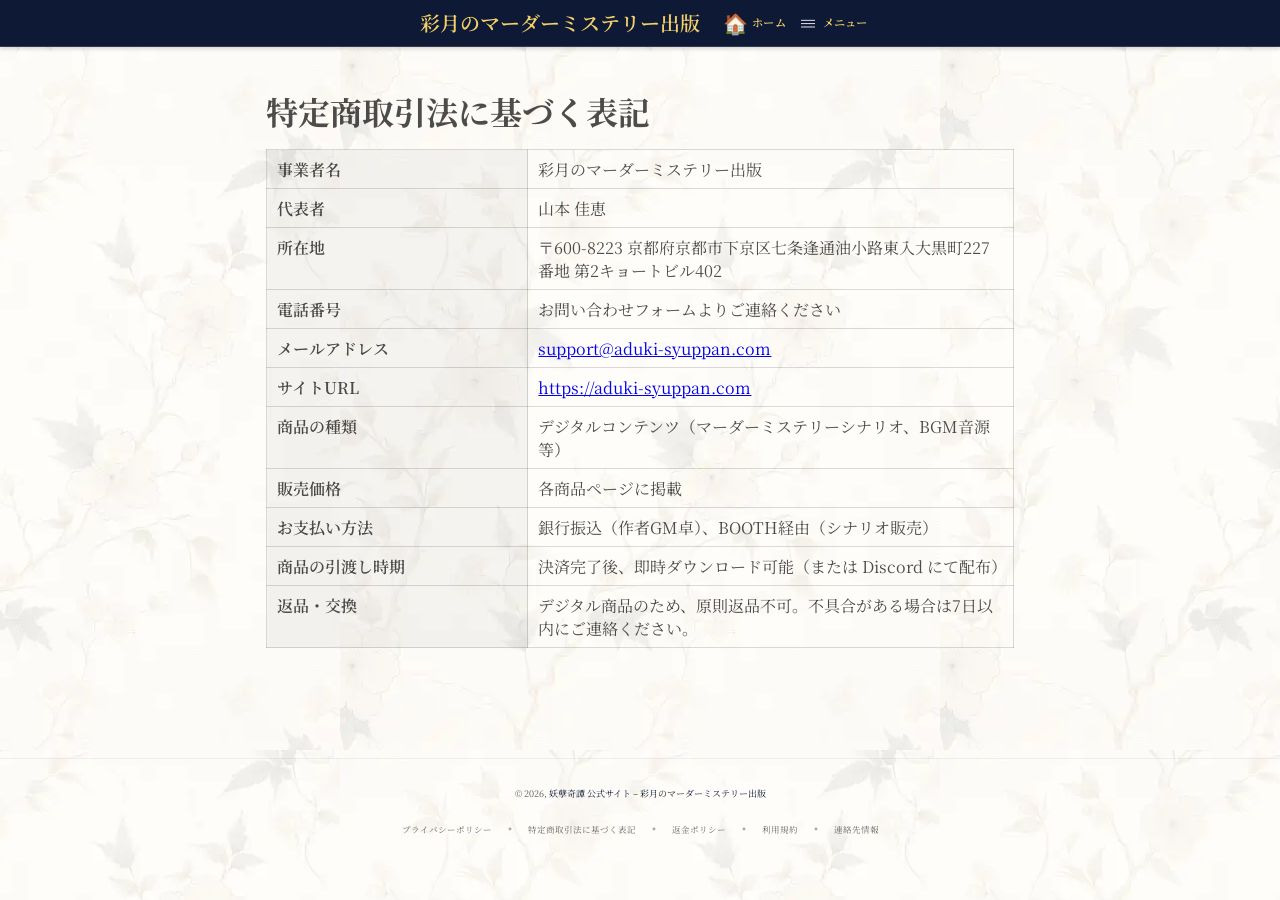
<file: pages/legal.html>
﻿<!DOCTYPE html>
<html lang="ja">
<head>
  <meta charset="utf-8">
  <meta name="viewport" content="width=device-width,initial-scale=1">
  <title>特定商取引法に基づく表記 – 妖孽奇譚 公式サイト</title>
  <link rel="preconnect" href="https://fonts.googleapis.com">
  <link rel="preconnect" href="https://fonts.gstatic.com" crossorigin>
  <link href="https://fonts.googleapis.com/css2?family=Noto+Serif+JP:wght@400;600;700&display=swap" rel="stylesheet">
  <link rel="stylesheet" href="../css/hero-heian.css?v=4">
  <style>
    :root { --font-body-family: 'Noto Serif JP', serif; --color-foreground: 18,18,18; --font-body-scale: 1.0; }
    *, *::before, *::after { box-sizing: inherit; }
    html { box-sizing: border-box; font-size: calc(var(--font-body-scale) * 62.5%); }
    body { min-height: 100vh; margin: 0; font-size: 1.5rem; font-family: var(--font-body-family);
      color: rgba(var(--color-foreground), 0.75);
      background: url("../assets/images/washi-texture2.webp") center/600px repeat; }
    @media screen and (min-width: 750px) { body { font-size: 1.6rem; } }
    .page-container { max-width: 768px; margin: 0 auto; padding: 2rem 1rem; }
    h1 { margin-bottom: 1.5rem; }
    table { width: 100%; border-collapse: collapse; margin: 1.5rem 0; }
    th, td { padding: .75rem 1rem; border: 1px solid rgba(var(--color-foreground), .15); text-align: left; vertical-align: top; }
    th { background: rgba(var(--color-foreground), .04); font-weight: 600; width: 35%; }
          </style>
</head>
<body>
  <header class="header-heian" role="banner">
    <div class="header-inner">
      <a href="../index.html" class="header-logo"></a>
      <div class="header-title">彩月のマーダーミステリー出版</div>
      <div class="header-actions">
        <a href="../index.html"><span aria-hidden="true">🏠</span><span class="nav-label">ホーム</span></a>
        <button class="burger" aria-label="メニューを開く" aria-controls="site-drawer" aria-expanded="false" type="button">
          <span aria-hidden="true">≡</span><span class="nav-label">メニュー</span>
        </button>
      </div>
    </div>
    <div class="drawer" id="site-drawer">
      <button class="drawer-close" aria-label="閉じる" type="button">✕</button>
      <nav><ul class="drawer-nav">
        <li><a href="about.html" class="drawer-link">著者紹介</a></li>
        <li><a href="hybridbgm.html" class="drawer-link">無料BGMライブラリ</a></li>
          <li><a href="audio_compress.html" class="drawer-link">BGM圧縮・最適化ツール</a></li>
        <li><a href="undamesi.html" class="drawer-link">妖孽奇譚おみくじ</a></li>
        <li><a href="frontpage.html" class="drawer-link">妖孽奇譚シリーズ一覧</a></li>
        <li><a href="blockgame.html" class="drawer-link">和風ブロック崩し</a></li>
        <li><a href="contact.html" class="drawer-link">お問い合わせ</a></li>
      </ul></nav>
    </div>
  </header>

  <main class="page-container">
    <h1>特定商取引法に基づく表記</h1>
    <table>
      <tr><th>事業者名</th><td>彩月のマーダーミステリー出版</td></tr>
      <tr><th>代表者</th><td>山本 佳恵</td></tr>
      <tr><th>所在地</th><td>〒600-8223 京都府京都市下京区七条逢通油小路東入大黒町227番地 第2キョートビル402</td></tr>
      <tr><th>電話番号</th><td>お問い合わせフォームよりご連絡ください</td></tr>
      <tr><th>メールアドレス</th><td><a href="mailto:support@aduki-syuppan.com">support@aduki-syuppan.com</a></td></tr>
      <tr><th>サイトURL</th><td><a href="https://aduki-syuppan.com">https://aduki-syuppan.com</a></td></tr>
      <tr><th>商品の種類</th><td>デジタルコンテンツ（マーダーミステリーシナリオ、BGM音源等）</td></tr>
      <tr><th>販売価格</th><td>各商品ページに掲載</td></tr>
      <tr><th>お支払い方法</th><td>銀行振込（作者GM卓）、BOOTH経由（シナリオ販売）</td></tr>
      <tr><th>商品の引渡し時期</th><td>決済完了後、即時ダウンロード可能（または Discord にて配布）</td></tr>
      <tr><th>返品・交換</th><td>デジタル商品のため、原則返品不可。不具合がある場合は7日以内にご連絡ください。</td></tr>
    </table>
  </main>

  <footer class="footer">
    <div class="footer__content-bottom-wrapper">
      <div class="footer__copyright">
        <small>© 2026, <a href="../index.html">妖孽奇譚 公式サイト – 彩月のマーダーミステリー出版</a></small>
        <ul class="policies">
          <li><a href="privacy.html">プライバシーポリシー</a></li>
          <li><a href="legal.html">特定商取引法に基づく表記</a></li>
          <li><a href="refund.html">返金ポリシー</a></li>
          <li><a href="terms.html">利用規約</a></li>
          <li><a href="contact.html">連絡先情報</a></li>
        </ul>
      </div>
    </div>
  </footer>
  <script>
    (function(){const b=document.querySelector('.burger'),d=document.getElementById('site-drawer'),c=document.querySelector('.drawer-close');if(!b||!d)return;b.addEventListener('click',function(){d.classList.toggle('is-open');b.setAttribute('aria-expanded',d.classList.contains('is-open'));});c.addEventListener('click',function(){d.classList.remove('is-open');b.setAttribute('aria-expanded','false');});document.addEventListener('click',function(e){if(d.classList.contains('is-open')&&!d.contains(e.target)&&!b.contains(e.target)){d.classList.remove('is-open');b.setAttribute('aria-expanded','false');}});})();
  </script>
</body>
</html>
</file>
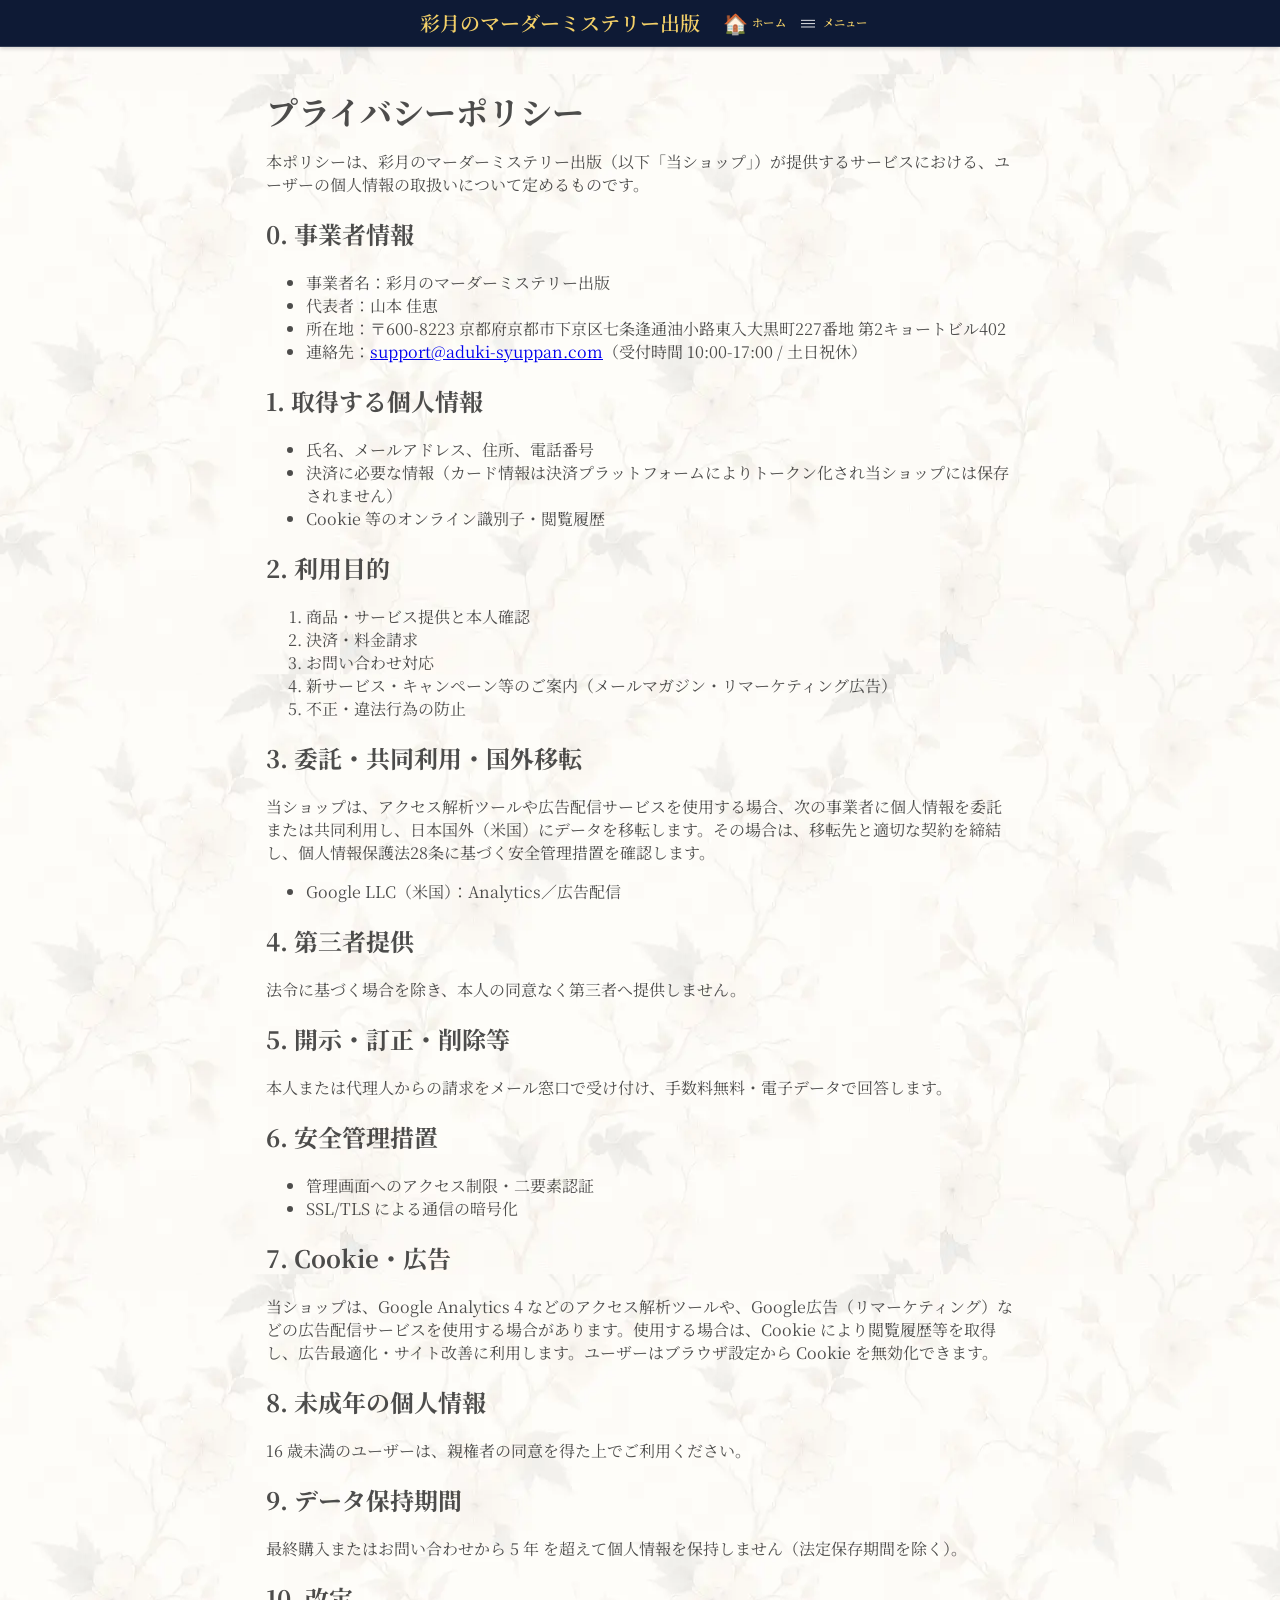
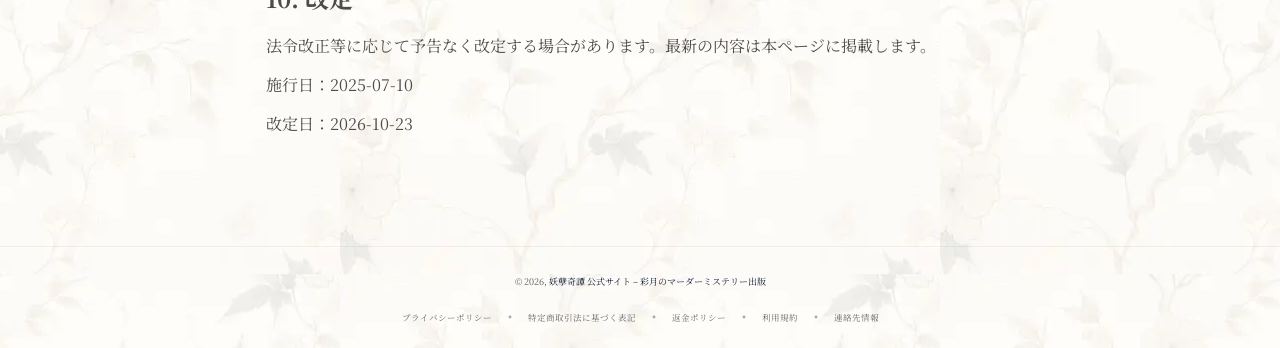
<file: pages/privacy.html>
﻿<!DOCTYPE html>
<html lang="ja">
<head>
  <meta charset="utf-8">
  <meta name="viewport" content="width=device-width,initial-scale=1">
  <title>プライバシーポリシー – 妖孽奇譚 公式サイト</title>
  <link rel="preconnect" href="https://fonts.googleapis.com">
  <link rel="preconnect" href="https://fonts.gstatic.com" crossorigin>
  <link href="https://fonts.googleapis.com/css2?family=Noto+Serif+JP:wght@400;600;700&display=swap" rel="stylesheet">
  <link rel="stylesheet" href="../css/hero-heian.css?v=4">
  <style>
    :root { --font-body-family: 'Noto Serif JP', serif; --color-foreground: 18,18,18; --font-body-scale: 1.0; }
    *, *::before, *::after { box-sizing: inherit; }
    html { box-sizing: border-box; font-size: calc(var(--font-body-scale) * 62.5%); }
    body { min-height: 100vh; margin: 0; font-size: 1.5rem; font-family: var(--font-body-family);
      color: rgba(var(--color-foreground), 0.75);
      background: url("../assets/images/washi-texture2.webp") center/600px repeat; }
    @media screen and (min-width: 750px) { body { font-size: 1.6rem; } }
    .page-container { max-width: 768px; margin: 0 auto; padding: 2rem 1rem; }
    h1 { margin-bottom: 1.5rem; }
    h2 { margin-top: 2rem; }
          </style>
</head>
<body>
  <header class="header-heian" role="banner">
    <div class="header-inner">
      <a href="../index.html" class="header-logo"></a>
      <div class="header-title">彩月のマーダーミステリー出版</div>
      <div class="header-actions">
        <a href="../index.html"><span aria-hidden="true">🏠</span><span class="nav-label">ホーム</span></a>
        <button class="burger" aria-label="メニューを開く" aria-controls="site-drawer" aria-expanded="false" type="button">
          <span aria-hidden="true">≡</span><span class="nav-label">メニュー</span>
        </button>
      </div>
    </div>
    <div class="drawer" id="site-drawer">
      <button class="drawer-close" aria-label="閉じる" type="button">✕</button>
      <nav><ul class="drawer-nav">
        <li><a href="about.html" class="drawer-link">著者紹介</a></li>
        <li><a href="hybridbgm.html" class="drawer-link">無料BGMライブラリ</a></li>
          <li><a href="audio_compress.html" class="drawer-link">BGM圧縮・最適化ツール</a></li>
        <li><a href="undamesi.html" class="drawer-link">妖孽奇譚おみくじ</a></li>
        <li><a href="frontpage.html" class="drawer-link">妖孽奇譚シリーズ一覧</a></li>
        <li><a href="blockgame.html" class="drawer-link">和風ブロック崩し</a></li>
        <li><a href="contact.html" class="drawer-link">お問い合わせ</a></li>
      </ul></nav>
    </div>
  </header>

  <main class="page-container">
    <h1>プライバシーポリシー</h1>
    <p>本ポリシーは、彩月のマーダーミステリー出版（以下「当ショップ」）が提供するサービスにおける、ユーザーの個人情報の取扱いについて定めるものです。</p>

    <h2>0. 事業者情報</h2>
    <ul>
      <li>事業者名：彩月のマーダーミステリー出版</li>
      <li>代表者：山本 佳恵</li>
      <li>所在地：〒600-8223 京都府京都市下京区七条逢通油小路東入大黒町227番地 第2キョートビル402</li>
      <li>連絡先：<a href="mailto:support@aduki-syuppan.com">support@aduki-syuppan.com</a>（受付時間 10:00-17:00 / 土日祝休）</li>
    </ul>

    <h2>1. 取得する個人情報</h2>
    <ul>
      <li>氏名、メールアドレス、住所、電話番号</li>
      <li>決済に必要な情報（カード情報は決済プラットフォームによりトークン化され当ショップには保存されません）</li>
      <li>Cookie 等のオンライン識別子・閲覧履歴</li>
    </ul>

    <h2>2. 利用目的</h2>
    <ol>
      <li>商品・サービス提供と本人確認</li>
      <li>決済・料金請求</li>
      <li>お問い合わせ対応</li>
      <li>新サービス・キャンペーン等のご案内（メールマガジン・リマーケティング広告）</li>
      <li>不正・違法行為の防止</li>
    </ol>

    <h2>3. 委託・共同利用・国外移転</h2>
    <p>当ショップは、アクセス解析ツールや広告配信サービスを使用する場合、次の事業者に個人情報を委託または共同利用し、日本国外（米国）にデータを移転します。その場合は、移転先と適切な契約を締結し、個人情報保護法28条に基づく安全管理措置を確認します。</p>
    <ul>
      <li>Google LLC（米国）：Analytics／広告配信</li>
    </ul>

    <h2>4. 第三者提供</h2>
    <p>法令に基づく場合を除き、本人の同意なく第三者へ提供しません。</p>

    <h2>5. 開示・訂正・削除等</h2>
    <p>本人または代理人からの請求をメール窓口で受け付け、手数料無料・電子データで回答します。</p>

    <h2>6. 安全管理措置</h2>
    <ul>
      <li>管理画面へのアクセス制限・二要素認証</li>
      <li>SSL/TLS による通信の暗号化</li>
    </ul>

    <h2>7. Cookie・広告</h2>
    <p>当ショップは、Google Analytics 4 などのアクセス解析ツールや、Google広告（リマーケティング）などの広告配信サービスを使用する場合があります。使用する場合は、Cookie により閲覧履歴等を取得し、広告最適化・サイト改善に利用します。ユーザーはブラウザ設定から Cookie を無効化できます。</p>

    <h2>8. 未成年の個人情報</h2>
    <p>16 歳未満のユーザーは、親権者の同意を得た上でご利用ください。</p>

    <h2>9. データ保持期間</h2>
    <p>最終購入またはお問い合わせから 5 年 を超えて個人情報を保持しません（法定保存期間を除く）。</p>

    <h2>10. 改定</h2>
    <p>法令改正等に応じて予告なく改定する場合があります。最新の内容は本ページに掲載します。</p>
    <p>施行日：2025-07-10</p>
    <p>改定日：2026-10-23</p>
  </main>

  <footer class="footer">
    <div class="footer__content-bottom-wrapper">
      <div class="footer__copyright">
        <small>© 2026, <a href="../index.html">妖孽奇譚 公式サイト – 彩月のマーダーミステリー出版</a></small>
        <ul class="policies">
          <li><a href="privacy.html">プライバシーポリシー</a></li>
          <li><a href="legal.html">特定商取引法に基づく表記</a></li>
          <li><a href="refund.html">返金ポリシー</a></li>
          <li><a href="terms.html">利用規約</a></li>
          <li><a href="contact.html">連絡先情報</a></li>
        </ul>
      </div>
    </div>
  </footer>
  <script>
    (function(){const b=document.querySelector('.burger'),d=document.getElementById('site-drawer'),c=document.querySelector('.drawer-close');if(!b||!d)return;b.addEventListener('click',function(){d.classList.toggle('is-open');b.setAttribute('aria-expanded',d.classList.contains('is-open'));});c.addEventListener('click',function(){d.classList.remove('is-open');b.setAttribute('aria-expanded','false');});document.addEventListener('click',function(e){if(d.classList.contains('is-open')&&!d.contains(e.target)&&!b.contains(e.target)){d.classList.remove('is-open');b.setAttribute('aria-expanded','false');}});})();
  </script>
</body>
</html>
</file>
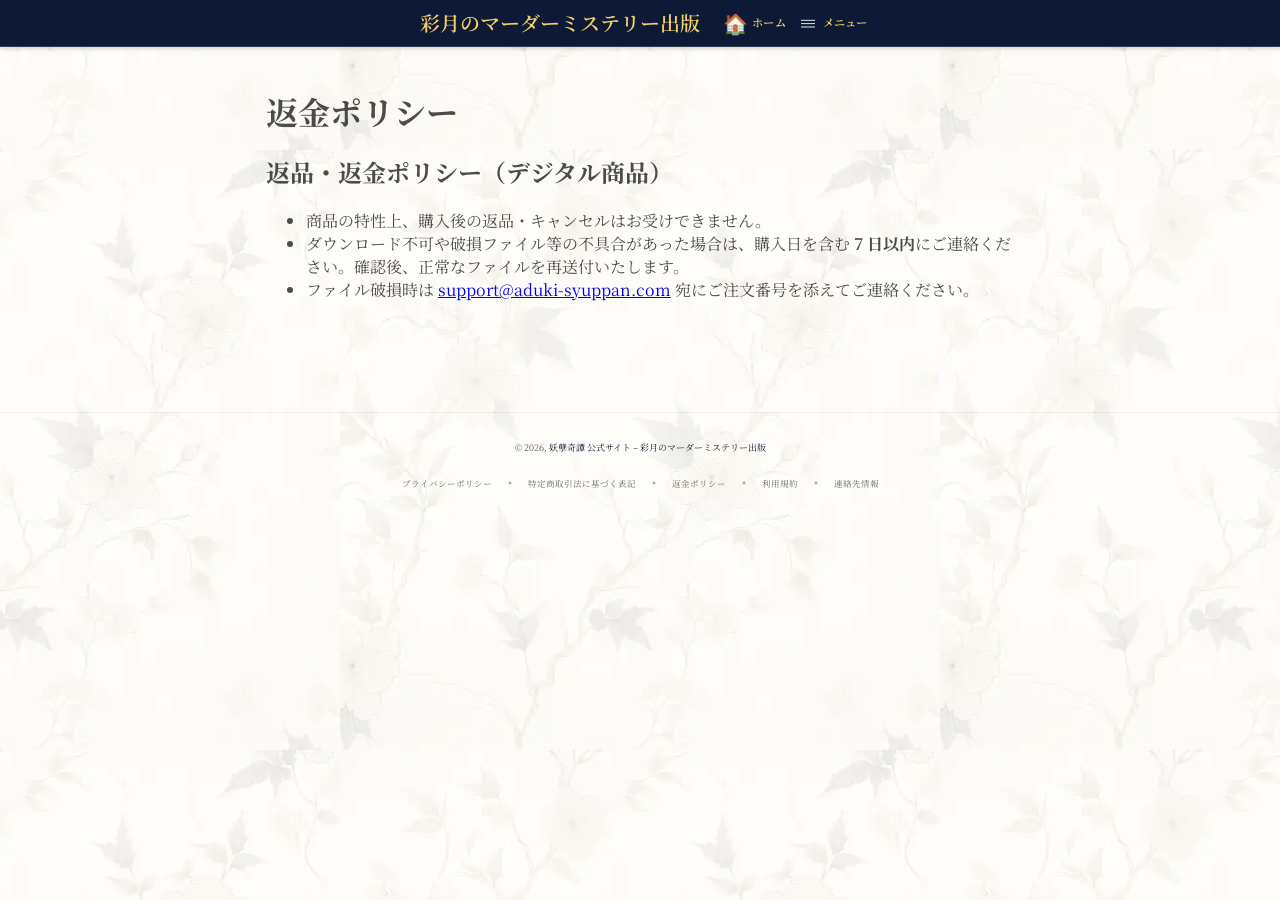
<file: pages/refund.html>
﻿<!DOCTYPE html>
<html lang="ja">
<head>
  <meta charset="utf-8">
  <meta name="viewport" content="width=device-width,initial-scale=1">
  <title>返金ポリシー – 妖孽奇譚 公式サイト</title>
  <link rel="preconnect" href="https://fonts.googleapis.com">
  <link rel="preconnect" href="https://fonts.gstatic.com" crossorigin>
  <link href="https://fonts.googleapis.com/css2?family=Noto+Serif+JP:wght@400;600;700&display=swap" rel="stylesheet">
  <link rel="stylesheet" href="../css/hero-heian.css?v=4">
  <style>
    :root { --font-body-family: 'Noto Serif JP', serif; --color-foreground: 18,18,18; --font-body-scale: 1.0; }
    *, *::before, *::after { box-sizing: inherit; }
    html { box-sizing: border-box; font-size: calc(var(--font-body-scale) * 62.5%); }
    body { min-height: 100vh; margin: 0; font-size: 1.5rem; font-family: var(--font-body-family);
      color: rgba(var(--color-foreground), 0.75);
      background: url("../assets/images/washi-texture2.webp") center/600px repeat; }
    @media screen and (min-width: 750px) { body { font-size: 1.6rem; } }
    .page-container { max-width: 768px; margin: 0 auto; padding: 2rem 1rem; }
    h1 { margin-bottom: 1.5rem; }
          </style>
</head>
<body>
  <header class="header-heian" role="banner">
    <div class="header-inner">
      <a href="../index.html" class="header-logo"></a>
      <div class="header-title">彩月のマーダーミステリー出版</div>
      <div class="header-actions">
        <a href="../index.html"><span aria-hidden="true">🏠</span><span class="nav-label">ホーム</span></a>
        <button class="burger" aria-label="メニューを開く" aria-controls="site-drawer" aria-expanded="false" type="button">
          <span aria-hidden="true">≡</span><span class="nav-label">メニュー</span>
        </button>
      </div>
    </div>
    <div class="drawer" id="site-drawer">
      <button class="drawer-close" aria-label="閉じる" type="button">✕</button>
      <nav><ul class="drawer-nav">
        <li><a href="about.html" class="drawer-link">著者紹介</a></li>
        <li><a href="hybridbgm.html" class="drawer-link">無料BGMライブラリ</a></li>
          <li><a href="audio_compress.html" class="drawer-link">BGM圧縮・最適化ツール</a></li>
        <li><a href="undamesi.html" class="drawer-link">妖孽奇譚おみくじ</a></li>
        <li><a href="frontpage.html" class="drawer-link">妖孽奇譚シリーズ一覧</a></li>
        <li><a href="blockgame.html" class="drawer-link">和風ブロック崩し</a></li>
        <li><a href="contact.html" class="drawer-link">お問い合わせ</a></li>
      </ul></nav>
    </div>
  </header>

  <main class="page-container">
    <h1>返金ポリシー</h1>
    <h2>返品・返金ポリシー（デジタル商品）</h2>
    <ul>
      <li>商品の特性上、購入後の返品・キャンセルはお受けできません。</li>
      <li>ダウンロード不可や破損ファイル等の不具合があった場合は、購入日を含む <strong>7 日以内</strong>にご連絡ください。確認後、正常なファイルを再送付いたします。</li>
      <li>ファイル破損時は <a href="mailto:support@aduki-syuppan.com">support@aduki-syuppan.com</a> 宛にご注文番号を添えてご連絡ください。</li>
    </ul>
  </main>

  <footer class="footer">
    <div class="footer__content-bottom-wrapper">
      <div class="footer__copyright">
        <small>© 2026, <a href="../index.html">妖孽奇譚 公式サイト – 彩月のマーダーミステリー出版</a></small>
        <ul class="policies">
          <li><a href="privacy.html">プライバシーポリシー</a></li>
          <li><a href="legal.html">特定商取引法に基づく表記</a></li>
          <li><a href="refund.html">返金ポリシー</a></li>
          <li><a href="terms.html">利用規約</a></li>
          <li><a href="contact.html">連絡先情報</a></li>
        </ul>
      </div>
    </div>
  </footer>
  <script>
    (function(){const b=document.querySelector('.burger'),d=document.getElementById('site-drawer'),c=document.querySelector('.drawer-close');if(!b||!d)return;b.addEventListener('click',function(){d.classList.toggle('is-open');b.setAttribute('aria-expanded',d.classList.contains('is-open'));});c.addEventListener('click',function(){d.classList.remove('is-open');b.setAttribute('aria-expanded','false');});document.addEventListener('click',function(e){if(d.classList.contains('is-open')&&!d.contains(e.target)&&!b.contains(e.target)){d.classList.remove('is-open');b.setAttribute('aria-expanded','false');}});})();
  </script>
</body>
</html>
</file>
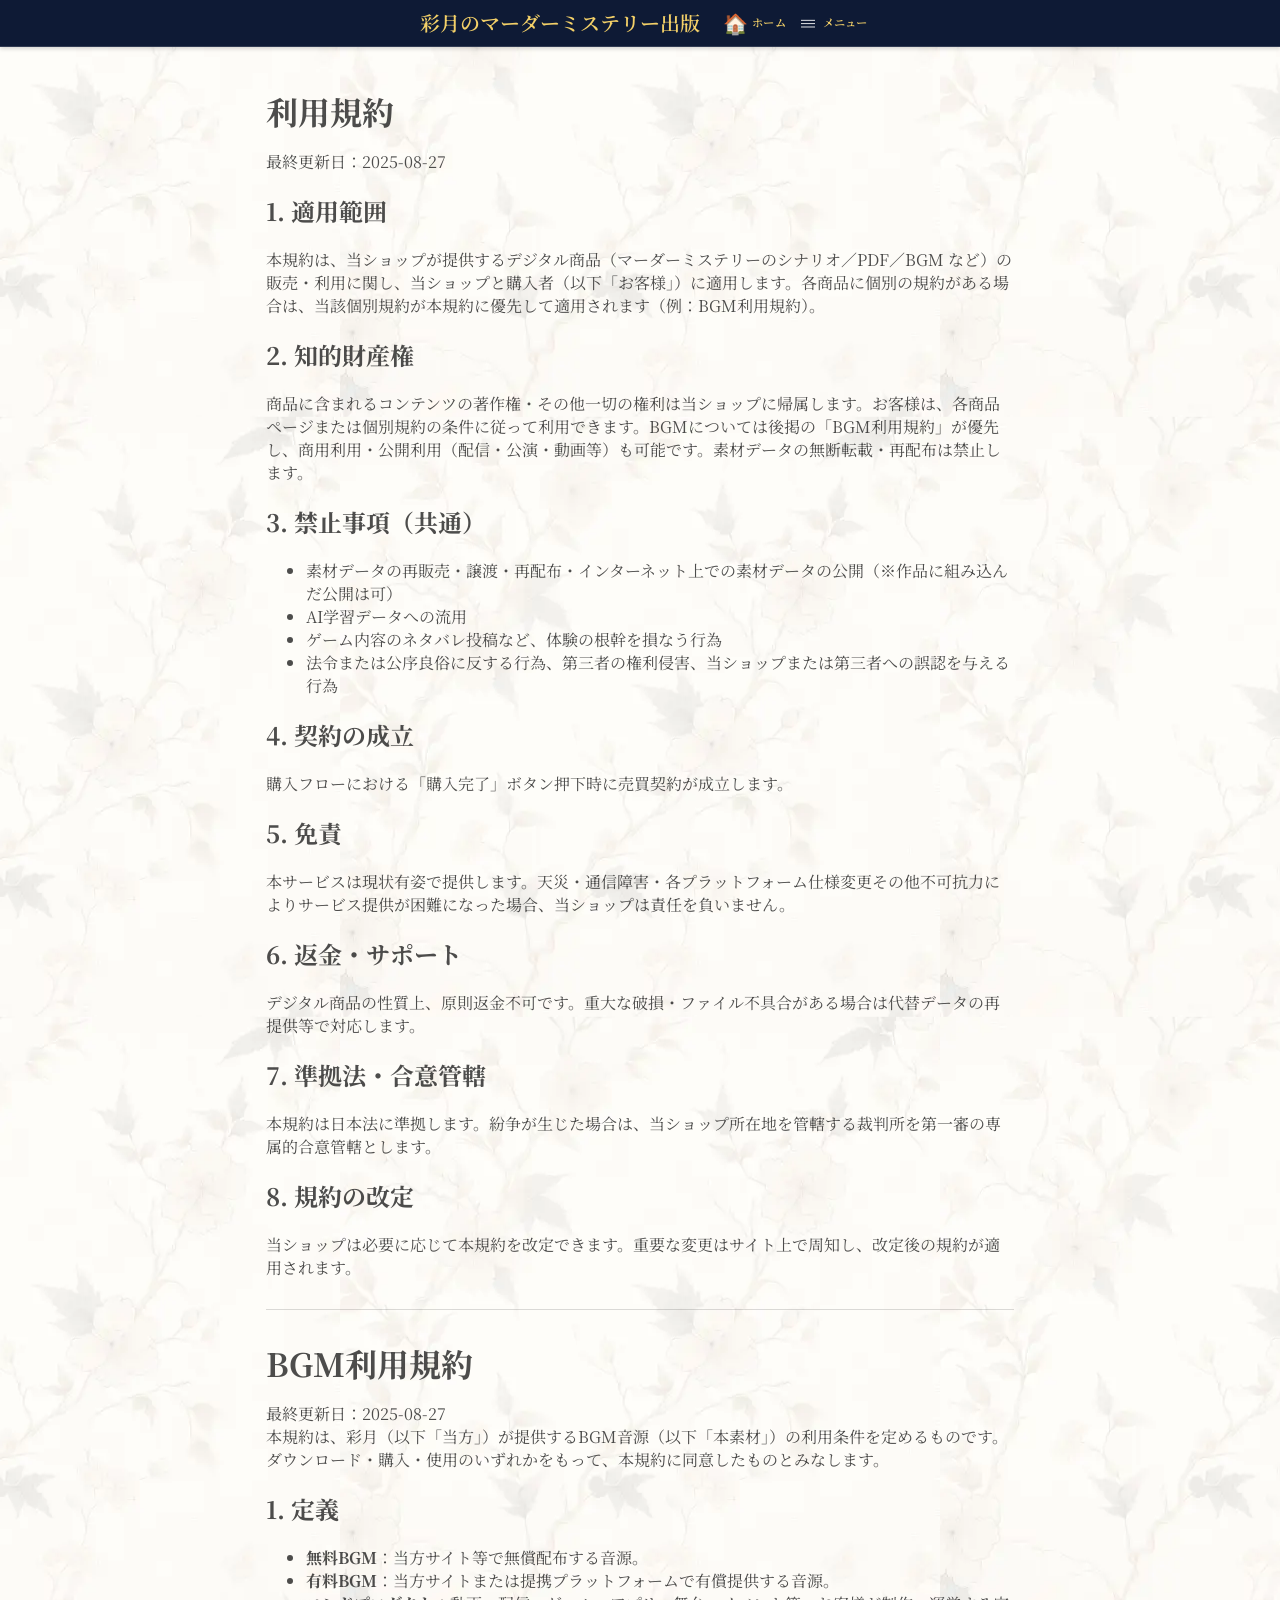
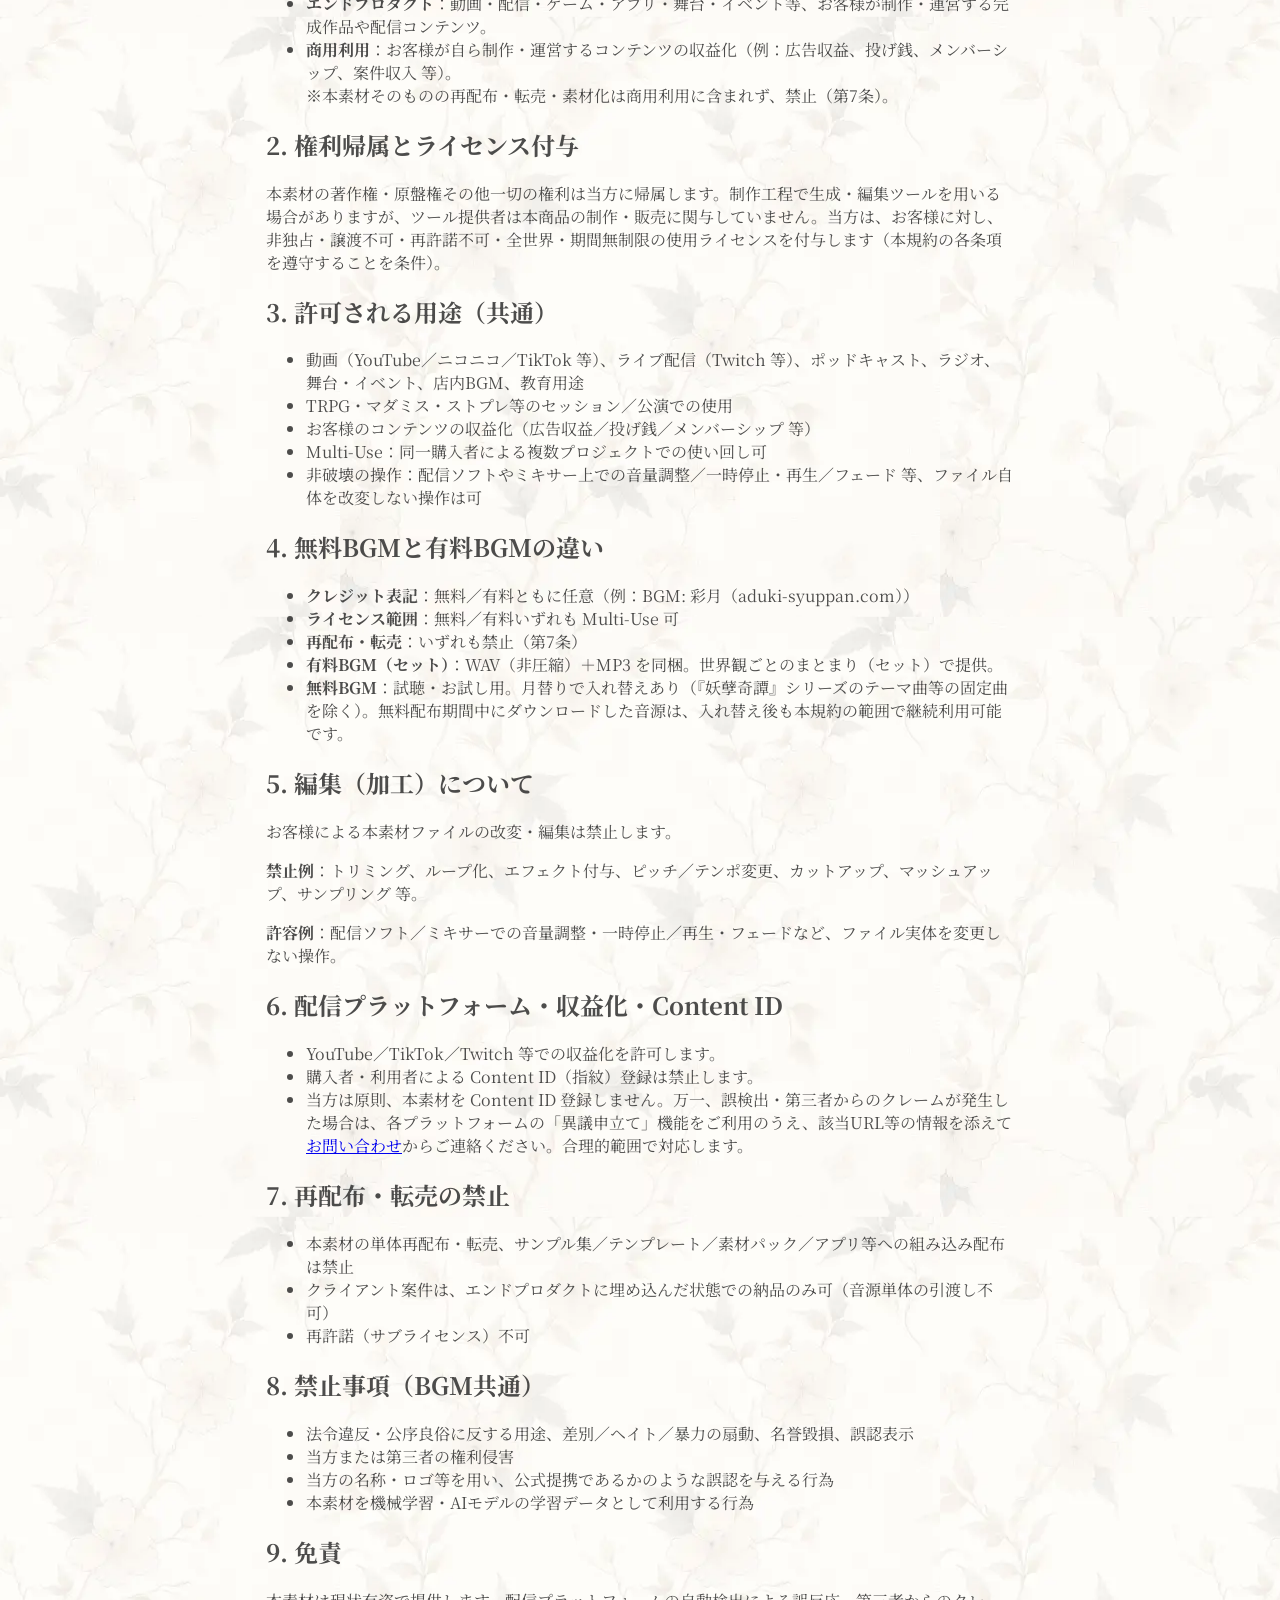
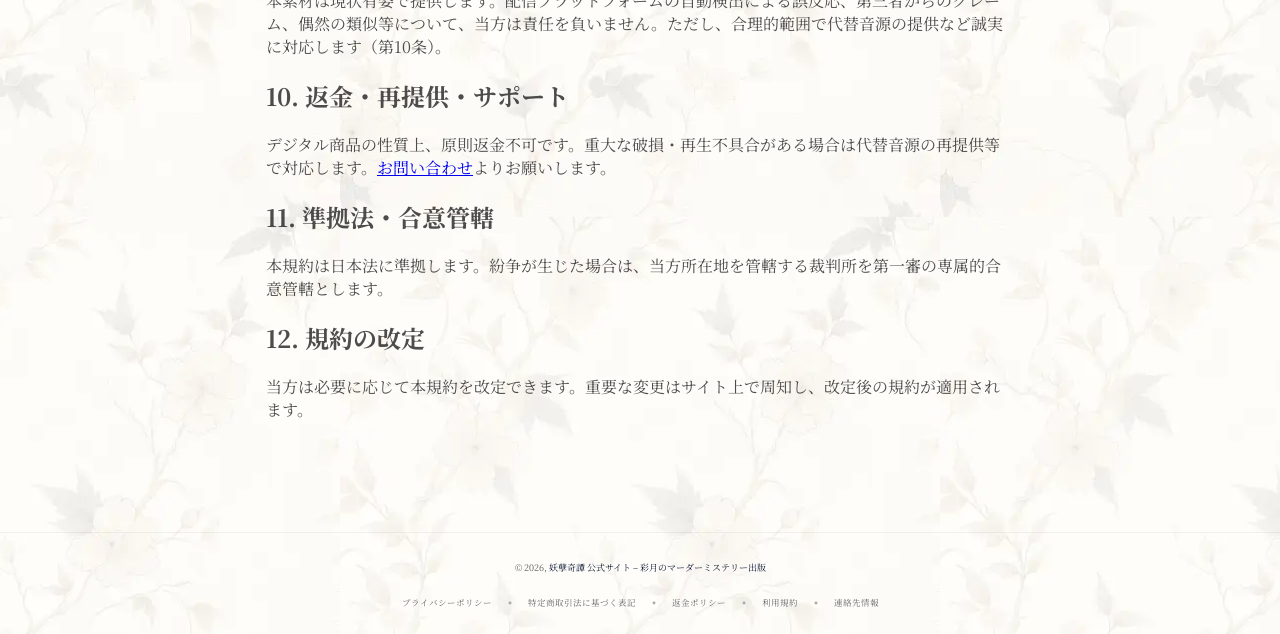
<file: pages/terms.html>
﻿<!DOCTYPE html>
<html lang="ja">
<head>
  <meta charset="utf-8">
  <meta name="viewport" content="width=device-width,initial-scale=1">
  <title>利用規約 – 妖孽奇譚 公式サイト</title>
  <link rel="preconnect" href="https://fonts.googleapis.com">
  <link rel="preconnect" href="https://fonts.gstatic.com" crossorigin>
  <link href="https://fonts.googleapis.com/css2?family=Noto+Serif+JP:wght@400;600;700&display=swap" rel="stylesheet">
  <link rel="stylesheet" href="../css/hero-heian.css?v=4">
  <style>
    :root { --font-body-family: 'Noto Serif JP', serif; --color-foreground: 18,18,18; --font-body-scale: 1.0; }
    *, *::before, *::after { box-sizing: inherit; }
    html { box-sizing: border-box; font-size: calc(var(--font-body-scale) * 62.5%); }
    body { min-height: 100vh; margin: 0; font-size: 1.5rem; font-family: var(--font-body-family);
      color: rgba(var(--color-foreground), 0.75);
      background: url("../assets/images/washi-texture2.webp") center/600px repeat; }
    @media screen and (min-width: 750px) { body { font-size: 1.6rem; } }
    .page-container { max-width: 768px; margin: 0 auto; padding: 2rem 1rem; }
    h1 { margin-bottom: 1.5rem; }
    h2 { margin-top: 2rem; }
    hr { border: none; border-top: 1px solid rgba(var(--color-foreground), .15); margin: 3rem 0; }
          </style>
</head>
<body>
  <header class="header-heian" role="banner">
    <div class="header-inner">
      <a href="../index.html" class="header-logo"></a>
      <div class="header-title">彩月のマーダーミステリー出版</div>
      <div class="header-actions">
        <a href="../index.html"><span aria-hidden="true">🏠</span><span class="nav-label">ホーム</span></a>
        <button class="burger" aria-label="メニューを開く" aria-controls="site-drawer" aria-expanded="false" type="button">
          <span aria-hidden="true">≡</span><span class="nav-label">メニュー</span>
        </button>
      </div>
    </div>
    <div class="drawer" id="site-drawer">
      <button class="drawer-close" aria-label="閉じる" type="button">✕</button>
      <nav><ul class="drawer-nav">
        <li><a href="about.html" class="drawer-link">著者紹介</a></li>
        <li><a href="hybridbgm.html" class="drawer-link">無料BGMライブラリ</a></li>
          <li><a href="audio_compress.html" class="drawer-link">BGM圧縮・最適化ツール</a></li>
        <li><a href="undamesi.html" class="drawer-link">妖孽奇譚おみくじ</a></li>
        <li><a href="frontpage.html" class="drawer-link">妖孽奇譚シリーズ一覧</a></li>
        <li><a href="blockgame.html" class="drawer-link">和風ブロック崩し</a></li>
        <li><a href="contact.html" class="drawer-link">お問い合わせ</a></li>
      </ul></nav>
    </div>
  </header>

  <main class="page-container">
    <h1>利用規約</h1>
    <p>最終更新日：2025-08-27</p>

    <h2>1. 適用範囲</h2>
    <p>本規約は、当ショップが提供するデジタル商品（マーダーミステリーのシナリオ／PDF／BGM など）の販売・利用に関し、当ショップと購入者（以下「お客様」）に適用します。各商品に個別の規約がある場合は、当該個別規約が本規約に優先して適用されます（例：BGM利用規約）。</p>

    <h2>2. 知的財産権</h2>
    <p>商品に含まれるコンテンツの著作権・その他一切の権利は当ショップに帰属します。お客様は、各商品ページまたは個別規約の条件に従って利用できます。BGMについては後掲の「BGM利用規約」が優先し、商用利用・公開利用（配信・公演・動画等）も可能です。素材データの無断転載・再配布は禁止します。</p>

    <h2>3. 禁止事項（共通）</h2>
    <ul>
      <li>素材データの再販売・譲渡・再配布・インターネット上での素材データの公開（※作品に組み込んだ公開は可）</li>
      <li>AI学習データへの流用</li>
      <li>ゲーム内容のネタバレ投稿など、体験の根幹を損なう行為</li>
      <li>法令または公序良俗に反する行為、第三者の権利侵害、当ショップまたは第三者への誤認を与える行為</li>
    </ul>

    <h2>4. 契約の成立</h2>
    <p>購入フローにおける「購入完了」ボタン押下時に売買契約が成立します。</p>

    <h2>5. 免責</h2>
    <p>本サービスは現状有姿で提供します。天災・通信障害・各プラットフォーム仕様変更その他不可抗力によりサービス提供が困難になった場合、当ショップは責任を負いません。</p>

    <h2>6. 返金・サポート</h2>
    <p>デジタル商品の性質上、原則返金不可です。重大な破損・ファイル不具合がある場合は代替データの再提供等で対応します。</p>

    <h2>7. 準拠法・合意管轄</h2>
    <p>本規約は日本法に準拠します。紛争が生じた場合は、当ショップ所在地を管轄する裁判所を第一審の専属的合意管轄とします。</p>

    <h2>8. 規約の改定</h2>
    <p>当ショップは必要に応じて本規約を改定できます。重要な変更はサイト上で周知し、改定後の規約が適用されます。</p>

    <hr>

    <h1>BGM利用規約</h1>
    <p>最終更新日：2025-08-27<br>
    本規約は、彩月（以下「当方」）が提供するBGM音源（以下「本素材」）の利用条件を定めるものです。ダウンロード・購入・使用のいずれかをもって、本規約に同意したものとみなします。</p>

    <h2>1. 定義</h2>
    <ul>
      <li><strong>無料BGM</strong>：当方サイト等で無償配布する音源。</li>
      <li><strong>有料BGM</strong>：当方サイトまたは提携プラットフォームで有償提供する音源。</li>
      <li><strong>エンドプロダクト</strong>：動画・配信・ゲーム・アプリ・舞台・イベント等、お客様が制作・運営する完成作品や配信コンテンツ。</li>
      <li><strong>商用利用</strong>：お客様が自ら制作・運営するコンテンツの収益化（例：広告収益、投げ銭、メンバーシップ、案件収入 等）。<br>※本素材そのものの再配布・転売・素材化は商用利用に含まれず、禁止（第7条）。</li>
    </ul>

    <h2>2. 権利帰属とライセンス付与</h2>
    <p>本素材の著作権・原盤権その他一切の権利は当方に帰属します。制作工程で生成・編集ツールを用いる場合がありますが、ツール提供者は本商品の制作・販売に関与していません。当方は、お客様に対し、非独占・譲渡不可・再許諾不可・全世界・期間無制限の使用ライセンスを付与します（本規約の各条項を遵守することを条件）。</p>

    <h2>3. 許可される用途（共通）</h2>
    <ul>
      <li>動画（YouTube／ニコニコ／TikTok 等）、ライブ配信（Twitch 等）、ポッドキャスト、ラジオ、舞台・イベント、店内BGM、教育用途</li>
      <li>TRPG・マダミス・ストプレ等のセッション／公演での使用</li>
      <li>お客様のコンテンツの収益化（広告収益／投げ銭／メンバーシップ 等）</li>
      <li>Multi-Use：同一購入者による複数プロジェクトでの使い回し可</li>
      <li>非破壊の操作：配信ソフトやミキサー上での音量調整／一時停止・再生／フェード 等、ファイル自体を改変しない操作は可</li>
    </ul>

    <h2>4. 無料BGMと有料BGMの違い</h2>
    <ul>
      <li><strong>クレジット表記</strong>：無料／有料ともに任意（例：BGM: 彩月（aduki-syuppan.com））</li>
      <li><strong>ライセンス範囲</strong>：無料／有料いずれも Multi-Use 可</li>
      <li><strong>再配布・転売</strong>：いずれも禁止（第7条）</li>
      <li><strong>有料BGM（セット）</strong>：WAV（非圧縮）＋MP3 を同梱。世界観ごとのまとまり（セット）で提供。</li>
      <li><strong>無料BGM</strong>：試聴・お試し用。月替りで入れ替えあり（『妖孽奇譚』シリーズのテーマ曲等の固定曲を除く）。無料配布期間中にダウンロードした音源は、入れ替え後も本規約の範囲で継続利用可能です。</li>
    </ul>

    <h2>5. 編集（加工）について</h2>
    <p>お客様による本素材ファイルの改変・編集は禁止します。</p>
    <p><strong>禁止例</strong>：トリミング、ループ化、エフェクト付与、ピッチ／テンポ変更、カットアップ、マッシュアップ、サンプリング 等。</p>
    <p><strong>許容例</strong>：配信ソフト／ミキサーでの音量調整・一時停止／再生・フェードなど、ファイル実体を変更しない操作。</p>

    <h2>6. 配信プラットフォーム・収益化・Content ID</h2>
    <ul>
      <li>YouTube／TikTok／Twitch 等での収益化を許可します。</li>
      <li>購入者・利用者による Content ID（指紋）登録は禁止します。</li>
      <li>当方は原則、本素材を Content ID 登録しません。万一、誤検出・第三者からのクレームが発生した場合は、各プラットフォームの「異議申立て」機能をご利用のうえ、該当URL等の情報を添えて<a href="contact.html">お問い合わせ</a>からご連絡ください。合理的範囲で対応します。</li>
    </ul>

    <h2>7. 再配布・転売の禁止</h2>
    <ul>
      <li>本素材の単体再配布・転売、サンプル集／テンプレート／素材パック／アプリ等への組み込み配布は禁止</li>
      <li>クライアント案件は、エンドプロダクトに埋め込んだ状態での納品のみ可（音源単体の引渡し不可）</li>
      <li>再許諾（サブライセンス）不可</li>
    </ul>

    <h2>8. 禁止事項（BGM共通）</h2>
    <ul>
      <li>法令違反・公序良俗に反する用途、差別／ヘイト／暴力の扇動、名誉毀損、誤認表示</li>
      <li>当方または第三者の権利侵害</li>
      <li>当方の名称・ロゴ等を用い、公式提携であるかのような誤認を与える行為</li>
      <li>本素材を機械学習・AIモデルの学習データとして利用する行為</li>
    </ul>

    <h2>9. 免責</h2>
    <p>本素材は現状有姿で提供します。配信プラットフォームの自動検出による誤反応、第三者からのクレーム、偶然の類似等について、当方は責任を負いません。ただし、合理的範囲で代替音源の提供など誠実に対応します（第10条）。</p>

    <h2>10. 返金・再提供・サポート</h2>
    <p>デジタル商品の性質上、原則返金不可です。重大な破損・再生不具合がある場合は代替音源の再提供等で対応します。<a href="contact.html">お問い合わせ</a>よりお願いします。</p>

    <h2>11. 準拠法・合意管轄</h2>
    <p>本規約は日本法に準拠します。紛争が生じた場合は、当方所在地を管轄する裁判所を第一審の専属的合意管轄とします。</p>

    <h2>12. 規約の改定</h2>
    <p>当方は必要に応じて本規約を改定できます。重要な変更はサイト上で周知し、改定後の規約が適用されます。</p>
  </main>

  <footer class="footer">
    <div class="footer__content-bottom-wrapper">
      <div class="footer__copyright">
        <small>© 2026, <a href="../index.html">妖孽奇譚 公式サイト – 彩月のマーダーミステリー出版</a></small>
        <ul class="policies">
          <li><a href="privacy.html">プライバシーポリシー</a></li>
          <li><a href="legal.html">特定商取引法に基づく表記</a></li>
          <li><a href="refund.html">返金ポリシー</a></li>
          <li><a href="terms.html">利用規約</a></li>
          <li><a href="contact.html">連絡先情報</a></li>
        </ul>
      </div>
    </div>
  </footer>
  <script>
    (function(){const b=document.querySelector('.burger'),d=document.getElementById('site-drawer'),c=document.querySelector('.drawer-close');if(!b||!d)return;b.addEventListener('click',function(){d.classList.toggle('is-open');b.setAttribute('aria-expanded',d.classList.contains('is-open'));});c.addEventListener('click',function(){d.classList.remove('is-open');b.setAttribute('aria-expanded','false');});document.addEventListener('click',function(e){if(d.classList.contains('is-open')&&!d.contains(e.target)&&!b.contains(e.target)){d.classList.remove('is-open');b.setAttribute('aria-expanded','false');}});})();
  </script>
</body>
</html>
</file>
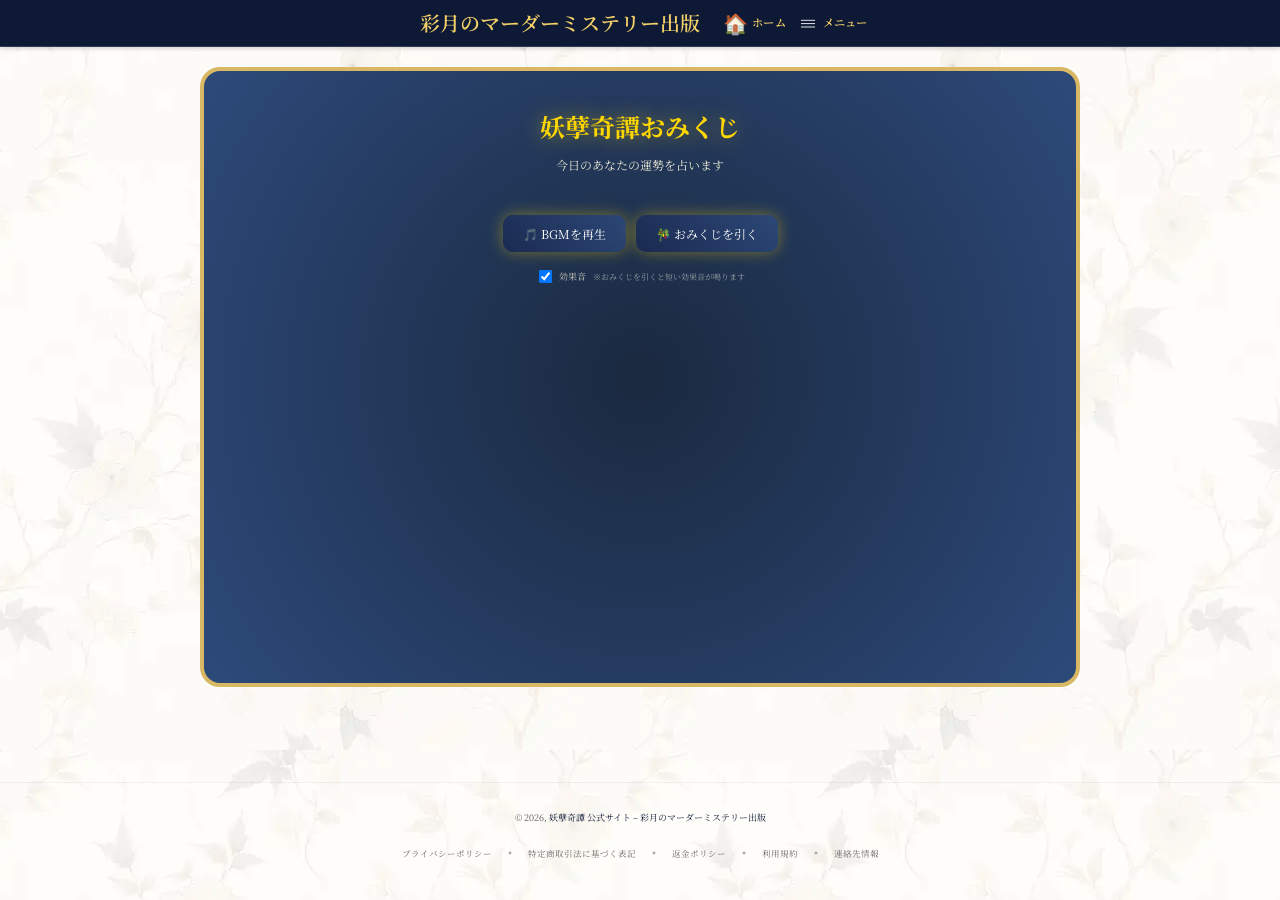
<file: pages/undamesi.html>
﻿<!DOCTYPE html>
<html lang="ja">
<head>
  <meta charset="utf-8">
  <meta name="viewport" content="width=device-width,initial-scale=1">
  <title>妖孽奇譚おみくじ – 妖孽奇譚 公式サイト</title>
  <meta name="description" content="妖孽奇譚の世界から今日のあなたの運勢を占います。慧・頼光・静乃・コンがあなたにメッセージをくれます。">
  <meta property="og:image" content="../assets/images/ogp-undamesi.png">
  <link rel="preconnect" href="https://fonts.googleapis.com">
  <link rel="preconnect" href="https://fonts.gstatic.com" crossorigin>
  <link href="https://fonts.googleapis.com/css2?family=Noto+Serif+JP:wght@400;600;700&display=swap" rel="stylesheet">
  <link rel="stylesheet" href="../css/hero-heian.css?v=4">
  <style>
    :root {
      --font-body-family: 'Noto Serif JP', serif;
      --font-heading-family: 'Noto Serif JP', serif;
      --font-body-scale: 1.0;
      --color-foreground: 18,18,18;
    }
    *, *::before, *::after { box-sizing: inherit; }
    html { box-sizing: border-box; font-size: calc(var(--font-body-scale) * 62.5%); }
    body { min-height: 100vh; margin: 0; font-size: 1.5rem; font-family: var(--font-body-family);
      color: rgba(var(--color-foreground), 0.75);
      background: url("../assets/images/washi-texture2.webp") center/600px repeat; }
    @media screen and (min-width: 750px) { body { font-size: 1.6rem; } }
    .page-container { max-width: 900px; margin: 0 auto; padding: 2rem 1rem; }
        
    /* おみくじスタイル */
    .omikuji-app-wrapper{position:relative;background:radial-gradient(circle at 50% 50%,#1a293f,#2d4a7a);overflow:hidden;border:4px solid #d8b864;border-radius:2rem;min-height:620px}
    .omikuji-container{position:relative;z-index:10;max-width:800px;margin:0 auto;padding:2rem;display:flex;flex-direction:column;align-items:center;justify-content:center}
    .omikuji-header{text-align:center;margin-bottom:3rem}
    .omikuji-title{font-size:2.5rem;font-weight:700;color:#ffd700;text-shadow:0 0 20px rgba(255,215,0,.5);margin-bottom:1rem}
    .omikuji-subtitle{font-size:1.2rem;color:#e8e6d3}
    .omikuji-controls{display:flex;gap:1rem;margin-bottom:2rem;flex-wrap:wrap;justify-content:center}
    .bgm-button,.omikuji-button{font-size:1.2rem;padding:1rem 2rem;background:linear-gradient(45deg,rgba(26,41,81,.9),rgba(45,74,122,.9));color:#fff;border:none;border-radius:10px;cursor:pointer;box-shadow:0 0 15px rgba(255,215,0,.4);transition:transform .3s ease;font-family:var(--font-body-family)}
    .bgm-button.playing{background:linear-gradient(45deg,rgba(45,74,122,.9),rgba(26,41,81,.9))}
    .omikuji-button:hover{transform:translateY(-2px)}
    .result-container{display:none;flex-direction:column;align-items:center;background:rgba(26,41,81,.9);border:2px solid #ffd700;border-radius:20px;padding:2rem;margin:2rem 0;width:100%;max-width:500px;backdrop-filter:blur(10px);box-shadow:0 0 30px rgba(255,215,0,.2)}
    .result-container.show{display:flex;animation:slideIn .5s ease-out}
    @keyframes slideIn{from{opacity:0;transform:translateY(20px)}to{opacity:1;transform:translateY(0)}}
    .fortune-level{font-size:1.8rem;margin-bottom:.8rem;color:#ffd700}
    .character-image img{width:150px;height:150px;border-radius:50%;margin-bottom:.8rem;object-fit:cover}
    .fortune-message{font-size:1rem;color:#e8e6d3;margin-bottom:1rem;text-align:center}
    .action-buttons{display:flex;gap:1rem;margin-top:1.5rem;flex-wrap:wrap;justify-content:center}
    .action-buttons a{padding:.6rem 1.2rem;border:1px solid #c9c7b8;background:rgba(45,74,122,.7);color:#e8e6d3;border-radius:20px;text-decoration:none;font-size:.9rem;transition:all .3s ease}
    .action-buttons a:hover{background:rgba(45,74,122,.9);border-color:#ffd700;color:#ffd700;transform:translateY(-1px)}
    .sfx-ui{display:flex;gap:.75rem;align-items:center;justify-content:center;margin-top:-.5rem;margin-bottom:1rem}
    .sfx-toggle{font-size:.9rem;color:#c9c7b8;display:flex;align-items:center;gap:.35rem}
    .sfx-note{font-size:.8rem;color:#9aa0a6}
    @media(max-width:640px){.omikuji-controls{flex-direction:column;align-items:center}.action-buttons a{width:100%;max-width:220px}}
  </style>
</head>
<body>
  <header class="header-heian" role="banner">
    <div class="header-inner">
      <a href="../index.html" class="header-logo" aria-label="ホーム"></a>
      <div class="header-title">彩月のマーダーミステリー出版</div>
      <div class="header-actions">
        <a href="../index.html"><span aria-hidden="true">🏠</span><span class="nav-label">ホーム</span></a>
        <button class="burger" aria-label="メニューを開く" aria-controls="site-drawer" aria-expanded="false" type="button">
          <span aria-hidden="true">≡</span><span class="nav-label">メニュー</span>
        </button>
      </div>
    </div>
    <div class="drawer" id="site-drawer">
      <button class="drawer-close" aria-label="閉じる" type="button">✕</button>
      <nav><ul class="drawer-nav">
        <li><a href="about.html" class="drawer-link">著者紹介</a></li>
        <li><a href="hybridbgm.html" class="drawer-link">無料BGMライブラリ</a></li>
          <li><a href="audio_compress.html" class="drawer-link">BGM圧縮・最適化ツール</a></li>
        <li><a href="undamesi.html" class="drawer-link">妖孽奇譚おみくじ</a></li>
        <li><a href="frontpage.html" class="drawer-link">妖孽奇譚シリーズ一覧</a></li>
        <li><a href="blockgame.html" class="drawer-link">和風ブロック崩し</a></li>
        <li><a href="contact.html" class="drawer-link">お問い合わせ</a></li>
      </ul></nav>
    </div>
  </header>

  <main class="page-container">
    <div class="omikuji-app-wrapper">
      <div class="omikuji-container">
        <div class="omikuji-header">
          <h1 class="omikuji-title">妖孽奇譚おみくじ</h1>
          <p class="omikuji-subtitle">今日のあなたの運勢を占います</p>
        </div>
        <div class="omikuji-controls">
          <button class="bgm-button" id="bgmButton">🎵 BGMを再生</button>
          <button class="omikuji-button" id="omikujiButton">🎋 おみくじを引く</button>
        </div>
        <div class="sfx-ui">
          <label class="sfx-toggle"><input type="checkbox" id="sfxToggle" checked> 効果音</label>
          <small id="sfxNote" class="sfx-note">※おみくじを引くと短い効果音が鳴ります</small>
        </div>
        <div class="result-container" id="resultContainer">
          <div class="fortune-level" id="fortuneLevel"></div>
          <div class="character-image" id="characterImage"></div>
          <div class="fortune-message" id="fortuneMessage"></div>
          <div class="action-buttons">
            <a id="shareUrlButton" href="#" rel="noopener">Xで結果をシェア</a>
            <a id="bgmLinkButton" href="hybridbgm.html" rel="noopener">BGMページへ</a>
            <a id="homeLinkButton" href="../index.html" rel="noopener">妖孽奇譚の世界へ</a>
          </div>
        </div>
      </div>
    </div>
  </main>

  <footer class="footer">
    <div class="footer__content-bottom-wrapper">
      <div class="footer__copyright">
        <small>© 2026, <a href="../index.html">妖孽奇譚 公式サイト – 彩月のマーダーミステリー出版</a></small>
        <ul class="policies">
          <li><a href="privacy.html">プライバシーポリシー</a></li>
          <li><a href="legal.html">特定商取引法に基づく表記</a></li>
          <li><a href="refund.html">返金ポリシー</a></li>
          <li><a href="terms.html">利用規約</a></li>
          <li><a href="contact.html">連絡先情報</a></li>
        </ul>
      </div>
    </div>
  </footer>

  <script>
    // ドロワーメニュー
    (function(){
      const burger = document.querySelector('.burger');
      const drawer = document.getElementById('site-drawer');
      const closeBtn = document.querySelector('.drawer-close');
      if (!burger || !drawer) return;
      burger.addEventListener('click', function(){ drawer.classList.toggle('is-open'); burger.setAttribute('aria-expanded', drawer.classList.contains('is-open')); });
      closeBtn.addEventListener('click', function(){ drawer.classList.remove('is-open'); burger.setAttribute('aria-expanded', 'false'); });
      document.addEventListener('click', function(e){ if (drawer.classList.contains('is-open') && !drawer.contains(e.target) && !burger.contains(e.target)){ drawer.classList.remove('is-open'); burger.setAttribute('aria-expanded', 'false'); }});
    })();

    // おみくじロジック（Liquidテンプレートから完全にピュアJS化）
    document.addEventListener('DOMContentLoaded', () => {
      const BGM_VOL = 0.15, SE_VOL = 0.15;

      const CHARACTERS = [
        {
          name: "見習い陰陽師・慧",
          image: "../assets/images/HO1.webp",
          messages: {
            "大吉": "今日はツイてるよ。まずは机をきれいにして、やりたい事を３つメモしよう。",
            "中吉": "追い風だね。難しい課題は朝のうちに片づけるとサクッと終わるよ。",
            "小吉": "小さな善行が実を結ぶ日。すきま時間にストレッチを３分すると、明日の体が軽くなるよ。",
            "吉":   "ちょっと静かな日。水筒に好きなお茶を入れて、気分転換の一口を用意しておこう。",
            "凶":   "流れが重いね。スマホを３０分早く置いて、温かい飲み物で休もう。窓をあけて、部屋に風を通すのもいいね。澱みが飛んでいくよ。"
          }
        },
        {
          name: "源氏の女武者・源頼光",
          image: "../assets/images/HO2.webp",
          messages: {
            "大吉": "最高の風が来た！やりたかった事を１つ、今日中に始めてみな。",
            "中吉": "いい流れだ。腕立て５回でもいい、体を動かしていい運にのっていこう。",
            "小吉": "小さな逆風は一手の修正で吉に転ず。靴を磨いて気分を上げよう。風向きが変わるぞ。",
            "吉":   "おまえの頑張りで、地面は固まった。5分だけでも、余裕をもって動くといいことがありそうだ。",
            "凶":   "荒天だ。今日は無理するな。好きな漫画を読んで英気を養おう。"
          }
        },
        {
          name: "天皇の庶子・静乃",
          image: "../assets/images/HO3.webp",
          messages: {
            "大吉": "福がころころ！友だちに『ありがとう』を１回多く言うと、もっと良い波にのれそうです！",
            "中吉": "いい風が吹く日！やりたかったこと、気になっていたことに挑戦するとよさそうです。",
            "小吉": "転んでも大丈夫。ハンカチで膝をポンと払って、深呼吸３回、ですよ。",
            "吉":   "視野が広がる1日。いろんな人にお話を聞いてみると、よいことがありそうです。",
            "凶":   "少しどんよりな1日。好きな香りのハンドクリームを塗って気分転換するといいですね。"
          }
        },
        {
          name: "管狐・コン",
          image: "../assets/images/kon1.webp",
          messages: {
            "大吉": "素敵な一日になりそうだコン！良いニュースを友達に教えてあげると運が回るコン！",
            "中吉": "いい感じだコン！予定を詰めすぎず、余裕をもって過ごすといいコン！",
            "小吉": "ちょっと低空飛行な運だコン。スマホの画面を布でサッとひと拭きしてリフレッシュするといいコン！",
            "吉":   "まずまずの運勢だコン。焦らず一歩ずつ進めば吉運が訪れるコン！",
            "凶":   "注意と準備が必要な日だコン。手洗いうがいをしっかりすると、悪い運も流れていくコン！"
          }
        }
      ];

      // BGM
      const bgmBtn = document.getElementById('bgmButton');
      const bgm = new Audio();
      bgm.src = "../assets/audio/omikuji.mp3";
      bgm.loop = true;
      bgm.volume = BGM_VOL;

      bgmBtn.addEventListener('click', async () => {
        try {
          if (bgm.paused) { await bgm.play(); bgmBtn.textContent='🔇 BGMを停止'; bgmBtn.classList.add('playing'); }
          else { bgm.pause(); bgmBtn.textContent='🎵 BGMを再生'; bgmBtn.classList.remove('playing'); }
        } catch(e){ console.warn('BGM blocked:', e); }
      });

      // SE
      const se = new Audio();
      se.src = "../assets/audio/omikuji.mp3";
      se.preload = 'auto';
      se.volume = SE_VOL;

      const sfxToggle = document.getElementById('sfxToggle');
      let sfxOn = localStorage.getItem('sfxOn') !== '0';
      sfxToggle.checked = sfxOn;
      sfxToggle.addEventListener('change', () => { sfxOn = sfxToggle.checked; localStorage.setItem('sfxOn', sfxOn ? '1' : '0'); });

      const WEIGHTS = { '大吉':10, '中吉':25, '小吉':25, '吉':25, '凶':15 };
      function weightedPick(w){ const e=Object.entries(w),t=e.reduce((a,[,v])=>a+v,0); let r=Math.random()*t; for(const[k,v]of e){r-=v;if(r<=0)return k;} return '吉'; }

      const drawBtn = document.getElementById('omikujiButton');
      const box = document.getElementById('resultContainer');
      const lv = document.getElementById('fortuneLevel');
      const imgWrap = document.getElementById('characterImage');
      const msg = document.getElementById('fortuneMessage');

      drawBtn.addEventListener('click', async () => {
        const level = weightedPick(WEIGHTS);
        const char = CHARACTERS[Math.floor(Math.random()*CHARACTERS.length)];
        lv.textContent = level;
        imgWrap.innerHTML = `<img src="${char.image}" alt="${char.name}" crossorigin="anonymous">`;
        msg.textContent = char.messages[level];
        box.classList.add('show');
        if (se.src && sfxOn) { try { se.currentTime = 0; await se.play(); } catch(_) {} }
      });

      // X共有
      const shareBtn = document.getElementById('shareUrlButton');
      if (shareBtn) {
        shareBtn.onclick = (e) => {
          if (!box.classList.contains('show')) { e.preventDefault(); alert('先におみくじを引いて結果を表示してください。'); return; }
          const head = `妖孽奇譚おみくじ｜結果：${lv.textContent}（${imgWrap.querySelector('img')?.alt||''}）`;
          const body = msg.textContent;
          const text = `${head}\n${body} #妖孽奇譚`;
          const pageUrl = location.href;
          const intent = `https://twitter.com/intent/tweet?text=${encodeURIComponent(text+'\n'+pageUrl)}&url=${encodeURIComponent(pageUrl)}`;
          e.currentTarget.setAttribute('href', intent);
          e.currentTarget.setAttribute('target', '_blank');
        };
      }
    });
  </script>
</body>
</html>
</file>
<file: css/hero-heian.css>
/* =========================================================
   Hero – Heian (Header styles)  ← ヘッダー既存ブロック
   ========================================================= */

html, body { margin: 0; padding: 0; }

.header-heian{
  position:relative; z-index:9998;
  display:flex;
  align-items:center;
  justify-content:space-between;
  padding: var(--spacing-sections-mobile, .7rem 1rem);
  background:#0e1a35;
  color:#fff;
  border-bottom:1px solid rgba(255,255,255,.15);
  box-shadow: 0 2px 4px rgba(0,0,0,.15);
}
@media (min-width:750px){
  .header-heian{ padding: var(--spacing-sections-desktop, .7rem 1rem); }
}

.header-inner{
  max-width:1200px;
  margin:0 auto;
  width:100%;
  display:flex;
  align-items:center;
  gap:1rem;
}
.header-logo img{ max-height:48px; width:auto; }

.header-title{
  flex:1;
  text-align:center;
  font-weight:600;
  line-height:1;
  font-size:2rem;
  color:#f3d068;
  white-space:nowrap;
  overflow:hidden;
  text-overflow:ellipsis;
}
@media (max-width:768px){ .header-title{ font-size:1.5rem; } }

.header-heian .header-actions{
  display:flex;
  align-items:center;
  gap:.25rem;
}
.header-heian .header-actions a,
.header-heian .header-actions button{
  display:inline-flex;
  align-items:center;
  justify-content:center;
  gap:.35rem;
  font-size:2rem;
  min-width:3.2rem;
  min-height:3.2rem;
  padding:.35rem .5rem;
  line-height:1;
  color:inherit;
  background:transparent;
  border:none;
  border-radius:8px;
  cursor:pointer;
  text-decoration:none;
}
.header-heian .header-actions a:hover,
.header-heian .header-actions a:focus-visible,
.header-heian .header-actions button:hover,
.header-heian .header-actions button:focus-visible{
  background:rgba(255,255,255,.08);
  outline:2px solid rgba(255,255,255,.28);
  outline-offset:2px;
}
.nav-label{ display:none; font-size:.95rem; color:#CCA93A; line-height:1; }
@media (min-width:768px){ .nav-label{ display:inline; } }

.drawer{
  position:fixed; top:0; right:-100%;
  width:min(80%, 320px); height:100vh;
  background:#0e1a35; z-index:9999; overflow-y:auto;
  transition:right .3s ease; padding:1rem; display:block;
}
.drawer.is-open{ right:0; }
.drawer-close{
  background:none; border:none; font-size:1.6rem; color:#fff;
  margin-bottom:1rem; cursor:pointer; min-width:44px; min-height:44px; border-radius:8px;
}
.drawer-close:hover,.drawer-close:focus-visible{
  background:rgba(255,255,255,0.1); outline:2px solid rgba(255,255,255,.3); outline-offset:2px;
}
.drawer-nav{ display:flex; flex-direction:column; margin:0; padding:0; }
.drawer-link{
  display:block; font-size:1rem; line-height:1.6; padding:.75rem 1rem;
  color:#CCA93A; text-decoration:none; border-radius:8px;
}
@media (min-width:768px){ .drawer-link{ font-size:1.125rem; } }
@media (min-width:1024px){ .drawer-link{ font-size:1.7rem; } }
.drawer-link:hover,.drawer-link:focus-visible{ background:rgba(255,255,255,0.1); outline:none; }

.skip-to-content-link{ display:none !important; }

@media (min-width:1024px){
  .header-inner { justify-content: center; gap: .75rem; }
  .header-title { flex: 0 0 auto; margin: 0 .75rem 0 .5rem; }
  .header-heian .header-actions { margin-left: .25rem; }
}

@media (min-width: 768px){
  .nav-label{
    font-size: clamp(1rem, calc(0.95rem + 0.25vw), 1.125rem);
    font-weight: 600; color: #f3d068; letter-spacing: .01em;
  }
  .header-heian .header-actions a,
  .header-heian .header-actions button{ gap:.45rem; }
}
.header-heian .header-actions button,
.header-heian .header-actions button .nav-label,
.burger{ font-family: var(--font-body, "Noto Serif JP", serif) !important; }

@media (max-width: 767px){
  .drawer-nav .drawer-link{
    font-size: 1.8rem; line-height: 1.75; padding: 1.0rem 1.3rem; letter-spacing: .01em; color: #f3d068;
  }
}

/* =========================================================
   Hero – Heian (HERO styles)
   ========================================================= */

.hero-heian{
  max-width: 1100px;
  margin: 2.5rem auto 0;
  padding: 0 1rem;
  text-align: center;
}

/* 画像は単独ブロック */
.hero-heian__main img{
  display: block; margin: 0 auto;
  width: 100%; height: auto;
  border-radius: 12px;
  box-shadow: 0 8px 24px rgba(0,0,0,.16);
}

/* === 面（カード）：タイトルも含めて“ひとくくり” =================== */
.hero-heian__meta{
  display: inline-block;
  margin: 1rem auto 0;
  padding: 1.35rem 1.6rem 1.5rem;
  background: rgba(255, 255, 255, 0.82);
  backdrop-filter: blur(6px);
  -webkit-backdrop-filter: blur(6px);
  border-radius: 16px;
  box-shadow: 0 10px 24px rgba(0,0,0,.12);
  text-align: center;
  max-width: 60rem;
}
@media (min-width: 768px){
  .hero-heian__meta{ padding: 1.5rem 2.2rem 1.8rem; }
}

/* タイトル（面の中） */
.hero-heian__title{
  margin: 0 0 .6rem;
  font-size: clamp(1.9rem, 1.2rem + 2.1vw, 2.7rem);
  line-height: 1.25; font-weight: 700; color: #0e1a35;
}

/* 本文：少し大きめ */
.hero-heian__subtitle{
  margin: .4rem auto 1.1rem;
  font-size: clamp(1.15rem, 1.05rem + 0.95vw, 1.5rem);
  line-height: 1.9; color: #333; max-width: 48rem;
}

/* CTA：サイズUP（読みやすさ重視） */
.hero-heian__cta-group{
  display: flex; flex-wrap: wrap; gap: .8rem;
  align-items: center; justify-content: center; margin-top: .2rem;
}
.hero-heian__cta{
  display: inline-flex; align-items: center; justify-content: center;
  padding: 1.05rem 1.5rem;                 /* ← ボタンを大きく */
  border-radius: 999px; font-weight: 800;
  font-size:clamp(1.35rem, 1.05rem + 1.2vw, 1.7rem);                     /* ← 文字サイズUP */
  text-decoration: none;
  background: #ff7a1a; border: 1px solid #ff7a1a; color: #fff;
  box-shadow: 0 2px 0 rgba(0,0,0,.12), 0 6px 18px rgba(255,122,26,.25);
  transition: transform .05s ease, filter .15s ease;
}
.hero-heian__cta:hover, .hero-heian__cta:focus-visible{ filter: brightness(.92); }
.hero-heian__cta:active{ transform: translateY(1px); }

/* 2個目（BOOTH）は縁取りだけにする例。未設定なら出ません */
.hero-heian__cta--ghost{
  background: transparent; color: #ff7a1a; border-color: #ff7a1a; box-shadow: none;
}

@media (min-width: 1024px){
  .hero-heian{ margin-top: 3rem; }
}


/* === Salesセクションを“やわらかカード”で強調 ==================== */
#shopify-section-sales{
  max-width: 1100px;             /* ヒーローと同幅感 */
  margin: 2rem auto 0;
  padding: 1.35rem 1.6rem 1.6rem;
  background: rgba(255,255,255,0.82);
  backdrop-filter: blur(6px);
  -webkit-backdrop-filter: blur(6px);
  border-radius: 16px;
  box-shadow: 0 10px 24px rgba(0,0,0,.12);
  text-align: center;
}

/* 見出しと本文の間隔を整える */
#shopify-section-sales h2{
  margin-top: .2rem;
  margin-bottom: .6rem;
}
#shopify-section-sales p{
  margin: 0 auto 1rem;
  max-width: 48rem;
}

/* 下段CTAもヒーローと揃える（サイズ・見た目） */
#shopify-section-sales .hero-heian__cta{
  display: inline-flex;
  align-items: center;
  justify-content: center;
  padding: 1.05rem 1.5rem;
  border-radius: 999px;
  font-weight: 800;
  font-size: clamp(1.35rem, 1.05rem + 1.2vw, 1.7rem); /* 上と同じ大きさ */
  text-decoration: none;
  background: #ff7a1a;
  border: 1px solid #ff7a1a;
  color: #fff;
  box-shadow: 0 2px 0 rgba(0,0,0,.12), 0 6px 18px rgba(255,122,26,.25);
  transition: transform .05s ease, filter .15s ease;
  margin: .25rem .4rem 0;        /* ボタン間の余白 */
}
#shopify-section-sales .hero-heian__cta:hover,
#shopify-section-sales .hero-heian__cta:focus-visible{ filter: brightness(.92); }
#shopify-section-sales .hero-heian__cta:active{ transform: translateY(1px); }

/* =========================================================
   Global Footer (全ページ共通)
   ========================================================= */
.footer { margin-top: 75px; text-align: center; padding: 2rem 1rem; border-top: 1px solid rgba(0,0,0,0.05); }
.footer__content-bottom-wrapper { max-width: 1200px; margin: 0 auto; }
.footer__copyright small { font-size: 0.9rem; color: #555; }
.footer__copyright small a { color: #0e1a35; text-decoration: none; }
.policies {
  list-style: none; padding: 0; margin: 1.5rem 0 0; display: flex; flex-wrap: wrap; justify-content: center; gap: 1rem;
}
.policies li { display: flex; align-items: center; }
.policies li::before { content: '・'; margin-right: 1rem; color: #aaa; }
.policies li:first-child::before { display: none; }
.policies li a { color: #666; text-decoration: none; font-size: 0.85rem; }
.policies li a:hover { text-decoration: underline; color: #0e1a35; }
</file>
<file: css/home-single-column.css>
/* Home-single-column CSS — 妖孽奇譚 外伝 〜橋の怪〜 */
/* Namespace: hs-* | Compatible with Dawn 11+ */

/* ── Theme tokens ───────────────────────────── */
:root{
  --color-primary:    #214d77;   /* 深藍 */
  --color-accent:     #5175a8;   /* 明るめ藍 (CTA) */
  --color-bg:         #f9f9fb;   /* 背景薄灰 */
  --color-hero-title: #d8b864;   /* 薄ゴールド */
  --color-hero-lead:  #ffffff;   /* 白 */
}

/* ── Layout Wrapper ─────────────────────────── */
.hs-container{
  max-width: 768px;
  margin-inline: auto;
  padding: 2rem 1rem;
  background: var(--color-bg);
}

/* ── Hero Section ───────────────────────────── */
.hs-hero{
  position: relative;
  width: 100%;
  aspect-ratio: 16 / 9;
  background-size: cover;
  background-position: center;
  background-repeat: no-repeat;
  color: var(--color-hero-lead);
  overflow: hidden;
}
.hs-hero .hs-title{
  position: absolute; top: 1.5rem; left: 1rem;
  margin: 0;
  color: var(--color-hero-title);
  font-size: clamp(2rem, 5vw, 3rem);
  line-height: 1.2;
  text-shadow: 0 2px 4px rgba(0,0,0,.6);
  z-index: 1;
}
.hs-hero .hs-lead{
  position: absolute; top: 5rem; left: 1rem;
  margin: 0;
  font-size: clamp(1.125rem, 2.5vw, 1.5rem);
  text-shadow: 0 2px 4px rgba(0,0,0,.6);
  z-index: 1;
}
.hs-hero .btn-primary{
  position: absolute; right: 2rem; bottom: 2rem;
  z-index: 1;
  display: inline-block;
  padding: 0.75rem 1.5rem;
  font-size: 1.125rem;
  background-color: var(--color-accent);
  color: #fff !important;
  border-radius: 0.5rem;
  text-decoration: none;
  text-shadow: none;
}

/* ── Rich sections ──────────────────────────── */
.hs-section{ padding: 1.5rem 0; }

/* ── Mobile(≤640px) Hero 微調整 ─────────────── */
@media (max-width: 640px){
  .hs-hero .hs-title{
    font-size: clamp(1.5rem, 6vw, 2rem);
    top: 1rem; left: 0.75rem;
  }
  .hs-hero .hs-lead{
    font-size: clamp(1rem, 4vw, 1.25rem);
    top: calc(1rem + 2rem + 0.5rem);
    left: 0.75rem;
  }
  .hs-hero .btn-primary{
    right: 1rem; bottom: 1rem;
    padding: 0.5rem 1rem;
    font-size: 0.95rem;
  }
}

/* ── Home bottom menu (hs-menu-*) ───────────── */

/* 最初の行の上に余白 */
.hs-menu-item:first-of-type{ margin-top: 2rem; }

/* 行リンク（基準値：後段のメディアクエリで上書き） */
.hs-menu-item{
  display: grid;
  grid-template-columns: 1fr auto auto; /* 左:タイトル / 右:補足 / 矢印 */
  align-items: baseline;
  gap: .75rem;
  padding: 0.9rem 1rem;
  border-bottom: 1px solid rgba(0,0,0,.08);
  text-decoration: none;
  background: #fff;
  border-radius: 10px;
  margin-bottom: .5rem;
  box-shadow: 0 1px 2px rgba(0,0,0,.04);
}
.hs-menu-item:hover,
.hs-menu-item:focus-visible{
  background: #fcfbf7;
  outline: 2px solid rgba(216,184,100,.25);
  outline-offset: 2px;
}

/* 左：タイトル（基準） */
.hs-menu-title{
  color: #1b2f4a;
  font-weight: 700;
  font-size: clamp(1rem, 2.6vw, 1.125rem); /* 16→18px */
  line-height: 1.5;
}

/* 右：補足（基準。色/太さは最終値に統合） */
.hs-menu-desc{
  color: #c5a03a;      /* 濃い金：視認性↑ */
  font-weight: 700;
  opacity: 1;
  font-size: clamp(.95rem, 2.3vw, 1.0625rem); /* 15→17px */
  white-space: nowrap;
  letter-spacing: .01em;
}
.hs-menu-item:hover .hs-menu-desc{ text-decoration: underline; }

/* 矢印 */
.hs-menu-arrow{
  color: var(--color-hero-title, #d8b864);
  font-size: 1.25rem;
  line-height: 1;
}

/* 見出しと補足 */
.hs-menu{ margin-top: 2rem; }
.hs-menu-heading{
  margin: 0 0 .75rem 0;
  padding: 0 .25rem .5rem;
  border-bottom: 1px solid rgba(0,0,0,.08);
}
.hs-menu-h2{
  display: flex; align-items: baseline; gap: .5rem;
  margin: 0 0 .25rem 0;
  font-size: clamp(1.125rem, 2.6vw, 1.25rem); /* 18→20px */
  line-height: 1.4;
  color: #1b2f4a;
  font-weight: 700;
}
.hs-menu-symbol{ color: var(--color-hero-title, #d8b864); font-size: 1.1em; line-height: 1; }
.hs-menu-note{ margin: 0; color: #5a6a7a; font-size: .95rem; line-height: 1.6; }

/* アイコン（任意） */
.hs-menu-emoji{ font-size: 1.25rem; line-height: 1; margin-right: .25rem; }

/* wrapper内の最初の行の余白調整 */
.hs-menu > .hs-menu-item:first-child{ margin-top: .5rem; }

/* ── Mobile(≤640px)：補足を下段へ ─────────── */
@media (max-width: 640px){
  .hs-menu-item{
    grid-template-columns: 1fr auto; /* タイトル + 矢印 */
    row-gap: .25rem;
    padding: 1rem;
  }
  .hs-menu-desc{
    grid-column: 1 / -1;  /* 補足を下段に */
    font-size: 1rem;
    opacity: .9;
  }
}

/* ── Mobile(≤480px)：視認性強化 ───────────── */
@media (max-width: 480px){
  .hs-menu-h2{   font-size: 1.4375rem; line-height: 1.5; }  /* 23px */
  .hs-menu-note{ font-size: 1.125rem; line-height: 1.6; }  /* 18px */

  .hs-menu-item{
    min-height: 60px;
    padding: 18px 20px;
    border-radius: 14px;
    gap: .4rem;
    align-items: flex-start;
    flex-wrap: wrap;
    position: relative;
    padding-right: 2.5rem; /* 右矢印の逃げ */
  }
  .hs-menu-title{
    font-size: 1.375rem;   /* 22px */
    line-height: 1.55;
    font-weight: 800;
    flex: 1 1 100%;
  }
  .hs-menu-desc{
    display: block;
    font-size: 1.25rem;    /* 20px */
    line-height: 1.65;
    color: #c59b2a;
    white-space: normal;
    overflow-wrap: anywhere;
    word-break: normal;
    hyphens: auto;
    margin-top: .2rem;
    flex: 1 1 100%;
  }
  .hs-menu-arrow{
    position: absolute; right: 12px; top: 50%;
    transform: translateY(-50%);
    font-size: 1.25rem; /* 20px */
    line-height: 1;
  }
  .hs-menu a[href*="/contact"] .hs-menu-desc{
    color: #214d77; font-weight: 800;
  }
}

/* ── 極小端末(≤360px) ───────────────────────── */
@media (max-width: 360px){
  .hs-menu-title{ font-size: 1.3125rem; }  /* 21px */
  .hs-menu-desc { font-size: 1.25rem; }    /* 20px */
}

/* ── Desktop(≥768px)：視認性 + 右寄せレイアウト ───── */
@media (min-width: 768px){

  /* 見出し */
  .hs-menu-h2{
    font-size: clamp(1.375rem, 0.5vw + 1.1rem, 1.625rem); /* 22–26px */
    line-height: 1.5; letter-spacing: .01em;
  }
  .hs-menu-note{
    font-size: clamp(1.0625rem, 0.2vw + 0.95rem, 1.125rem); /* 17–18px */
    line-height: 1.6;
  }

  /* 行カード */
  .hs-menu-item{
    display: flex;                 /* 右寄せ配置用に flex に変更 */
    align-items: center;
    flex-wrap: nowrap;
    min-height: 60px;
    padding: 16px 20px;
    border-radius: 14px;
    gap: .35rem;
    position: relative;
    padding-right: 2.5rem;         /* 右矢印の逃げ */
  }

  /* 左：タイトル（1行固定） */
  .hs-menu-title{
    font-size: clamp(1.25rem, 0.3vw + 1.1rem, 1.375rem); /* 20–22px */
    line-height: 1.55;
    font-weight: 800;
    letter-spacing: .01em;
    white-space: nowrap;
    flex: 0 0 auto;
    margin-right: 1rem;
  }

  /* 右：説明（右端に寄せ、指定幅で折返す） */
  .hs-menu-desc{
    font-size: clamp(1.125rem, 0.3vw + 1rem, 1.25rem);   /* 18–20px */
    line-height: 1.65;
    color: #c5a03a;
    font-weight: 700;
    white-space: normal;
    overflow-wrap: anywhere;
    word-break: normal;
    hyphens: auto;
    margin-top: .15rem;

    margin-left: auto;                                  /* 右端へ */
    text-align: left;
    flex: 0 1 clamp(320px, 55%, 640px);                 /* 幅を可変指定 */
    min-width: 0;                                       /* 折返し保険 */
  }

  /* 矢印 */
  .hs-menu-arrow{
    position: absolute; right: 14px; top: 50%;
    transform: translateY(-50%);
    font-size: clamp(1.125rem, 0.25vw + 1rem, 1.375rem); /* 18–22px */
    line-height: 1;
  }

  /* 重要導線 */
  .hs-menu a[href*="/contact"] .hs-menu-desc{
    color: #214d77; font-weight: 800;
  }
}

/* ── Wide(≥1200px)：余白微増 ─────────────────── */
@media (min-width: 1200px){
  .hs-menu-item{ padding: 18px 24px; }
}


/* === Murder Mystery Explainer pill (scoped for home-single-column) === */
.hs-container .bgm-terms--inline { position: relative; }

.hs-container .bgm-terms__pill{
  list-style:none; cursor:pointer; display:inline-flex; align-items:center; gap:.5rem;
  padding:.55rem 1rem; border-radius:999px;
  border:1px solid #e6d9b7; color:#0d2336; background:rgba(255,255,255,.82);
  font-weight:700;
}
.hs-container .bgm-terms__pill::-webkit-details-marker{ display:none; }
.hs-container .bgm-terms__pill::after{
  content:""; width:.45rem; height:.45rem;
  border-right:2px solid currentColor; border-bottom:2px solid currentColor;
  transform:rotate(45deg); margin-left:.25rem; transition:transform .2s ease;
}
.hs-container .bgm-terms--inline[open] .bgm-terms__pill::after{ transform:rotate(-135deg); }

.hs-container .bgm-terms__icon{
  display:inline-flex; align-items:center; justify-content:center;
  width:1.05rem; height:1.05rem; border-radius:50%;
  border:2px solid #0d2336; font:700 .75rem/1 system-ui,-apple-system,"Segoe UI",sans-serif;
  margin-right:.35rem;
}
.hs-container .bgm-terms__meta{
  margin-left:.5rem; max-width:36ch; white-space:nowrap; overflow:hidden; text-overflow:ellipsis;
  font-weight:600; font-size:.9rem; color:#0d2336; opacity:.8;
}
@media (max-width:1024px){ .hs-container .bgm-terms__meta{ display:none; } }

.hs-container .bgm-terms__popover{
  position:absolute; right:0; top:calc(100% + .4rem);
  width:min(560px,90vw);
  border:1px solid #20324d; border-radius:14px;
  background:linear-gradient(0deg, rgba(12,28,51,.92), rgba(12,28,51,.92));
  padding:.8rem .9rem; box-shadow:0 10px 24px rgba(0,0,0,.25); z-index:20;
  color:#e8eef9;
}
@media (max-width:720px){
  .hs-container .bgm-terms__popover{ position:static; width:100%; margin-top:.35rem; }
}
.hs-container .bgm-terms__digest{ font-size:.9rem; opacity:.95; margin:.2rem 0 .6rem; }
.hs-container .bgm-terms__points{ margin:.1rem 0 .7rem; padding-left:1.1rem; }
.hs-container .bgm-terms__points li{ margin:.2rem 0; }
.hs-container .bgm-terms__links{ display:flex; flex-wrap:wrap; gap:.5rem; }
.hs-container .bgm-terms__links .button--ghost{
  border:1px solid #ffeb9c; color:#ffeb9c; background:transparent; border-radius:10px; padding:.42rem .75rem;
}
.hs-container .bgm-terms__links .button--ghost:hover{ background:rgba(255,235,156,.08); }

.hs-container .bgm-terms__close{
  position:absolute; top:.45rem; right:.5rem;
  width:1.75rem; height:1.75rem; border-radius:999px;
  background:transparent; border:1px solid #ffeb9c; color:#ffeb9c;
  line-height:1; font-weight:700; cursor:pointer;
}
.hs-container .bgm-terms__close:hover{ background:rgba(255,235,156,.12); }
.hs-container .bgm-terms__close:focus{ outline:2px solid #ffeb9c; outline-offset:2px; }

/* 配置（右寄せ） */
.hs-container .intro-explainer-row{
  display:flex; justify-content:flex-end; gap:.75rem; margin:.35rem 0 .5rem;
}
@media (max-width:720px){
  .hs-container .intro-explainer-row{ justify-content:flex-start; }
}


/* === move pill visually out of hero === */
.hs-container .intro-explainer-row{
  /* ヒーローから十分離す */
  margin: .4rem 0 1.2rem;   /* ← 下マージンを増やす */
  position: relative;
  z-index: 5;               /* ヒーローの装飾線より前面に固定 */
}

/* ピルの台座を少し強めに（画像にかぶっても読めるように） */
.hs-container .bgm-terms__pill{
  background: rgba(255,255,255,.92);
  box-shadow: 0 2px 8px rgba(0,0,0,.08);
  border: 1px solid #e6d9b7;
}

/* （任意）さらに余白を取りたい場合はヒーローの上に薄いスペーサーを置く */
.hs-container .intro-explainer-row::after{
  content:"";
  position:absolute;
  left:0; right:0; bottom:-12px; height:12px;
  background: var(--color-bg);   /* セクションの地の色 */
}


/* === MM explainer: ヒーローと確実に離す & 視認性を上げる ================== */
.hs-container .intro-explainer-row{
  /* ヒーローと十分に距離を取る */
  margin: .6rem 0 1.9rem;
  position: relative;
  z-index: 5;
}

/* ピルの台座（白ガラス＋うっすら影） */
.hs-container .bgm-terms__pill{
  background: rgba(255,255,255,.92);
  box-shadow: 0 2px 10px rgba(0,0,0,.08);
  border: 1px solid #e6d9b7;
}

/* ピル直下に“地の色”の帯を敷いて、画像がのぞかないようにする */
.hs-container .intro-explainer-row::after{
  content:"";
  position:absolute;
  left:0; right:0; bottom:-16px; height:16px;  /* 帯の高さを調整 */
  background: var(--color-bg);
}

/* ヒーロー自体にも上マージンを付与（視覚的な重なりを確実に回避） */
.hs-container .hs-hero{ margin-top: 1.4rem; }
@media (min-width: 768px){
  .hs-container .hs-hero{ margin-top: 1.6rem; }
}

/* === ポップオーバー内の文字組（ご要望反映） ============================== */
/* 1行目（最重要の要約）はやや大きく・太く・白でくっきり */
.hs-container .bgm-terms__digest{
  font-size: 1.125rem;      /* 18px 相当：他の本文より少し大きく */
  font-weight: 700;
  color:#fff;
  opacity: 1;
  margin: .1rem 0 .8rem;
}

/* 箇条書きは読みやすい行間とサイズに */
.hs-container .bgm-terms__points{
  font-size: 1.05rem;
  line-height: 1.9;
}
.hs-container .bgm-terms__points li{ margin: .35rem 0; }

/* 利用規約リンク行は削除済みだが、万一残っていても非表示に */
.hs-container .bgm-terms__links{ display:none !important; }


/* === MM explainer: sub-headings / paragraphs / ordered list ============== */
.hs-container .mmx-sub{
  margin: .4rem 0 .25rem;
  font-size: 1.05rem;
  font-weight: 700;
  color: #ffeb9c;           /* BGMポップ同系色で見やすく */
}
.hs-container .mmx-p{
  margin: 0 0 .6rem;
  font-size: 1.05rem;
  line-height: 1.9;
  color: #e8eef9;
}
.hs-container .mmx-ol{
  margin: .2rem 0 .8rem 1.2rem;
  padding: 0;
  color: #e8eef9;
}
.hs-container .mmx-ol li{ margin: .25rem 0; line-height: 1.9; }
</file>
<file: css/section-footer.css>
.footer {
  border-top: 0.1rem solid rgba(var(--color-foreground), 0.08);
}

.footer:not(.color-scheme-1) {
  border-top: none;
}

.footer__content-top {
  padding-bottom: 5rem;
  display: block;
}

@media screen and (max-width: 749px) {
  .footer .grid {
    display: block;
  }

  .footer-block.grid__item {
    padding: 0;
    margin: 4rem 0;
    width: 100%;
  }

  .footer-block.grid__item:first-child {
    margin-top: 0;
  }

  .footer__content-top {
    padding-bottom: 3rem;
    padding-left: calc(4rem / var(--font-body-scale));
    padding-right: calc(4rem / var(--font-body-scale));
  }
}

@media screen and (min-width: 750px) {
  .footer__content-top .grid {
    row-gap: 6rem;
    margin-bottom: 0;
  }
}

.footer__content-bottom {
  border-top: solid 0.1rem rgba(var(--color-foreground), 0.08);
  padding-top: 3rem;
}

.footer__content-bottom:only-child {
  border-top: 0;
}

.footer__content-bottom-wrapper {
  display: flex;
  width: 100%;
}

@media screen and (max-width: 749px) {
  .footer__content-bottom {
    flex-wrap: wrap;
    padding-top: 0;
    padding-left: 0;
    padding-right: 0;
    row-gap: 1.5rem;
  }

  .footer__content-bottom-wrapper {
    flex-wrap: wrap;
    row-gap: 1.5rem;
    justify-content: center;
  }

  .footer__content-bottom.scroll-trigger.animate--slide-in {
    animation: none;
    opacity: 1;
    transform: inherit;
  }
}

.footer__localization:empty + .footer__column--info {
  align-items: center;
}

@media screen and (max-width: 749px) {
  .footer__localization:empty + .footer__column {
    padding-top: 1.5rem;
  }
}

.footer__column {
  width: 100%;
  align-items: flex-end;
}

.footer__column--info {
  display: flex;
  flex-direction: column;
  justify-content: center;
  align-items: center;
  padding-left: 2rem;
  padding-right: 2rem;
}

@media screen and (min-width: 750px) {
  .footer__column--info {
    padding-left: 0;
    padding-right: 0;
    align-items: flex-end;
  }
}

.footer-block:only-child:last-child {
  text-align: center;
  max-width: 76rem;
  margin: 0 auto;
}

@media screen and (min-width: 750px) {
  .footer-block {
    display: block;
    margin-top: 0;
  }
}

.footer-block:empty {
  display: none;
}

.footer-block--newsletter {
  display: flex;
  align-items: flex-end;
  margin-top: 3rem;
  gap: 1rem;
}

.footer-block--newsletter:only-child {
  margin-top: 0;
}

@media screen and (max-width: 749px) {
  .footer-block.footer-block--menu:only-child {
    text-align: left;
  }
}

@media screen and (min-width: 750px) {
  .footer-block--newsletter {
    flex-wrap: nowrap;
    justify-content: center;
  }
}

.footer-block__heading {
  margin-bottom: 2rem;
  margin-top: 0;
  font-size: calc(var(--font-heading-scale) * 1.6rem);
}

@media screen and (min-width: 990px) {
  .footer-block__heading {
    font-size: calc(var(--font-heading-scale) * 1.8rem);
  }
}

.footer__list-social:empty,
.footer-block--newsletter:empty {
  display: none;
}

.footer__follow-on-shop {
  display: flex;
  text-align: center;
}

.footer__list-social.list-social:only-child {
  justify-content: center;
}

.footer-block__newsletter {
  text-align: center;
  flex-grow: 1;
}

.newsletter-form__field-wrapper {
  max-width: 36rem;
}

@media screen and (min-width: 750px) {
  /* Pushes other components to the right of the flexbox */
  .footer-block__newsletter:not(:only-child) {
    text-align: left;
    margin-right: auto;
  }

  .footer-block__newsletter:not(:only-child) .footer__newsletter {
    justify-content: flex-start;
    margin: 0;
  }

  .footer-block__newsletter:not(:only-child) .newsletter-form__message--success {
    left: auto;
  }

  .footer__follow-on-shop {
    margin-bottom: 0.4rem;
  }
  /* Follow on shop is the first button but it has siblings*/
  .footer__follow-on-shop:first-child:not(:last-child) {
    justify-content: flex-start;
    margin-right: auto;
    text-align: left;
  }

  /*
    All three components are present, email, Follow on Shop, and social icons.
    Moves the FoS button next to the social icons so they appear grouped together
  */
  .footer__follow-on-shop:not(:first-child):not(:last-child) {
    justify-content: flex-end;
    text-align: right;
  }
}

@media screen and (max-width: 749px) {
  /*
    On a small screen we want all the items to be centered
    because they will be stacked.
   */
  .footer-block--newsletter {
    display: flex;
    flex-direction: column;
    flex: 1 1 100%;
    align-items: center;
    gap: 3rem;
  }

  .footer__list-social.list-social,
  .footer__follow-on-shop,
  .footer-block__newsletter {
    display: flex;
    justify-content: center;
  }

  .footer-block__newsletter {
    flex-direction: column;
  }
}

@media screen and (min-width: 750px) {
  .footer-block__newsletter + .footer__list-social {
    margin-top: 0;
  }
}

.footer__localization {
  display: flex;
  flex-direction: row;
  justify-content: center;
  align-content: center;
  flex-wrap: wrap;
  padding: 1rem 1rem 0;
}

.footer__localization:empty {
  display: none;
}

.footer__localization h2 {
  margin: 1rem 1rem 0.5rem;
  color: rgba(var(--color-foreground), 0.75);
}

@media screen and (min-width: 750px) {
  .footer__localization {
    padding: 0.4rem 0;
    justify-content: flex-start;
  }

  .footer__localization h2 {
    margin: 1rem 0 0;
  }
}

@media screen and (min-width: 750px) {
  .footer__payment {
    margin-top: 1.5rem;
  }
}

.footer__content-bottom-wrapper--center {
  justify-content: center;
}

.footer__copyright {
  text-align: center;
  margin-top: 1.5rem;
}

@media screen and (min-width: 750px) {
  .footer__content-bottom-wrapper:not(.footer__content-bottom-wrapper--center) .footer__copyright {
    text-align: right;
  }
}

@keyframes appear-down {
  0% {
    opacity: 0;
    margin-top: -1rem;
  }
  100% {
    opacity: 1;
    margin-top: 0;
  }
}

.footer-block__details-content {
  margin-bottom: 4rem;
}

@media screen and (min-width: 750px) {
  .footer-block__details-content {
    margin-bottom: 0;
  }

  .footer-block__details-content > p,
  .footer-block__details-content > li {
    padding: 0;
  }

  .footer-block:only-child li {
    display: inline;
  }

  .footer-block__details-content > li:not(:last-child) {
    margin-right: 1.5rem;
  }
}

.footer-block__details-content .list-menu__item--link,
.copyright__content a {
  color: rgba(var(--color-foreground), 0.75);
}

.footer-block__details-content .list-menu__item--active {
  transition: text-decoration-thickness var(--duration-short) ease;
  color: rgb(var(--color-foreground));
}

@media screen and (min-width: 750px) {
  .footer-block__details-content .list-menu__item--link:hover,
  .copyright__content a:hover {
    color: rgb(var(--color-foreground));
    text-decoration: underline;
    text-underline-offset: 0.3rem;
  }

  .footer-block__details-content .list-menu__item--active:hover {
    text-decoration-thickness: 0.2rem;
  }
}

@media screen and (max-width: 989px) {
  .footer-block__details-content .list-menu__item--link {
    padding-top: 1rem;
    padding-bottom: 1rem;
  }
}

@media screen and (min-width: 750px) {
  .footer-block__details-content .list-menu__item--link {
    display: inline-block;
    font-size: 1.4rem;
  }

  .footer-block__details-content > :first-child .list-menu__item--link {
    padding-top: 0;
  }
}

.footer-block-image {
  display: flex;
}

.footer-block-image.left {
  justify-content: flex-start;
}

.footer-block-image.center {
  justify-content: center;
}

.footer-block-image.right {
  justify-content: flex-end;
}

@media screen and (max-width: 749px) {
  .footer-block-image,
  .footer-block-image.left,
  .footer-block-image.center,
  .footer-block-image.right {
    justify-content: center;
  }
}

.footer-block__image-wrapper {
  margin-bottom: 2rem;
  overflow: hidden !important;
}

.footer-block__image-wrapper img {
  display: block;
  height: auto;
  max-width: 100%;
}

.footer-block__brand-info {
  text-align: left;
}

.footer-block:only-child .footer-block__brand-info {
  text-align: center;
}

.footer-block:only-child > .footer-block__brand-info > .footer-block__image-wrapper {
  margin-left: auto;
  margin-right: auto;
}

.footer-block-image > img,
.footer-block__brand-info > img {
  height: auto;
}

.footer-block:only-child .footer-block__brand-info .footer__list-social.list-social {
  justify-content: center;
}

.footer-block__brand-info .footer__list-social.list-social {
  justify-content: flex-start;
}

.footer-block__details-content .placeholder-svg {
  max-width: 20rem;
}

.copyright__content {
  font-size: 1.1rem;
}

.copyright__content a {
  color: currentColor;
  text-decoration: none;
}

.policies {
  display: inline;
}

.policies li {
  display: inline-flex;
  justify-content: center;
  align-items: center;
}

.policies li::before {
  content: '\00B7';
  padding: 0 0.8rem;
}

.policies li a {
  padding: 0.6rem 0;
  display: block;
}

@media screen and (min-width: 750px) {
  .policies li a {
    padding: 0;
  }
}
@keyframes animateLocalization {
  0% {
    opacity: 0;
    transform: translateY(0);
  }

  100% {
    opacity: 1;
    transform: translateY(-1rem);
  }
}

/* check for flexbox gap in older Safari versions */
@supports not (inset: 10px) {
  @media screen and (max-width: 749px) {
    .footer .grid {
      margin-left: 0;
    }
  }

  @media screen and (min-width: 750px) {
    .footer__content-top .grid {
      margin-left: -3rem;
    }

    .footer__content-top .grid__item {
      padding-left: 3rem;
    }
  }
}
</file>
<file: css/component-list-payment.css>
.list-payment {
  display: flex;
  flex-wrap: wrap;
  justify-content: center;
  margin: -0.5rem 0;
  padding-top: 1rem;
  padding-left: 0;
}

@media screen and (min-width: 750px) {
  .list-payment {
    justify-content: flex-end;
    margin: -0.5rem;
    padding-top: 0;
  }
}

.list-payment__item {
  align-items: center;
  display: flex;
  padding: 0.5rem;
}
</file>
<file: css/component-list-menu.css>
.list-menu--right {
  right: 0;
}

.list-menu--disclosure {
  position: absolute;
  min-width: 100%;
  width: 20rem;
  border: 1px solid rgba(var(--color-foreground), 0.2);
}

.list-menu--disclosure:focus {
  outline: none;
}

.list-menu__item--active {
  text-decoration: underline;
  text-underline-offset: 0.3rem;
}

.list-menu__item--active:hover {
  text-decoration-thickness: 0.2rem;
}

.list-menu--disclosure.localization-selector {
  max-height: 18rem;
  overflow: auto;
  width: 10rem;
  padding: 0.5rem;
}
</file>
<file: css/component-newsletter.css>
.newsletter-form {
  display: flex;
  flex-direction: column;
  justify-content: center;
  align-items: center;
  width: 100%;
  position: relative;
}

@media screen and (min-width: 750px) {
  .newsletter-form {
    align-items: flex-start;
    margin: 0 auto;
    max-width: 36rem;
  }
}

.newsletter-form__field-wrapper {
  width: 100%;
}

.newsletter-form__field-wrapper .field__input {
  padding-right: 5rem;
}

.newsletter-form__field-wrapper .field {
  z-index: 0;
}

.newsletter-form__message {
  justify-content: center;
  margin-bottom: 0;
}

.newsletter-form__message--success {
  margin-top: 2rem;
}

@media screen and (min-width: 750px) {
  .newsletter-form__message {
    justify-content: flex-start;
  }
}

.newsletter-form__button {
  width: 4.4rem;
  margin: 0;
  right: var(--inputs-border-width);
  top: 0;
  height: 100%;
  z-index: 2;
}

.newsletter-form__button:focus-visible {
  box-shadow: 0 0 0 0.3rem rgb(var(--color-background)), 0 0 0 0.4rem rgba(var(--color-foreground));
  background-color: rgb(var(--color-background));
}

.newsletter-form__button:focus {
  box-shadow: 0 0 0 0.3rem rgb(var(--color-background)), 0 0 0 0.4rem rgba(var(--color-foreground));
  background-color: rgb(var(--color-background));
}

.newsletter-form__button:not(:focus-visible):not(.focused) {
  box-shadow: inherit;
  background-color: inherit;
}

.newsletter-form__button .icon {
  width: 1.5rem;
}
</file>
<file: css/about.css>
/* ─── about.css ─── */

/* セクション全体 */
.section-about { width: 100%; }

/* Hero タイトル帯 */
.section-about .about-hero {
  background-color: #0d2336;  /* 紺基調 */
  color: #D4AF37;             /* 淡い金色 */
  text-align: center;
  padding: 3rem 1rem;         /* 4rem → 3rem に少し圧縮 */
}
.section-about .about-hero .about-title {
  font-family: 'Noto Serif JP', serif;
  /* H1：32px〜48px（控えめにして余白との釣り合いを最適化） */
  font-size: clamp(2rem, 1.1rem + 2vw, 3rem);
  margin: 0;
}

/* 本文エリア */
.section-about .about-content { padding: 3rem 1rem 4rem; }

.section-about .about-text {
  /* 読みやすい列幅：最小44rem〜最大56rem、画面に応じて流体 */
  max-width: clamp(44rem, 72vw, 56rem);
  margin: 0 auto;
  color: #000;
  /* 本文：20px〜24px（前回と同じ帯） */
  font-size: clamp(1.25rem, 1.05rem + 1.2vw, 1.5rem);
  line-height: 1.75;
  font-family: 'Noto Serif JP', serif;
  text-align: left;
}

/* 引用ブロック */
.section-about blockquote {
  font-style: italic;
  margin: 2rem 0;
  padding-left: 1rem;
  border-left: 4px solid #0d2336;
}

/* 小見出し（ページ内見出し） */
.section-about h2 {
  margin-top: 2.25rem;        /* 3rem → 2.25rem（間延び防止） */
  /* H2：28px〜44px（H1と半段差） */
  font-size: clamp(1.75rem, 1rem + 1.8vw, 2.75rem);
  color: #0d2336;
}

/* リストの余白最適化 */
.section-about ul,
.section-about ol { margin: 1rem 0 0 1.2rem; }
.section-about li { margin-bottom: .45rem; }

/* リンク */
.section-about a {
  color: #0d2336;
  text-decoration: underline;
}

/* ── ２カラム：アイコン＋略歴 ──
   中央“寄りすぎ”対策でテキストは左寄せ。幅は本文と完全一致。 */
.about-intro-block {
  display: flex;
  flex-wrap: wrap;
  justify-content: center;
  gap: 1.5rem;                /* 2rem → 1.5rem に圧縮 */
  margin: 2rem auto 2.5rem;   /* 上下の余白を少し詰める */
  max-width: clamp(44rem, 72vw, 56rem);
  padding: 0 1rem;
  text-align: left;           /* ここを明示して見出しの中央寄せを防止 */
}
.about-intro-block .intro-image { flex: 0 0 200px; text-align: center; }
.about-intro-block .intro-image img {
  width: 100%; height: auto; border-radius: 50%;
}

/* プロフィール側の本文（18〜22px） */
.about-intro-block .intro-list {
  flex: 1;
  max-width: 520px;           /* 少しだけ広げても可読帯を維持 */
  font-size: clamp(1.125rem, 0.95rem + 0.8vw, 1.375rem);
}
.about-intro-block .intro-list h2 {
  margin-bottom: 1rem;
  color: #0d2336;
}

/* モバイル最適化：ヒーロー帯の上下余白をさらに少し控えめに */
@media (max-width: 480px) {
  .section-about .about-hero { padding: 2.5rem 1rem; }
}
</file>
<file: css/bgm-free-hybrid.css>
/* ====== コンテナ ====== */
.bgm-free__inner { max-width: 1120px; margin: 0 auto; padding: 24px; }
.bgm-free__heading{
  font-size: clamp(1.75rem, 2.2vw + 1rem, 2.5rem);
  margin: 0 0 1rem;
}

/* ====== 見出し行（タイトル＋右ピル） ====== */
.bgm-free__headrow {
  display: flex; align-items: center; justify-content: space-between; gap: 1rem;
  margin: 0 0 .75rem;
}

/* ====== 世界観カード ====== */
.bgm-free__worlds{ margin: 0 0 1.25rem; }
.bgm-free__worlds-strip{
  display: flex;
  gap: 1rem;
  overflow-x: auto;
  padding: .5rem .25rem 1rem;
  scroll-snap-type: x mandatory;
}
.bgm-world{
  flex: 0 0 320px;               /* SP：横スワイプ */
  background: rgba(255,255,255,.88);
  border: 1px solid #e6d9b7;     /* 淡い金色の縁 */
  border-radius: 12px;
  padding: 1rem;
  scroll-snap-align: start;
  box-shadow: 0 2px 8px rgba(0,0,0,.04);
}
.bgm-world__thumb img { width: 100%; height: auto; border-radius: 12px; display: block; }
.bgm-world__title{ margin: 0 0 .5rem; font-weight: 700;
  font-size: clamp(1.3rem, 1.1vw + 1rem, 1.8rem); line-height: 1.4; color:#0d2336;
}
.bgm-world__story{
  font-size: clamp(1.05rem, .5vw + .95rem, 1.25rem);
  line-height: 1.9; margin: .25rem 0 .9rem; color:#0d2336;
}
.bgm-world__cta { display: flex; gap: 8px; flex-wrap: wrap; }

/* PCでは2列グリッド表示 */
@media (min-width: 1024px){
  .bgm-free__worlds-strip{
    overflow: visible;
    display: grid;
    grid-template-columns: repeat(2, minmax(360px,1fr));
    gap: 1rem;
  }
  .bgm-world{ flex: 1 1 auto; }
}

/* ====== フィルタ ====== */
.bgm-filter { display: grid; gap: 10px; margin-bottom: 12px; }
.bgm-filter__search { display: grid; }
.bgm-input { padding: .75rem 1rem; border: 1px solid rgba(0,0,0,.15); border-radius: 10px; font-size: 1em; }
.bgm-filter__chips { display: flex; align-items: center; gap: 8px; flex-wrap: wrap; }
.bgm-filter__label { font-size: .9rem; color: #555; }

.bgm-chip{
  font-size: .95em;
  padding: .4rem .75rem;
  border-radius: 999px;
  border: 1px solid rgba(0,0,0,.2);
  background: #fff; cursor: pointer;
}
.bgm-chip.is-active, .bgm-chip:focus { outline: none; border-color: #111; box-shadow: inset 0 0 0 2px #0d2336; }

/* ====== テーブル ====== */
.bgm-table-wrap{
  width: 100%; overflow-x: auto;
  background: rgba(255,255,255,.95);
  border: 1px solid #e6d9b7; border-radius: 12px;
}
.bgm-table { width: 100%; border-collapse: collapse; }

.bgm-table th, .bgm-table td{ padding: 1rem .95rem; }
.bgm-table thead th{
  text-align: left; white-space: nowrap;
  background: rgba(13,35,54,.10); color:#0d2336;
  font-weight: 700; border-bottom: 1px solid rgba(0,0,0,.08);
}
.bgm-table td{
  border-bottom: 1px solid rgba(0,0,0,.06); vertical-align: middle;
}
.bgm-tag{
  display: inline-block; margin-right: .25rem; padding: .2rem .55rem;
  background:#f2f4f7; border-radius: 8px; font-size: .95em; color:#0d2336;
}

/* 2列目（試聴）の最小幅を確保 */
.bgm-table th:nth-child(2),
.bgm-table td:nth-child(2){ width: 260px; }

/* セット／ダウンロード列を中央寄せ */
.bgm-table th:nth-child(8),
.bgm-table td[data-label="セット"],
.bgm-table th:nth-child(9),
.bgm-table td[data-label="ダウンロード"]{
  text-align: center;
}

/* リンク自体もセル内中央に */
.bgm-table td[data-label="セット"] .bgm-link--btn,
.bgm-table td[data-label="ダウンロード"] .bgm-link--btn{
  margin: 0 auto; display: inline-flex;
}

/* スマホでカード化 */
@media (max-width: 720px) {
  .bgm-table thead { display: none; }
  .bgm-table tr {
    display: grid; grid-template-columns: 1fr 1fr; gap: 6px 10px; padding: 10px;
  }
  .bgm-table td { border: none; padding: 4px 0; }
  .bgm-table td[data-label]::before {
    content: attr(data-label) "："; color: #666; display: inline-block; min-width: 5em;
  }
  .bgm-table td:first-child { grid-column: 1 / -1; } /* タイトルは横幅優先 */
}

/* SPの情報量調整：優先度の低い列は隠す */
@media (max-width: 768px){
  .bgm-table th:nth-child(5), .bgm-table td:nth-child(5), /* 尺 */
  .bgm-table th:nth-child(6), .bgm-table td:nth-child(6), /* BPM */
  .bgm-table th:nth-child(8), .bgm-table td:nth-child(8)  /* セット */
  { display: none; }
}

/* ====== ボタン（世界観CTA／セット／MP3） ====== */
.bgm-btn{
  display:inline-flex; align-items:center; justify-content:center; gap:.5rem;
  padding:.75rem 1.25rem; font-size: 1.05rem; font-weight: 700;
  border-radius: 999px; background:#0d2336; color:#D4AF37; text-decoration:none;
  box-shadow: 0 0 0 2px #e6d9b7 inset;
}
.bgm-btn:hover{ filter:brightness(1.06); transform:translateY(-1px); }
.bgm-btn:active{ transform:none; }
.bgm-btn--ghost{
  background: transparent; color:#0d2336;
  box-shadow: 0 0 0 2px #0d2336 inset;
}

.bgm-link--btn,
.bgm-link--btn--ghost{
  display: inline-flex; align-items: center; justify-content: center;
  min-width: 8ch; text-align: center; line-height:1;
  padding: .7rem 1.25rem; border-radius: 999px; font-weight:700; text-decoration:none;
}
.bgm-link--btn{ background:#0d2336; color:#D4AF37 !important; box-shadow: 0 0 0 2px #e6d9b7 inset; }
.bgm-link--btn:hover{ filter: brightness(1.06); }
.bgm-link--btn--ghost{
  background: transparent; color:#0d2336; box-shadow: 0 0 0 2px #0d2336 inset;
}
.bgm-link--btn--ghost:hover{ filter: brightness(1.02); }

/* 行ホバー時に右端2列のボタンだけ控えめに強調 */
.bgm-table tbody tr:hover td:last-child a,
.bgm-table tbody tr:hover td:nth-last-child(2) a{
  filter: brightness(1.08); transform: translateY(-1px);
}

/* ====== Now Playing Bar ====== */
.bgm-nowplaying { position: fixed; inset-block-end: 0; inset-inline: 0; background: #fff; border-top: 1px solid rgba(0,0,0,.1); z-index: 50; }
.bgm-nowplaying[hidden] { display: none !important; }
.bgm-nowplaying__inner {
  max-width: 1120px; margin: 0 auto; padding: 10px 16px; display: flex; gap: 10px; align-items: center;
}
#bgm-now-title { font-weight: 600; margin-right: auto; }

/* ====== タイポ＆色（このセクション内だけ濃く固定） ====== */
.bgm-free{ font-size: 1.125rem; line-height: 1.9; }
@media (min-width: 768px){ .bgm-free{ font-size: 1.2rem; } }

.bgm-free,
.bgm-free .bgm-table,
.bgm-free .bgm-table th,
.bgm-free .bgm-table td,
.bgm-free label { color: #0d2336; }
.bgm-input::placeholder { color:#6e7a88; opacity:1; }

/* ====== A11y（スコープ付きに変更：他セクションへ影響しない） ====== */
.bgm-free .visually-hidden {
  position: absolute !important; height: 1px; width: 1px; overflow: hidden;
  clip: rect(1px,1px,1px,1px); white-space: nowrap;
}

/* ====== 見出し右「利用規約・FAQ」ピル & ポップオーバー ====== */
.bgm-terms--inline { position: relative; }
.bgm-terms__pill {
  list-style: none; cursor: pointer; display: inline-flex; align-items: center; gap: .5rem;
  padding: .45rem .8rem; border-radius: 999px;
  border: 1px solid #ffeb9c; color: #ffeb9c; background: rgba(12,28,51,.15);
}
.bgm-terms__pill::-webkit-details-marker { display: none; }
.bgm-terms__pill::after {
  content:""; width:.45rem; height:.45rem;
  border-right:2px solid currentColor; border-bottom:2px solid currentColor;
  transform: rotate(45deg); margin-left: .25rem; transition: transform .2s ease;
}
.bgm-terms--inline[open] .bgm-terms__pill::after { transform: rotate(-135deg); }

.bgm-terms__popover {
  position: absolute; right: 0; top: calc(100% + .4rem);
  width: min(560px, 90vw);
  border: 1px solid #20324d; border-radius: 14px;
  background: linear-gradient(0deg, rgba(12,28,51,.92), rgba(12,28,51,.92));
  padding: .8rem .9rem; box-shadow: 0 10px 24px rgba(0,0,0,.25); z-index: 20;
}
.bgm-terms__points { margin: .1rem 0 .7rem; padding-left: 1.1rem; color: #e8eef9; }
.bgm-terms__points li { margin: .2rem 0; }
.bgm-terms__links { display: flex; flex-wrap: wrap; gap: .5rem; }
.bgm-terms__links .button--ghost {
  border: 1px solid #ffeb9c; color: #ffeb9c; background: transparent; border-radius: 10px; padding: .42rem .75rem;
}
.bgm-terms__links .button--ghost:hover { background: rgba(255,235,156,.08); }

/* SP：縦積み＆自然展開（他と合わせて 720px に統一） */
@media (max-width: 720px) {
  .bgm-free__headrow { flex-direction: column; align-items: flex-start; gap: .5rem; }
  .bgm-terms__popover { position: static; width: 100%; margin-top: .35rem; }
}


/* === 見出し右ピル：視認性UP（ガラス白＋濃紺文字） ================== */
.bgm-terms__pill{
  color:#0d2336;                     /* 濃紺テキスト（金文字→読みやすい紺へ） */
  background: rgba(255,255,255,.82); /* うっすら白で背景柄を抑える */
  border-color:#e6d9b7;              /* 淡い金縁は維持 */
  font-weight:700;
  padding:.55rem 1rem;
}
.bgm-terms__pill:hover{ background: rgba(12,28,51,.08); }
.bgm-terms__pill::after{ border-color:#0d2336; }  /* 矢印も紺でコントラスト確保 */

/* ？アイコン（小さく主張しすぎない） */
.bgm-terms__icon{
  display:inline-flex; align-items:center; justify-content:center;
  width:1.05rem; height:1.05rem; border-radius:50%;
  border:2px solid #0d2336; font:700 .75rem/1 system-ui, -apple-system, "Segoe UI", sans-serif;
  margin-right:.35rem;
}

/* ピル内の“要点一行”はPCのみ表示（SPは詰まるので非表示） */
.bgm-terms__meta{
  margin-left:.5rem; max-width:36ch; white-space:nowrap; overflow:hidden; text-overflow:ellipsis;
  font-weight:600; font-size:.9rem; color:#0d2336; opacity:.8;
}
@media (max-width: 1024px){ .bgm-terms__meta{ display:none; } }

/* ポップオーバー内のダイジェスト＋詳細リンク */
.bgm-terms__digest{ font-size:.9rem; color:#e8eef9; opacity:.95; margin:.2rem 0 .6rem; }
.bgm-terms__digest a{ color:#ffeb9c; text-decoration:underline; }



/* F＆Q　閉じ方がわかるように追記 */
.bgm-terms__popover{ position: absolute; } /* 既存に合流 */
.bgm-terms__close{
  position:absolute; top:.45rem; right:.5rem;
  width:1.75rem; height:1.75rem; border-radius:999px;
  background:transparent; border:1px solid #ffeb9c; color:#ffeb9c;
  line-height:1; font-weight:700; cursor:pointer;
}
.bgm-terms__close:hover{ background:rgba(255,235,156,.12); }
.bgm-terms__close:focus{ outline:2px solid #ffeb9c; outline-offset:2px; }
</file>
